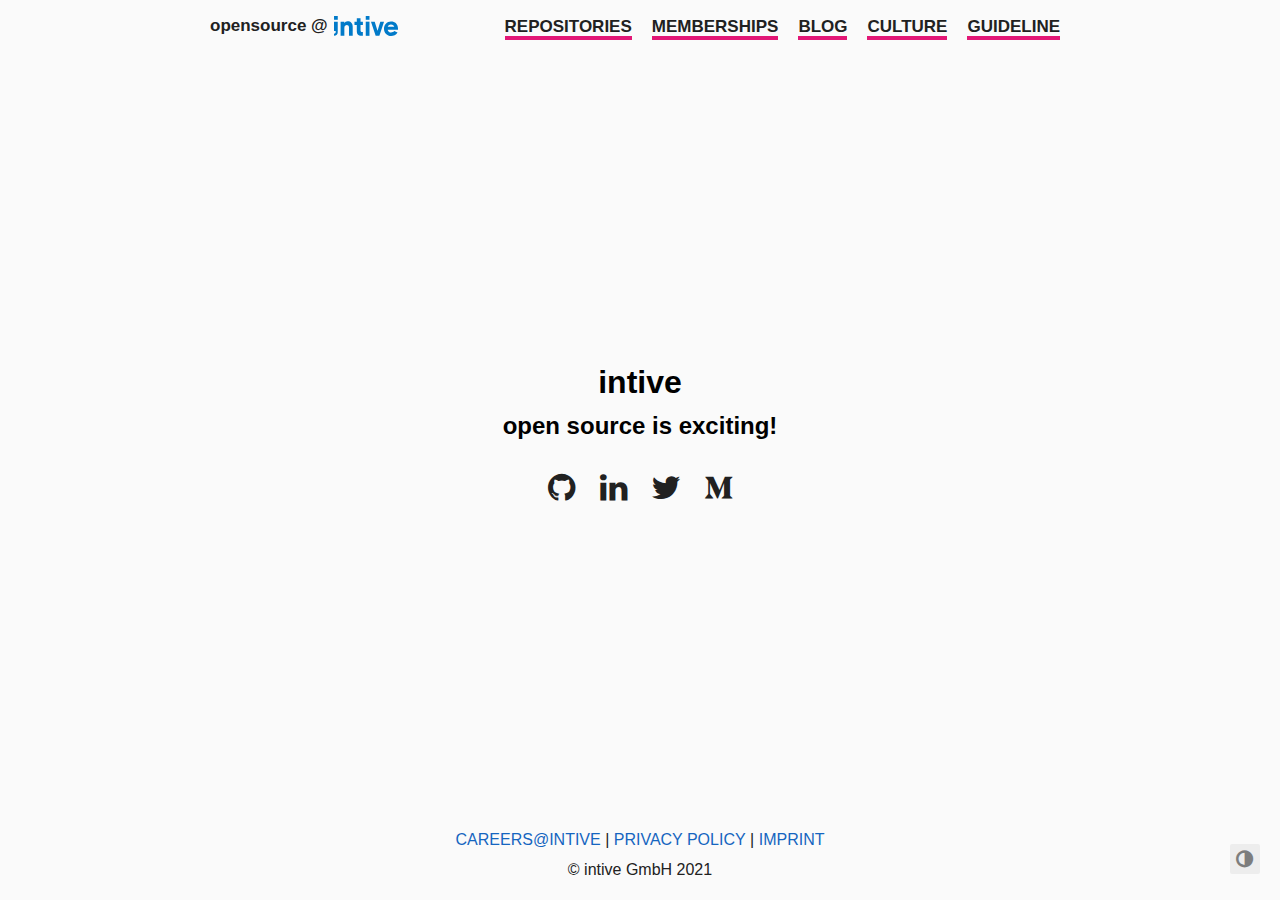
<file: index.html>
<!DOCTYPE html>
<html lang="en">

  <head>
    <meta charset="utf-8">
    <meta name="viewport" content="width=device-width, initial-scale=1.0">
    <meta http-equiv="Content-Language" content="en">
    <meta name="color-scheme" content="light dark">

    

    <meta name="author" content="intive">
    <meta name="description" content="">
    <meta name="keywords" content="">

    <meta name="twitter:card" content="summary"/>
<meta name="twitter:title" content="intive opensource"/>
<meta name="twitter:description" content=""/>

    <meta property="og:title" content="intive opensource" />
<meta property="og:description" content="" />
<meta property="og:type" content="website" />
<meta property="og:url" content="https://opensource.intive.com/" />



    <title>intive opensource</title>

    
      <link rel="canonical" href="https://opensource.intive.com/">
    

    <link rel="preload" href="/fonts/forkawesome-webfont.woff2?v=1.2.0" as="font" type="font/woff2" crossorigin>

    
      
      
      <link rel="stylesheet" href="/css/coder.min.287576dc7926cbf522dc999f98616d058665de7edcb1a9e9caa2b0550c433c03.css" integrity="sha256-KHV23Hkmy/Ui3JmfmGFtBYZl3n7csanpyqKwVQxDPAM=" crossorigin="anonymous" media="screen" />
    

    

    
      
        
        
        <link rel="stylesheet" href="/css/coder-dark.min.aa883b9ce35a8ff4a2a5008619005175e842bb18a8a9f9cc2bbcf44dab2d91fa.css" integrity="sha256-qog7nONaj/SipQCGGQBRdehCuxioqfnMK7z0Tastkfo=" crossorigin="anonymous" media="screen" />
      
    

    

    

    <link rel="icon" type="image/png" href="/images/favicon-32x32.png" sizes="32x32">
    <link rel="icon" type="image/png" href="/images/favicon-16x16.png" sizes="16x16">

    <link rel="apple-touch-icon" href="/images/apple-touch-icon.png">
    <link rel="apple-touch-icon" sizes="180x180" href="/images/apple-touch-icon.png">

    <link rel="alternate" type="application/rss+xml" href="/index.xml" title="intive opensource" />
    

    <meta name="generator" content="Hugo 0.89.0" />
  </head>

  
  
    
  
  <body class="preload-transitions colorscheme-auto"
        onload=""
  >
    
<div class="float-container">
    <a id="dark-mode-toggle" class="colorscheme-toggle">
        <i class="fa fa-adjust fa-fw" aria-hidden="true"></i>
    </a>
</div>


    <main class="wrapper">
      <nav class="navigation">
  <section class="container">
    <a style="display: flex; align-items:center; float: left" href="/">
      <span style="padding-right: 6px">opensource @</span>
      <img alt="intive logo" src="/images/intive_logo_blue.svg" height="20px">
    </a>




    
      <input type="checkbox" id="menu-toggle" />
      <label class="menu-button float-right" for="menu-toggle">
        <i class="fa fa-bars fa-fw" aria-hidden="true"></i>
      </label>
      <ul class="navigation-list">
        
          
            <li class="navigation-item">
              <a class="navigation-link" href="/repositories/">REPOSITORIES</a>
            </li>
          
            <li class="navigation-item">
              <a class="navigation-link" href="/memberships/">MEMBERSHIPS</a>
            </li>
          
            <li class="navigation-item">
              <a class="navigation-link" href="https://intive.com/insights/">BLOG</a>
            </li>
          
            <li class="navigation-item">
              <a class="navigation-link" href="https://intive.com/careers/cultureblog">CULTURE</a>
            </li>
          
            <li class="navigation-item">
              <a class="navigation-link" href="/guideline">GUIDELINE</a>
            </li>
          
        
        
      </ul>
    
  </section>
</nav>


      <div class="content">
        
  <section class="container centered">
  <div class="about">
    
    
    <h1>intive</h1>
    
    <h2>open source is exciting!</h2>
    
    
    <ul>
      
        
          <li>
            <a href="https://github.com/intive" aria-label="Github"   >
              <i class="fa fa-github" aria-hidden="true"></i>
            </a>
          </li>
        
      
        
          <li>
            <a href="https://www.linkedin.com/company/intive/" aria-label="LinkedIn"   >
              <i class="fa fa-linkedin" aria-hidden="true"></i>
            </a>
          </li>
        
      
        
          <li>
            <a href="https://twitter.com/intive" aria-label="Twitter"   >
              <i class="fa fa-twitter" aria-hidden="true"></i>
            </a>
          </li>
        
      
        
          <li>
            <a href="https://medium.com/intive-developers" aria-label="Medium"   >
              <i class="fa fa-medium" aria-hidden="true"></i>
            </a>
          </li>
        
      
    </ul>
    
  </div>
</section>


      </div>

      
  <footer class="footer">

    <section class="container">
      <a href="https://intive.com/careers">Careers@intive</a>

        |
      <a href="https://intive.com/privacy-policy">Privacy Policy</a>
        |
      <a href="https://intive.com/imprint">Imprint</a>
    </section>
    <section class="container">
      
      
        ©
        
         intive  GmbH
        2021
      
      
      
    </section>
  </footer>


    </main>

    
      
      <script src="/js/coder.min.03b17769f4f91ae35667e1f2a1ca8c16f50562576cf90ff32b3179926914daa5.js" integrity="sha256-A7F3afT5GuNWZ&#43;HyocqMFvUFYlds&#43;Q/zKzF5kmkU2qU="></script>
    

    

    

    

    

    

    

    

    
  </body>

</html>
</file>
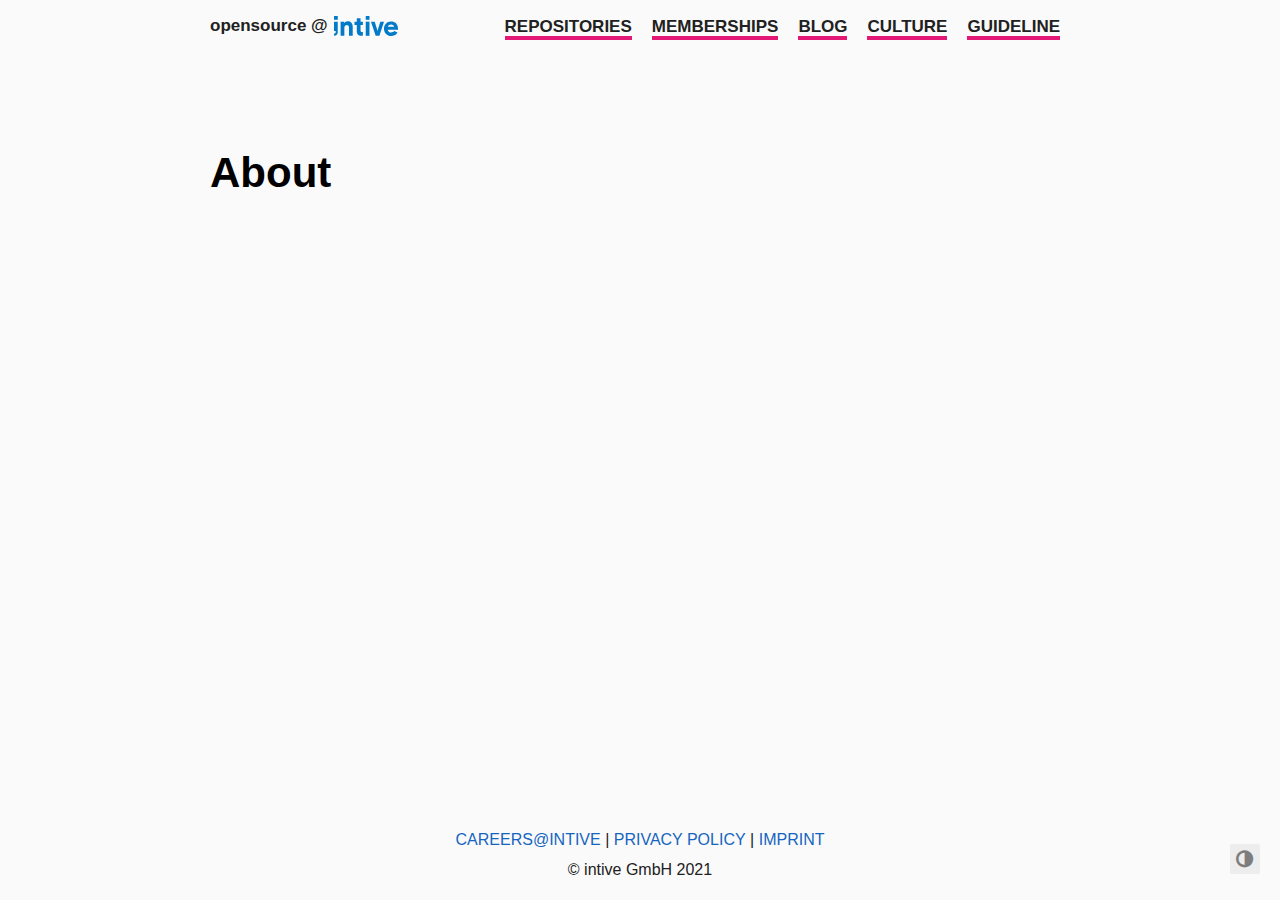
<file: about/index.html>
<!DOCTYPE html>
<html lang="en">

  <head>
    <meta charset="utf-8">
    <meta name="viewport" content="width=device-width, initial-scale=1.0">
    <meta http-equiv="Content-Language" content="en">
    <meta name="color-scheme" content="light dark">

    

    <meta name="author" content="intive">
    <meta name="description" content="">
    <meta name="keywords" content="">

    <meta name="twitter:card" content="summary"/>
<meta name="twitter:title" content="About"/>
<meta name="twitter:description" content=""/>

    <meta property="og:title" content="About" />
<meta property="og:description" content="" />
<meta property="og:type" content="article" />
<meta property="og:url" content="https://opensource.intive.com/about/" /><meta property="article:section" content="" />





    <title>
  About · intive opensource
</title>

    
      <link rel="canonical" href="https://opensource.intive.com/about/">
    

    <link rel="preload" href="/fonts/forkawesome-webfont.woff2?v=1.2.0" as="font" type="font/woff2" crossorigin>

    
      
      
      <link rel="stylesheet" href="/css/coder.min.287576dc7926cbf522dc999f98616d058665de7edcb1a9e9caa2b0550c433c03.css" integrity="sha256-KHV23Hkmy/Ui3JmfmGFtBYZl3n7csanpyqKwVQxDPAM=" crossorigin="anonymous" media="screen" />
    

    

    
      
        
        
        <link rel="stylesheet" href="/css/coder-dark.min.aa883b9ce35a8ff4a2a5008619005175e842bb18a8a9f9cc2bbcf44dab2d91fa.css" integrity="sha256-qog7nONaj/SipQCGGQBRdehCuxioqfnMK7z0Tastkfo=" crossorigin="anonymous" media="screen" />
      
    

    

    

    <link rel="icon" type="image/png" href="/images/favicon-32x32.png" sizes="32x32">
    <link rel="icon" type="image/png" href="/images/favicon-16x16.png" sizes="16x16">

    <link rel="apple-touch-icon" href="/images/apple-touch-icon.png">
    <link rel="apple-touch-icon" sizes="180x180" href="/images/apple-touch-icon.png">

    

    <meta name="generator" content="Hugo 0.89.0" />
  </head>

  
  
    
  
  <body class="preload-transitions colorscheme-auto"
        onload=""
  >
    
<div class="float-container">
    <a id="dark-mode-toggle" class="colorscheme-toggle">
        <i class="fa fa-adjust fa-fw" aria-hidden="true"></i>
    </a>
</div>


    <main class="wrapper">
      <nav class="navigation">
  <section class="container">
    <a style="display: flex; align-items:center; float: left" href="/">
      <span style="padding-right: 6px">opensource @</span>
      <img alt="intive logo" src="/images/intive_logo_blue.svg" height="20px">
    </a>




    
      <input type="checkbox" id="menu-toggle" />
      <label class="menu-button float-right" for="menu-toggle">
        <i class="fa fa-bars fa-fw" aria-hidden="true"></i>
      </label>
      <ul class="navigation-list">
        
          
            <li class="navigation-item">
              <a class="navigation-link" href="/repositories/">REPOSITORIES</a>
            </li>
          
            <li class="navigation-item">
              <a class="navigation-link" href="/memberships/">MEMBERSHIPS</a>
            </li>
          
            <li class="navigation-item">
              <a class="navigation-link" href="https://intive.com/insights/">BLOG</a>
            </li>
          
            <li class="navigation-item">
              <a class="navigation-link" href="https://intive.com/careers/cultureblog">CULTURE</a>
            </li>
          
            <li class="navigation-item">
              <a class="navigation-link" href="/guideline">GUIDELINE</a>
            </li>
          
        
        
      </ul>
    
  </section>
</nav>


      <div class="content">
        
  <section class="container page">
  <article>
    <header>
      <h1 class="title">
        <a class="title-link" href="https://opensource.intive.com/about/">
          About
        </a>
      </h1>
    </header>

    
  </article>
</section>

  

      </div>

      
  <footer class="footer">

    <section class="container">
      <a href="https://intive.com/careers">Careers@intive</a>

        |
      <a href="https://intive.com/privacy-policy">Privacy Policy</a>
        |
      <a href="https://intive.com/imprint">Imprint</a>
    </section>
    <section class="container">
      
      
        ©
        
         intive  GmbH
        2021
      
      
      
    </section>
  </footer>


    </main>

    
      
      <script src="/js/coder.min.03b17769f4f91ae35667e1f2a1ca8c16f50562576cf90ff32b3179926914daa5.js" integrity="sha256-A7F3afT5GuNWZ&#43;HyocqMFvUFYlds&#43;Q/zKzF5kmkU2qU="></script>
    

    

    

    

    

    

    

    

    
  </body>

</html>
</file>
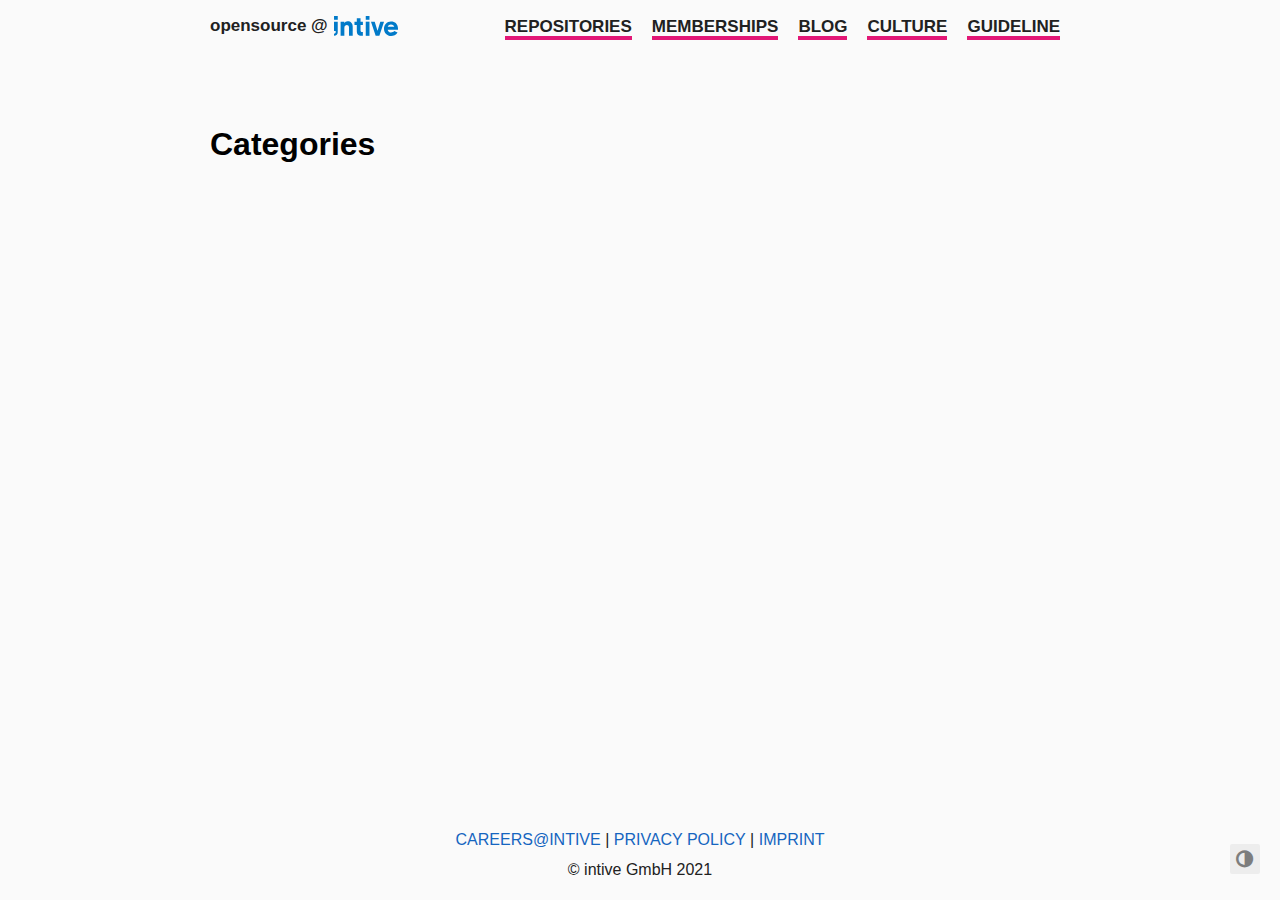
<file: categories/index.html>
<!DOCTYPE html>
<html lang="en">

  <head>
    <meta charset="utf-8">
    <meta name="viewport" content="width=device-width, initial-scale=1.0">
    <meta http-equiv="Content-Language" content="en">
    <meta name="color-scheme" content="light dark">

    

    <meta name="author" content="intive">
    <meta name="description" content="">
    <meta name="keywords" content="">

    <meta name="twitter:card" content="summary"/>
<meta name="twitter:title" content="Categories"/>
<meta name="twitter:description" content=""/>

    <meta property="og:title" content="Categories" />
<meta property="og:description" content="" />
<meta property="og:type" content="website" />
<meta property="og:url" content="https://opensource.intive.com/categories/" />



    <title>Categories · intive opensource</title>

    
      <link rel="canonical" href="https://opensource.intive.com/categories/">
    

    <link rel="preload" href="/fonts/forkawesome-webfont.woff2?v=1.2.0" as="font" type="font/woff2" crossorigin>

    
      
      
      <link rel="stylesheet" href="/css/coder.min.287576dc7926cbf522dc999f98616d058665de7edcb1a9e9caa2b0550c433c03.css" integrity="sha256-KHV23Hkmy/Ui3JmfmGFtBYZl3n7csanpyqKwVQxDPAM=" crossorigin="anonymous" media="screen" />
    

    

    
      
        
        
        <link rel="stylesheet" href="/css/coder-dark.min.aa883b9ce35a8ff4a2a5008619005175e842bb18a8a9f9cc2bbcf44dab2d91fa.css" integrity="sha256-qog7nONaj/SipQCGGQBRdehCuxioqfnMK7z0Tastkfo=" crossorigin="anonymous" media="screen" />
      
    

    

    

    <link rel="icon" type="image/png" href="/images/favicon-32x32.png" sizes="32x32">
    <link rel="icon" type="image/png" href="/images/favicon-16x16.png" sizes="16x16">

    <link rel="apple-touch-icon" href="/images/apple-touch-icon.png">
    <link rel="apple-touch-icon" sizes="180x180" href="/images/apple-touch-icon.png">

    <link rel="alternate" type="application/rss+xml" href="/categories/index.xml" title="intive opensource" />
    

    <meta name="generator" content="Hugo 0.89.0" />
  </head>

  
  
    
  
  <body class="preload-transitions colorscheme-auto"
        onload=""
  >
    
<div class="float-container">
    <a id="dark-mode-toggle" class="colorscheme-toggle">
        <i class="fa fa-adjust fa-fw" aria-hidden="true"></i>
    </a>
</div>


    <main class="wrapper">
      <nav class="navigation">
  <section class="container">
    <a style="display: flex; align-items:center; float: left" href="/">
      <span style="padding-right: 6px">opensource @</span>
      <img alt="intive logo" src="/images/intive_logo_blue.svg" height="20px">
    </a>




    
      <input type="checkbox" id="menu-toggle" />
      <label class="menu-button float-right" for="menu-toggle">
        <i class="fa fa-bars fa-fw" aria-hidden="true"></i>
      </label>
      <ul class="navigation-list">
        
          
            <li class="navigation-item">
              <a class="navigation-link" href="/repositories/">REPOSITORIES</a>
            </li>
          
            <li class="navigation-item">
              <a class="navigation-link" href="/memberships/">MEMBERSHIPS</a>
            </li>
          
            <li class="navigation-item">
              <a class="navigation-link" href="https://intive.com/insights/">BLOG</a>
            </li>
          
            <li class="navigation-item">
              <a class="navigation-link" href="https://intive.com/careers/cultureblog">CULTURE</a>
            </li>
          
            <li class="navigation-item">
              <a class="navigation-link" href="/guideline">GUIDELINE</a>
            </li>
          
        
        
      </ul>
    
  </section>
</nav>


      <div class="content">
        
  <section class="container taxonomy">
  <h1 class="title">
    <a class="title-link" href="https://opensource.intive.com/categories/">Categories</a>
  </h1>
  
  <ul>
    
    
  </ul>
</section>


      </div>

      
  <footer class="footer">

    <section class="container">
      <a href="https://intive.com/careers">Careers@intive</a>

        |
      <a href="https://intive.com/privacy-policy">Privacy Policy</a>
        |
      <a href="https://intive.com/imprint">Imprint</a>
    </section>
    <section class="container">
      
      
        ©
        
         intive  GmbH
        2021
      
      
      
    </section>
  </footer>


    </main>

    
      
      <script src="/js/coder.min.03b17769f4f91ae35667e1f2a1ca8c16f50562576cf90ff32b3179926914daa5.js" integrity="sha256-A7F3afT5GuNWZ&#43;HyocqMFvUFYlds&#43;Q/zKzF5kmkU2qU="></script>
    

    

    

    

    

    

    

    

    
  </body>

</html>
</file>
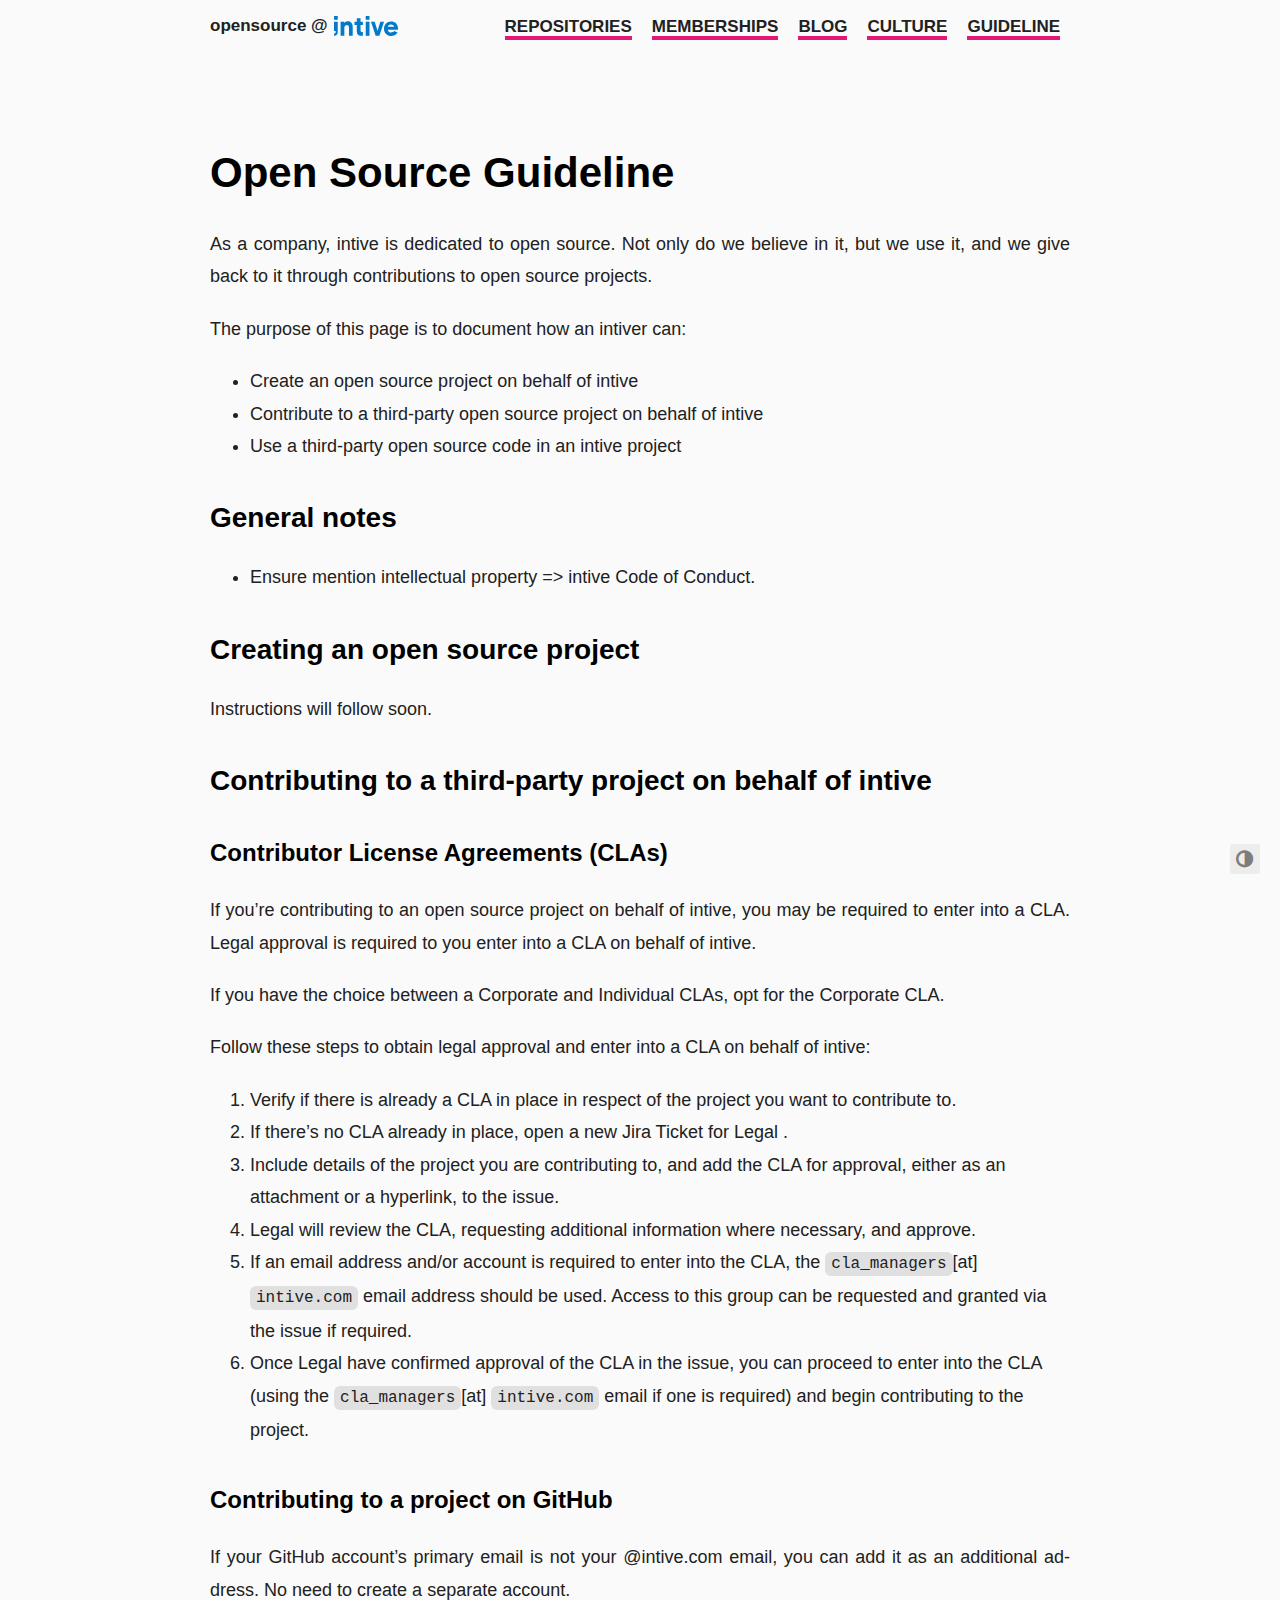
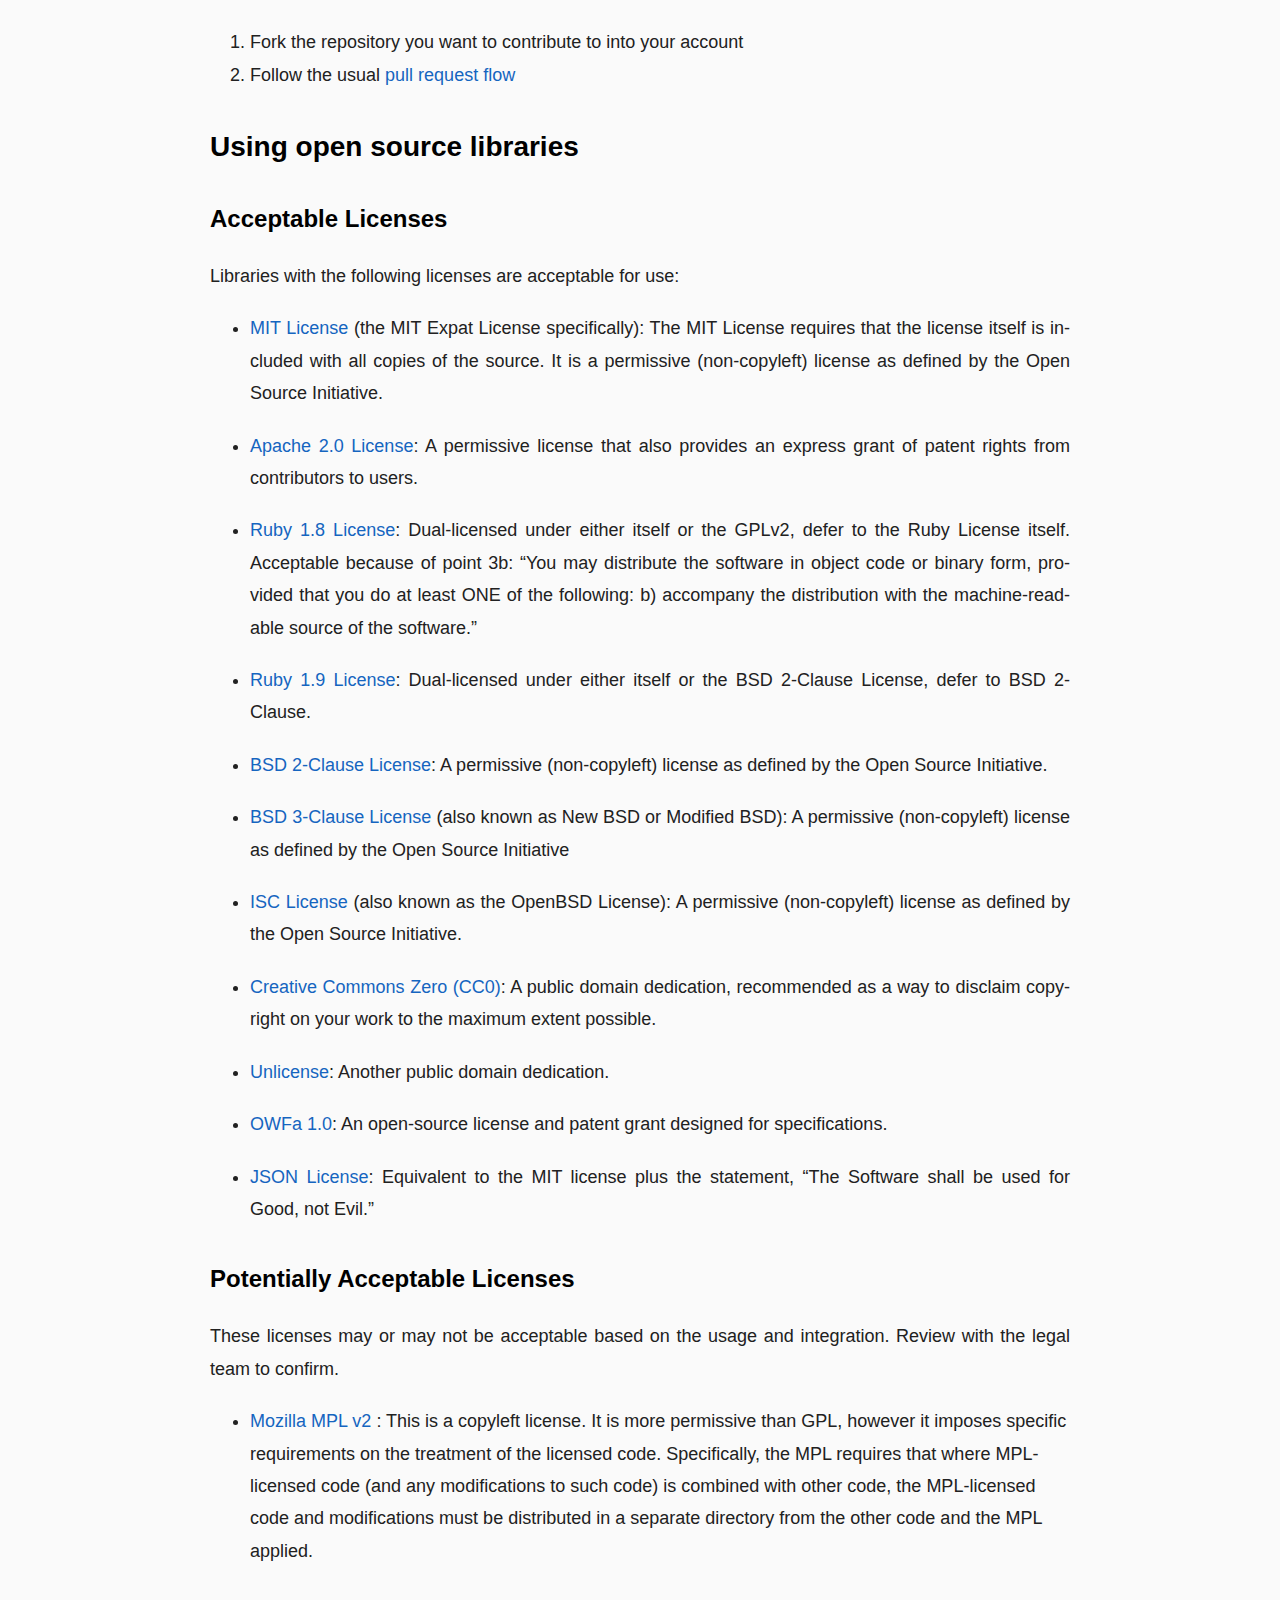
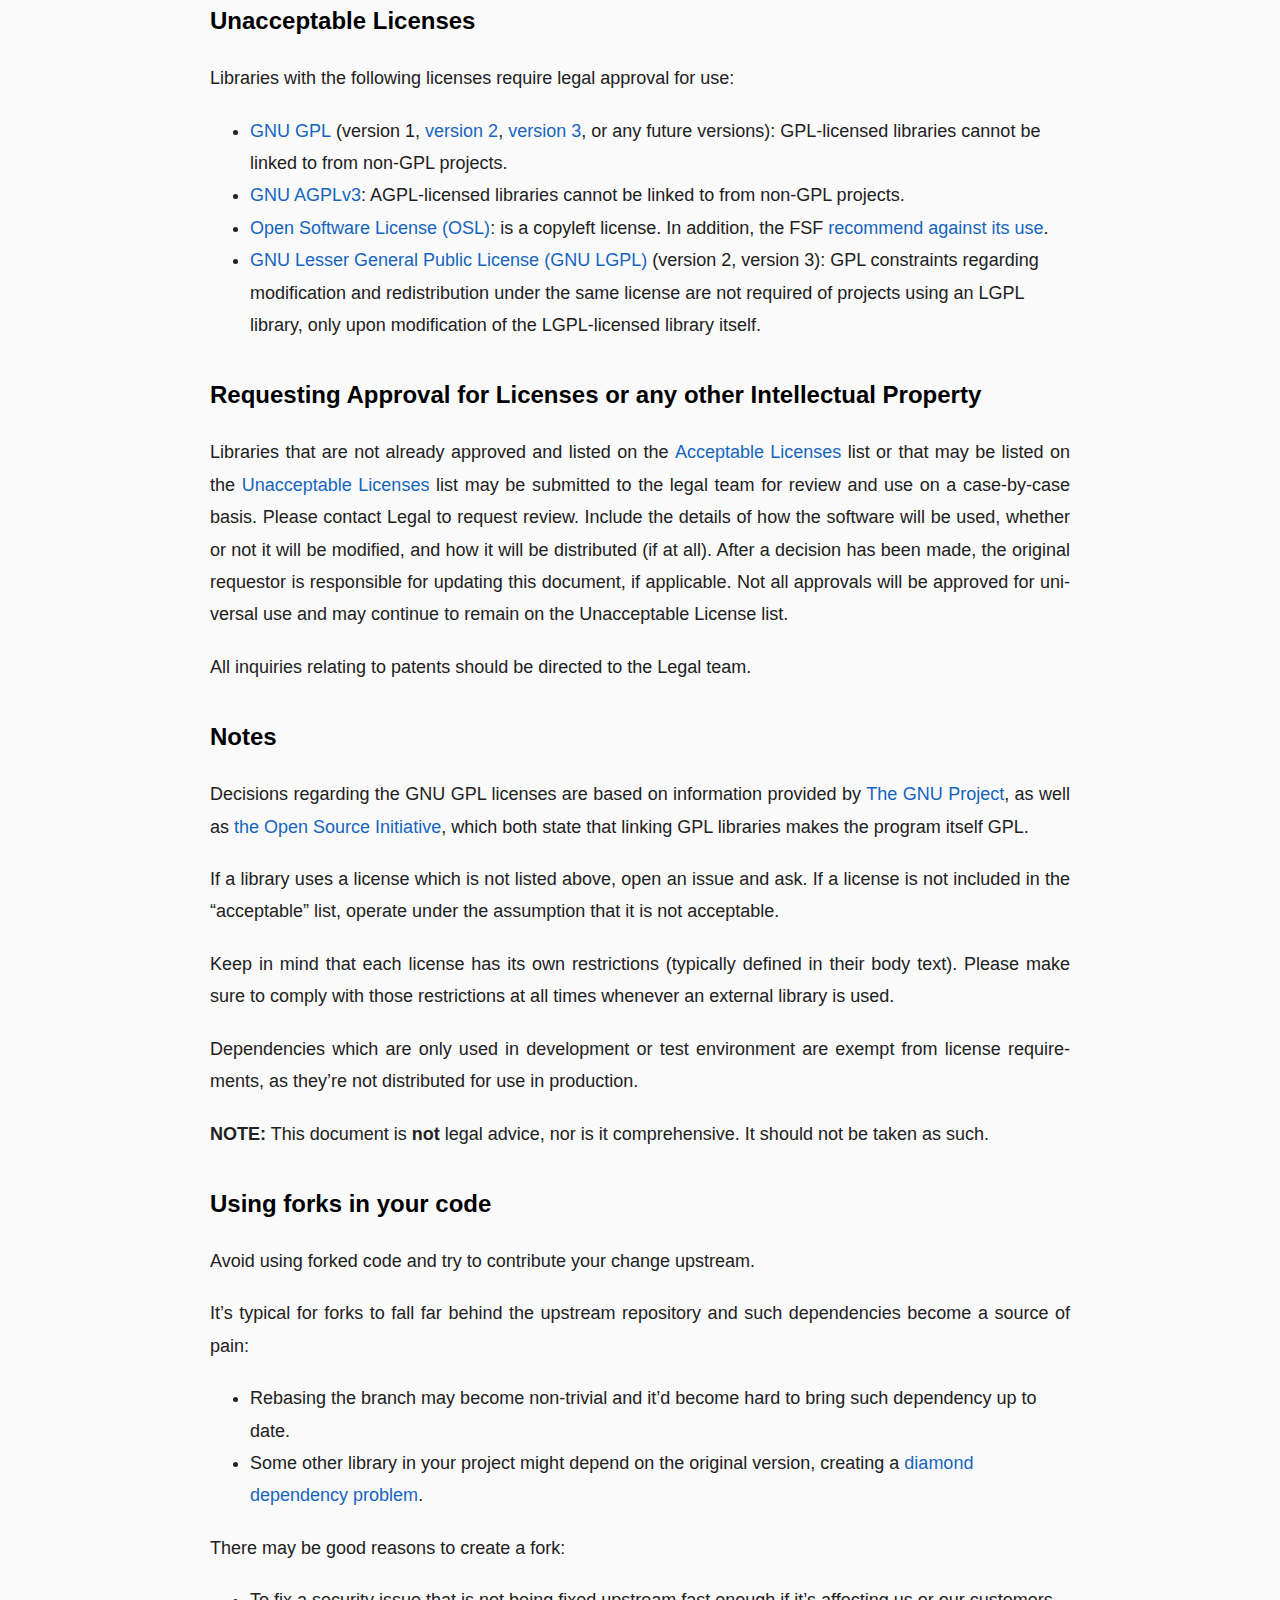
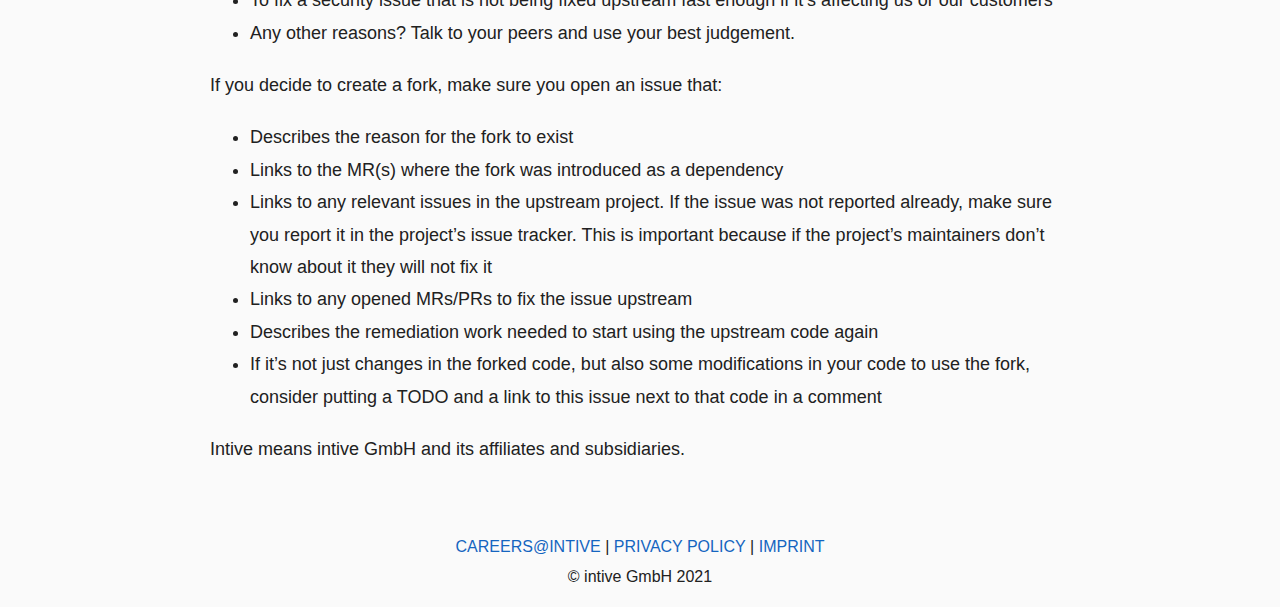
<file: guideline/index.html>
<!DOCTYPE html>
<html lang="en">

  <head>
    <meta charset="utf-8">
    <meta name="viewport" content="width=device-width, initial-scale=1.0">
    <meta http-equiv="Content-Language" content="en">
    <meta name="color-scheme" content="light dark">

    

    <meta name="author" content="intive">
    <meta name="description" content="Open Source is exciting!">
    <meta name="keywords" content="">

    <meta name="twitter:card" content="summary"/>
<meta name="twitter:title" content="Open Source Guideline"/>
<meta name="twitter:description" content="Open Source is exciting!"/>

    <meta property="og:title" content="Open Source Guideline" />
<meta property="og:description" content="Open Source is exciting!" />
<meta property="og:type" content="article" />
<meta property="og:url" content="https://opensource.intive.com/guideline/" /><meta property="article:section" content="" />





    <title>
  Open Source Guideline · intive opensource
</title>

    
      <link rel="canonical" href="https://opensource.intive.com/guideline/">
    

    <link rel="preload" href="/fonts/forkawesome-webfont.woff2?v=1.2.0" as="font" type="font/woff2" crossorigin>

    
      
      
      <link rel="stylesheet" href="/css/coder.min.287576dc7926cbf522dc999f98616d058665de7edcb1a9e9caa2b0550c433c03.css" integrity="sha256-KHV23Hkmy/Ui3JmfmGFtBYZl3n7csanpyqKwVQxDPAM=" crossorigin="anonymous" media="screen" />
    

    

    
      
        
        
        <link rel="stylesheet" href="/css/coder-dark.min.aa883b9ce35a8ff4a2a5008619005175e842bb18a8a9f9cc2bbcf44dab2d91fa.css" integrity="sha256-qog7nONaj/SipQCGGQBRdehCuxioqfnMK7z0Tastkfo=" crossorigin="anonymous" media="screen" />
      
    

    

    

    <link rel="icon" type="image/png" href="/images/favicon-32x32.png" sizes="32x32">
    <link rel="icon" type="image/png" href="/images/favicon-16x16.png" sizes="16x16">

    <link rel="apple-touch-icon" href="/images/apple-touch-icon.png">
    <link rel="apple-touch-icon" sizes="180x180" href="/images/apple-touch-icon.png">

    

    <meta name="generator" content="Hugo 0.89.0" />
  </head>

  
  
    
  
  <body class="preload-transitions colorscheme-auto"
        onload=""
  >
    
<div class="float-container">
    <a id="dark-mode-toggle" class="colorscheme-toggle">
        <i class="fa fa-adjust fa-fw" aria-hidden="true"></i>
    </a>
</div>


    <main class="wrapper">
      <nav class="navigation">
  <section class="container">
    <a style="display: flex; align-items:center; float: left" href="/">
      <span style="padding-right: 6px">opensource @</span>
      <img alt="intive logo" src="/images/intive_logo_blue.svg" height="20px">
    </a>




    
      <input type="checkbox" id="menu-toggle" />
      <label class="menu-button float-right" for="menu-toggle">
        <i class="fa fa-bars fa-fw" aria-hidden="true"></i>
      </label>
      <ul class="navigation-list">
        
          
            <li class="navigation-item">
              <a class="navigation-link" href="/repositories/">REPOSITORIES</a>
            </li>
          
            <li class="navigation-item">
              <a class="navigation-link" href="/memberships/">MEMBERSHIPS</a>
            </li>
          
            <li class="navigation-item">
              <a class="navigation-link" href="https://intive.com/insights/">BLOG</a>
            </li>
          
            <li class="navigation-item">
              <a class="navigation-link" href="https://intive.com/careers/cultureblog">CULTURE</a>
            </li>
          
            <li class="navigation-item">
              <a class="navigation-link" href="/guideline">GUIDELINE</a>
            </li>
          
        
        
      </ul>
    
  </section>
</nav>


      <div class="content">
        
  <section class="container page">
  <article>
    <header>
      <h1 class="title">
        <a class="title-link" href="https://opensource.intive.com/guideline/">
          Open Source Guideline
        </a>
      </h1>
    </header>

    <p>As a company, intive is dedicated to open source. Not only do we believe in it, but we use it, and we give back to it through contributions to open source projects.</p>
<p>The purpose of this page is to document how an intiver  can:</p>
<ul>
<li>Create an open source project on behalf of intive</li>
<li>Contribute to a third-party open source project on behalf of intive</li>
<li>Use a third-party open source code in an intive project</li>
</ul>
<h2 id="general-notes">
  General notes
  <a class="heading-link" href="#general-notes">
    <i class="fa fa-link" aria-hidden="true"></i>
  </a>
</h2>
<ul>
<li>Ensure mention intellectual property =&gt; intive Code of Conduct.</li>
</ul>
<h2 id="creating-an-open-source-project">
  Creating an open source project
  <a class="heading-link" href="#creating-an-open-source-project">
    <i class="fa fa-link" aria-hidden="true"></i>
  </a>
</h2>
<p>Instructions will follow soon.</p>
<h2 id="contributing-to-a-third-party-project-on-behalf-of-intive">
  Contributing to a third-party project on behalf of intive
  <a class="heading-link" href="#contributing-to-a-third-party-project-on-behalf-of-intive">
    <i class="fa fa-link" aria-hidden="true"></i>
  </a>
</h2>
<h3 id="contributor-license-agreements-clas">
  Contributor License Agreements (CLAs)
  <a class="heading-link" href="#contributor-license-agreements-clas">
    <i class="fa fa-link" aria-hidden="true"></i>
  </a>
</h3>
<p>If you’re contributing to an open source project on behalf of intive, you may be required to enter into a CLA. Legal approval is required to you enter into a CLA on behalf of intive.</p>
<p>If you have the choice between a Corporate and Individual CLAs, opt for the Corporate CLA.</p>
<p>Follow these steps to obtain legal approval and enter into a CLA on behalf of intive:</p>
<ol>
<li>Verify if there is already a CLA in place in respect of the project you want to contribute to.</li>
<li>If there’s no CLA already in place,  open a new Jira Ticket for Legal .</li>
<li>Include details of the project you are contributing to, and add the CLA for approval, either as an attachment or a hyperlink, to the issue.</li>
<li>Legal will review the CLA, requesting additional information where necessary, and approve.</li>
<li>If an email address and/or account is required to enter into the CLA, the <code>cla_managers</code>[at] <code>intive.com</code> email address should be used. Access to this group can be requested and granted via the issue if required.</li>
<li>Once Legal have confirmed approval of the CLA in the issue, you can proceed to enter into the CLA (using the <code>cla_managers</code>[at] <code>intive.com</code> email if one is required) and begin contributing to the project.</li>
</ol>
<h3 id="contributing-to-a-project-on-github">
  Contributing to a project on GitHub
  <a class="heading-link" href="#contributing-to-a-project-on-github">
    <i class="fa fa-link" aria-hidden="true"></i>
  </a>
</h3>
<p>If your GitHub account’s primary email is not your @intive.com email, you can add it as an additional address. No need to create a separate account.</p>
<ol>
<li>Fork the repository you want to contribute to into your account</li>
<li>Follow the usual <a href="https://help.github.com/en/github/collaborating-with-issues-and-pull-requests/creating-a-pull-request-from-a-fork">pull request flow</a></li>
</ol>
<h2 id="using-open-source-libraries">
  Using open source libraries
  <a class="heading-link" href="#using-open-source-libraries">
    <i class="fa fa-link" aria-hidden="true"></i>
  </a>
</h2>
<h3 id="acceptable-licenses">
  Acceptable Licenses
  <a class="heading-link" href="#acceptable-licenses">
    <i class="fa fa-link" aria-hidden="true"></i>
  </a>
</h3>
<p>Libraries with the following licenses are acceptable for use:</p>
<ul>
<li>
<p><a href="https://choosealicense.com/licenses/mit/">MIT License</a> (the MIT Expat License specifically): The MIT License requires that the license itself is included with all copies of the source. It is a permissive (non-copyleft) license as defined by the Open Source Initiative.</p>
</li>
<li>
<p><a href="https://choosealicense.com/licenses/apache-2.0/">Apache 2.0 License</a>: A permissive license that also provides an express grant of patent rights from contributors to users.</p>
</li>
<li>
<p><a href="https://github.com/ruby/ruby/blob/ruby_1_8_6/COPYING">Ruby 1.8 License</a>: Dual-licensed under either itself or the GPLv2, defer to the Ruby License itself. Acceptable because of point 3b: “You may distribute the software in object code or binary form, provided that you do at least ONE of the following: b) accompany the distribution with the machine-readable source of the software.”</p>
</li>
<li>
<p><a href="https://www.ruby-lang.org/en/about/license.txt">Ruby 1.9 License</a>: Dual-licensed under either itself or the BSD 2-Clause License, defer to BSD 2-Clause.</p>
</li>
<li>
<p><a href="https://opensource.org/licenses/BSD-2-Clause">BSD 2-Clause License</a>: A permissive (non-copyleft) license as defined by the Open Source Initiative.</p>
</li>
<li>
<p><a href="https://opensource.org/licenses/BSD-3-Clause">BSD 3-Clause License</a> (also known as New BSD or Modified BSD): A permissive (non-copyleft) license as defined by the Open Source Initiative</p>
</li>
<li>
<p><a href="https://opensource.org/licenses/ISC">ISC License</a> (also known as the OpenBSD License): A permissive (non-copyleft) license as defined by the Open Source Initiative.</p>
</li>
<li>
<p><a href="https://creativecommons.org/publicdomain/zero/1.0/">Creative Commons Zero (CC0)</a>: A public domain dedication, recommended as a way to disclaim copyright on your work to the maximum extent possible.</p>
</li>
<li>
<p><a href="https://unlicense.org">Unlicense</a>: Another public domain dedication.</p>
</li>
<li>
<p><a href="http://www.openwebfoundation.org/legal/the-owf-1-0-agreements/owfa-1-0">OWFa 1.0</a>: An open-source license and patent grant designed for specifications.</p>
</li>
<li>
<p><a href="https://www.json.org/license.html">JSON License</a>: Equivalent to the MIT license plus the statement, “The Software shall be used for Good, not Evil.”</p>
</li>
</ul>
<h3 id="potentially-acceptable-licenses">
  Potentially Acceptable Licenses
  <a class="heading-link" href="#potentially-acceptable-licenses">
    <i class="fa fa-link" aria-hidden="true"></i>
  </a>
</h3>
<p>These licenses may or may not be acceptable based on the usage and integration.  Review with the legal team to confirm.</p>
<ul>
<li><a href="https://www.mozilla.org/en-US/MPL/2.0/">Mozilla MPL v2</a> : This is a copyleft license.  It is more permissive than GPL, however it imposes specific requirements on the treatment of the licensed code. Specifically, the MPL requires that where MPL-licensed code (and any modifications to such code) is combined with other code, the MPL-licensed code and modifications must be distributed in a separate directory from the other code and the MPL applied.</li>
</ul>
<h3 id="unacceptable-licenses">
  Unacceptable Licenses
  <a class="heading-link" href="#unacceptable-licenses">
    <i class="fa fa-link" aria-hidden="true"></i>
  </a>
</h3>
<p>Libraries with the following licenses require legal approval for use:</p>
<ul>
<li><a href="https://choosealicense.com/licenses/gpl-3.0/">GNU GPL</a> (version 1, <a href="http://www.gnu.org/licenses/gpl-2.0.txt">version 2</a>, <a href="http://www.gnu.org/licenses/gpl-3.0.txt">version 3</a>, or any future versions): GPL-licensed libraries cannot be linked to from non-GPL projects.</li>
<li><a href="https://choosealicense.com/licenses/agpl-3.0/">GNU AGPLv3</a>: AGPL-licensed libraries cannot be linked to from non-GPL projects.</li>
<li><a href="https://opensource.org/licenses/OSL-3.0">Open Software License (OSL)</a>: is a copyleft license. In addition, the FSF <a href="https://www.gnu.org/licenses/license-list.en.html#OSL">recommend against its use</a>.</li>
<li><a href="https://choosealicense.com/licenses/lgpl-3.0/">GNU Lesser General Public License (GNU LGPL)</a> (version 2, version 3): GPL constraints regarding modification and redistribution under the same license are not required of projects using an LGPL library, only upon modification of the LGPL-licensed library itself.</li>
</ul>
<h3 id="requesting-approval-for-licenses-or-any-other-intellectual-property">
  Requesting Approval for Licenses or any other Intellectual Property
  <a class="heading-link" href="#requesting-approval-for-licenses-or-any-other-intellectual-property">
    <i class="fa fa-link" aria-hidden="true"></i>
  </a>
</h3>
<p>Libraries that are not already approved and listed on the <a href="#acceptable-licenses">Acceptable Licenses</a> list or that may be listed on the <a href="#unacceptable-licenses">Unacceptable Licenses</a> list may be submitted to the legal team for review and use on a case-by-case basis. Please contact Legal to request review. Include the details of how the software will be used, whether or not it will be modified, and how it will be distributed (if at all). After a decision has been made, the original requestor is responsible for updating this document, if applicable. Not all approvals will be approved for universal use and may continue to remain on the Unacceptable License list.</p>
<p>All inquiries relating to patents should be directed to the Legal team.</p>
<h3 id="notes">
  Notes
  <a class="heading-link" href="#notes">
    <i class="fa fa-link" aria-hidden="true"></i>
  </a>
</h3>
<p>Decisions regarding the GNU GPL licenses are based on information provided by <a href="http://www.gnu.org/licenses/gpl-faq.html#IfLibraryIsGPL">The GNU Project</a>, as well as <a href="https://opensource.org/faq#linking-proprietary-code">the Open Source Initiative</a>, which both state that linking GPL libraries makes the program itself GPL.</p>
<p>If a library uses a license which is not listed above, open an issue and ask. If a license is not included in the “acceptable” list, operate under the assumption that it is not acceptable.</p>
<p>Keep in mind that each license has its own restrictions (typically defined in their body text). Please make sure to comply with those restrictions at all times whenever an external library is used.</p>
<p>Dependencies which are only used in development or test environment are exempt from license requirements, as they’re not distributed for use in production.</p>
<p><strong>NOTE:</strong> This document is <strong>not</strong> legal advice, nor is it comprehensive. It should not be taken as such.</p>
<h3 id="using-forks-in-your-code">
  Using forks in your code
  <a class="heading-link" href="#using-forks-in-your-code">
    <i class="fa fa-link" aria-hidden="true"></i>
  </a>
</h3>
<p>Avoid using forked code and try to contribute your change upstream.</p>
<p>It’s typical for forks to fall far behind the upstream repository and such dependencies become a source of pain:</p>
<ul>
<li>Rebasing the branch may become non-trivial and it’d become hard to bring such dependency up to date.</li>
<li>Some other library in your project might depend on the original version, creating a <a href="https://en.wikipedia.org/wiki/Dependency_hell">diamond dependency problem</a>.</li>
</ul>
<p>There may be good reasons to create a fork:</p>
<ul>
<li>To fix a security issue that is not being fixed upstream fast enough if it’s affecting us or our customers</li>
<li>Any other reasons? Talk to your peers and use your best judgement.</li>
</ul>
<p>If you decide to create a fork, make sure you open an issue that:</p>
<ul>
<li>Describes the reason for the fork to exist</li>
<li>Links to the MR(s) where the fork was introduced as a dependency</li>
<li>Links to any relevant issues in the upstream project. If the issue was not reported already, make sure you report it in the project’s issue tracker. This is important because if the project’s maintainers don’t know about it they will not fix it</li>
<li>Links to any opened MRs/PRs to fix the issue upstream</li>
<li>Describes the remediation work needed to start using the upstream code again</li>
<li>If it’s not just changes in the forked code, but also some modifications in your code to use the fork, consider putting a TODO and a link to this issue next to that code in a comment</li>
</ul>
<p>Intive means intive GmbH and its affiliates and subsidiaries.</p>

  </article>
</section>

  

      </div>

      
  <footer class="footer">

    <section class="container">
      <a href="https://intive.com/careers">Careers@intive</a>

        |
      <a href="https://intive.com/privacy-policy">Privacy Policy</a>
        |
      <a href="https://intive.com/imprint">Imprint</a>
    </section>
    <section class="container">
      
      
        ©
        
         intive  GmbH
        2021
      
      
      
    </section>
  </footer>


    </main>

    
      
      <script src="/js/coder.min.03b17769f4f91ae35667e1f2a1ca8c16f50562576cf90ff32b3179926914daa5.js" integrity="sha256-A7F3afT5GuNWZ&#43;HyocqMFvUFYlds&#43;Q/zKzF5kmkU2qU="></script>
    

    

    

    

    

    

    

    

    
  </body>

</html>
</file>
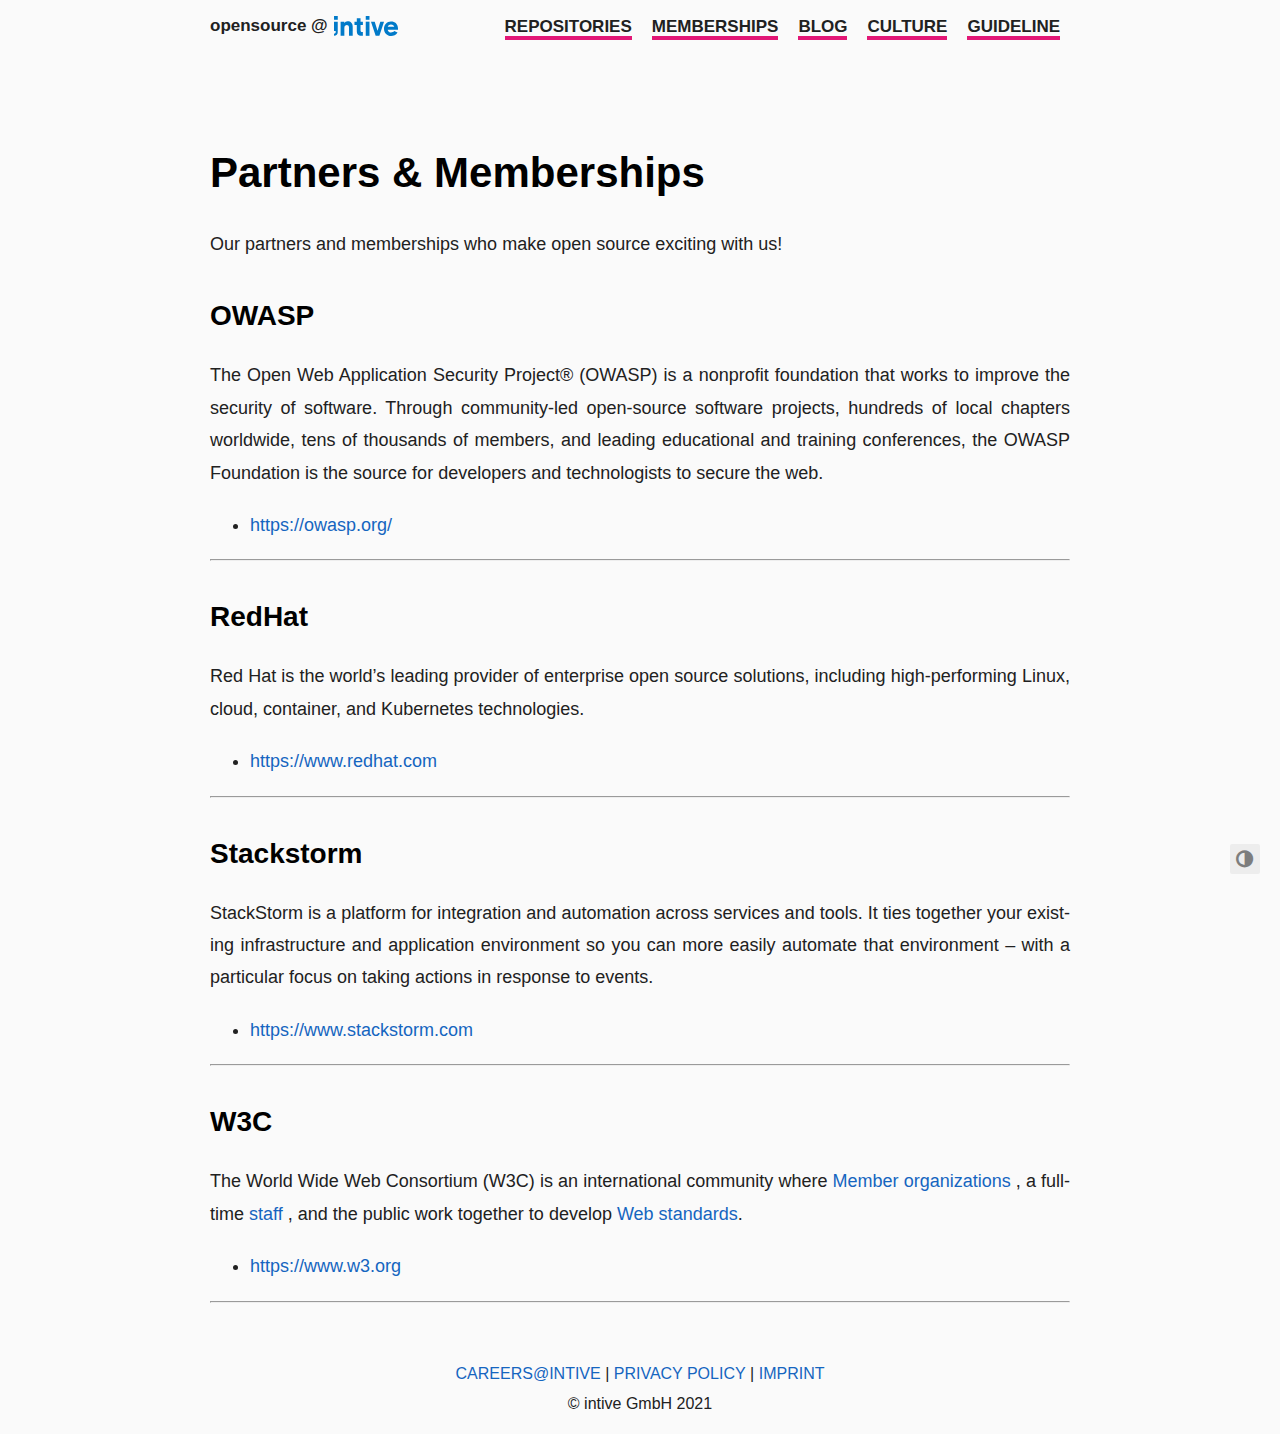
<file: memberships/index.html>
<!DOCTYPE html>
<html lang="en">

  <head>
    <meta charset="utf-8">
    <meta name="viewport" content="width=device-width, initial-scale=1.0">
    <meta http-equiv="Content-Language" content="en">
    <meta name="color-scheme" content="light dark">

    

    <meta name="author" content="intive">
    <meta name="description" content="Our partners and memberships who make open source exciting with us!">
    <meta name="keywords" content="">

    <meta name="twitter:card" content="summary"/>
<meta name="twitter:title" content="Partners &amp; Memberships"/>
<meta name="twitter:description" content="Our partners and memberships who make open source exciting with us!"/>

    <meta property="og:title" content="Partners &amp; Memberships" />
<meta property="og:description" content="Our partners and memberships who make open source exciting with us!" />
<meta property="og:type" content="article" />
<meta property="og:url" content="https://opensource.intive.com/memberships/" /><meta property="article:section" content="" />





    <title>
  Partners &amp; Memberships · intive opensource
</title>

    
      <link rel="canonical" href="https://opensource.intive.com/memberships/">
    

    <link rel="preload" href="/fonts/forkawesome-webfont.woff2?v=1.2.0" as="font" type="font/woff2" crossorigin>

    
      
      
      <link rel="stylesheet" href="/css/coder.min.287576dc7926cbf522dc999f98616d058665de7edcb1a9e9caa2b0550c433c03.css" integrity="sha256-KHV23Hkmy/Ui3JmfmGFtBYZl3n7csanpyqKwVQxDPAM=" crossorigin="anonymous" media="screen" />
    

    

    
      
        
        
        <link rel="stylesheet" href="/css/coder-dark.min.aa883b9ce35a8ff4a2a5008619005175e842bb18a8a9f9cc2bbcf44dab2d91fa.css" integrity="sha256-qog7nONaj/SipQCGGQBRdehCuxioqfnMK7z0Tastkfo=" crossorigin="anonymous" media="screen" />
      
    

    

    

    <link rel="icon" type="image/png" href="/images/favicon-32x32.png" sizes="32x32">
    <link rel="icon" type="image/png" href="/images/favicon-16x16.png" sizes="16x16">

    <link rel="apple-touch-icon" href="/images/apple-touch-icon.png">
    <link rel="apple-touch-icon" sizes="180x180" href="/images/apple-touch-icon.png">

    

    <meta name="generator" content="Hugo 0.89.0" />
  </head>

  
  
    
  
  <body class="preload-transitions colorscheme-auto"
        onload=""
  >
    
<div class="float-container">
    <a id="dark-mode-toggle" class="colorscheme-toggle">
        <i class="fa fa-adjust fa-fw" aria-hidden="true"></i>
    </a>
</div>


    <main class="wrapper">
      <nav class="navigation">
  <section class="container">
    <a style="display: flex; align-items:center; float: left" href="/">
      <span style="padding-right: 6px">opensource @</span>
      <img alt="intive logo" src="/images/intive_logo_blue.svg" height="20px">
    </a>




    
      <input type="checkbox" id="menu-toggle" />
      <label class="menu-button float-right" for="menu-toggle">
        <i class="fa fa-bars fa-fw" aria-hidden="true"></i>
      </label>
      <ul class="navigation-list">
        
          
            <li class="navigation-item">
              <a class="navigation-link" href="/repositories/">REPOSITORIES</a>
            </li>
          
            <li class="navigation-item">
              <a class="navigation-link" href="/memberships/">MEMBERSHIPS</a>
            </li>
          
            <li class="navigation-item">
              <a class="navigation-link" href="https://intive.com/insights/">BLOG</a>
            </li>
          
            <li class="navigation-item">
              <a class="navigation-link" href="https://intive.com/careers/cultureblog">CULTURE</a>
            </li>
          
            <li class="navigation-item">
              <a class="navigation-link" href="/guideline">GUIDELINE</a>
            </li>
          
        
        
      </ul>
    
  </section>
</nav>


      <div class="content">
        
  <section class="container page">
  <article>
    <header>
      <h1 class="title">
        <a class="title-link" href="https://opensource.intive.com/memberships/">
          Partners &amp; Memberships
        </a>
      </h1>
    </header>

    <p>Our partners and memberships who make open source exciting with us!</p>
<h2 id="owasp">
  OWASP
  <a class="heading-link" href="#owasp">
    <i class="fa fa-link" aria-hidden="true"></i>
  </a>
</h2>
<p>The Open Web Application Security Project® (OWASP) is a nonprofit foundation that works to improve the security of software. Through community-led open-source software projects, hundreds of local chapters worldwide, tens of thousands of members, and leading educational and training conferences, the OWASP Foundation is the source for developers and technologists to secure the web.</p>
<ul>
<li><a href="https://owasp.org/">https://owasp.org/</a></li>
</ul>
<hr>
<h2 id="redhat">
  RedHat
  <a class="heading-link" href="#redhat">
    <i class="fa fa-link" aria-hidden="true"></i>
  </a>
</h2>
<p>Red Hat is the world’s leading provider of enterprise open source solutions, including high-performing Linux, cloud, container, and Kubernetes technologies.</p>
<ul>
<li><a href="https://www.redhat.com">https://www.redhat.com</a></li>
</ul>
<hr>
<h2 id="stackstorm">
  Stackstorm
  <a class="heading-link" href="#stackstorm">
    <i class="fa fa-link" aria-hidden="true"></i>
  </a>
</h2>
<p>StackStorm is a platform for integration and automation across services and tools. It ties together your existing infrastructure and application environment so you can more easily automate that environment &ndash; with a particular focus on taking actions in response to events.</p>
<ul>
<li><a href="https://www.stackstorm.com">https://www.stackstorm.com</a></li>
</ul>
<hr>
<h2 id="w3c">
  W3C
  <a class="heading-link" href="#w3c">
    <i class="fa fa-link" aria-hidden="true"></i>
  </a>
</h2>
<p>The World Wide Web Consortium (W3C) is an international community where  <a href="https://www.w3.org/Consortium/Member/List">Member organizations</a> , a full-time  <a href="https://www.w3.org/People/">staff</a> , and the public work together to develop  <a href="https://www.w3.org/standards/">Web standards</a>.</p>
<ul>
<li><a href="https://www.w3.org">https://www.w3.org</a></li>
</ul>
<hr>

  </article>
</section>

  

      </div>

      
  <footer class="footer">

    <section class="container">
      <a href="https://intive.com/careers">Careers@intive</a>

        |
      <a href="https://intive.com/privacy-policy">Privacy Policy</a>
        |
      <a href="https://intive.com/imprint">Imprint</a>
    </section>
    <section class="container">
      
      
        ©
        
         intive  GmbH
        2021
      
      
      
    </section>
  </footer>


    </main>

    
      
      <script src="/js/coder.min.03b17769f4f91ae35667e1f2a1ca8c16f50562576cf90ff32b3179926914daa5.js" integrity="sha256-A7F3afT5GuNWZ&#43;HyocqMFvUFYlds&#43;Q/zKzF5kmkU2qU="></script>
    

    

    

    

    

    

    

    

    
  </body>

</html>
</file>
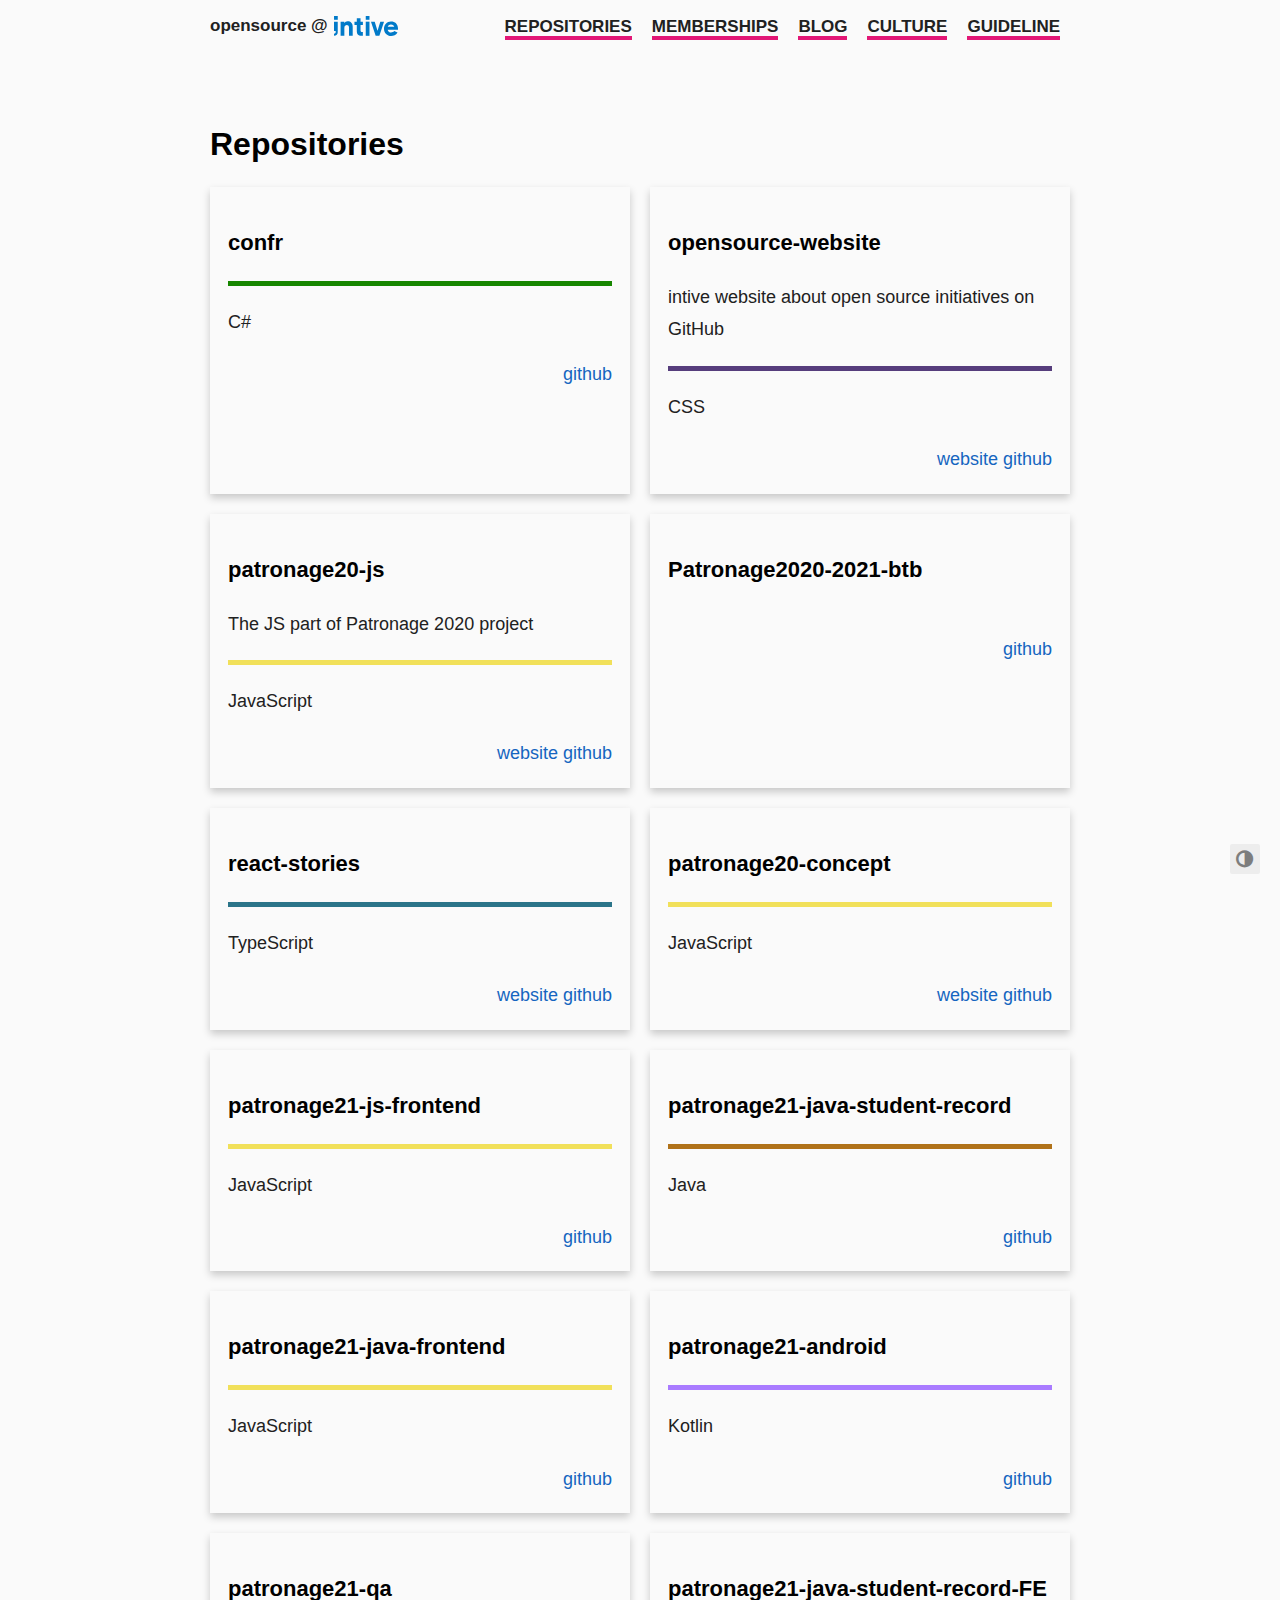
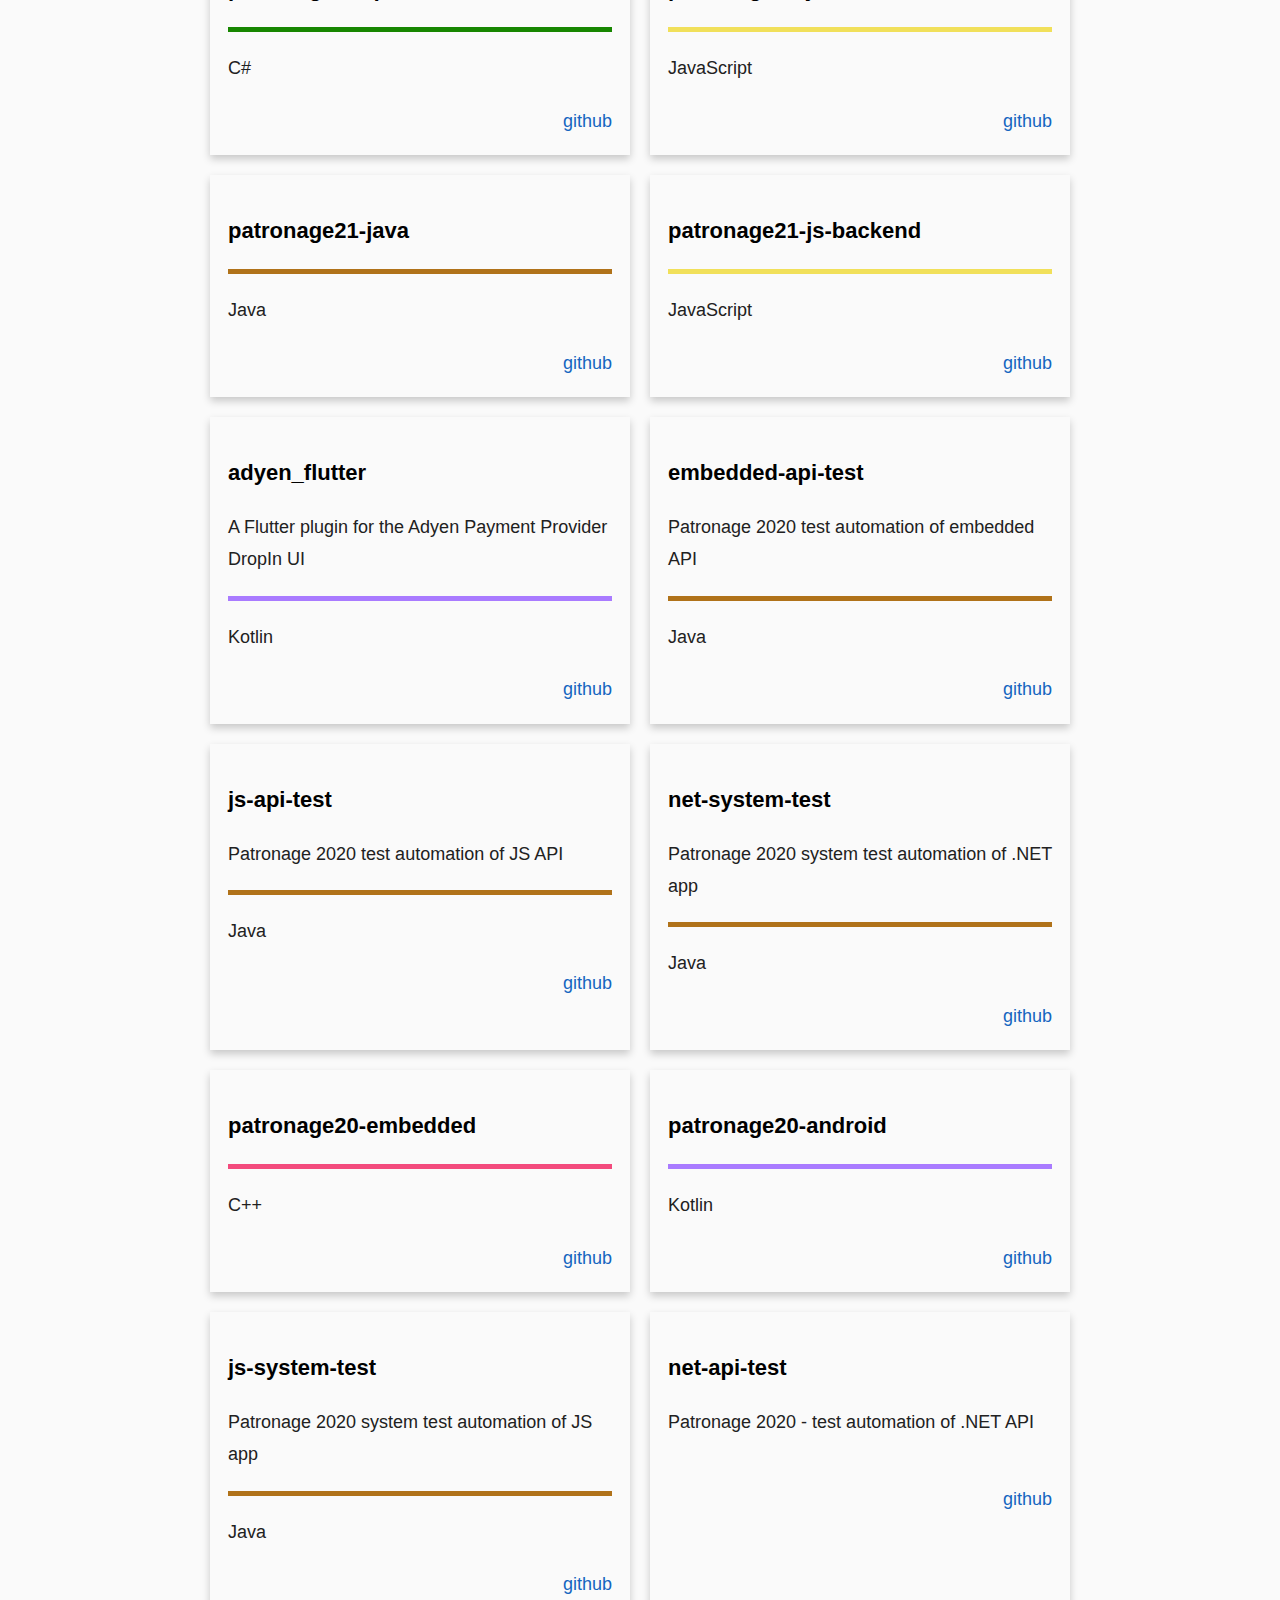
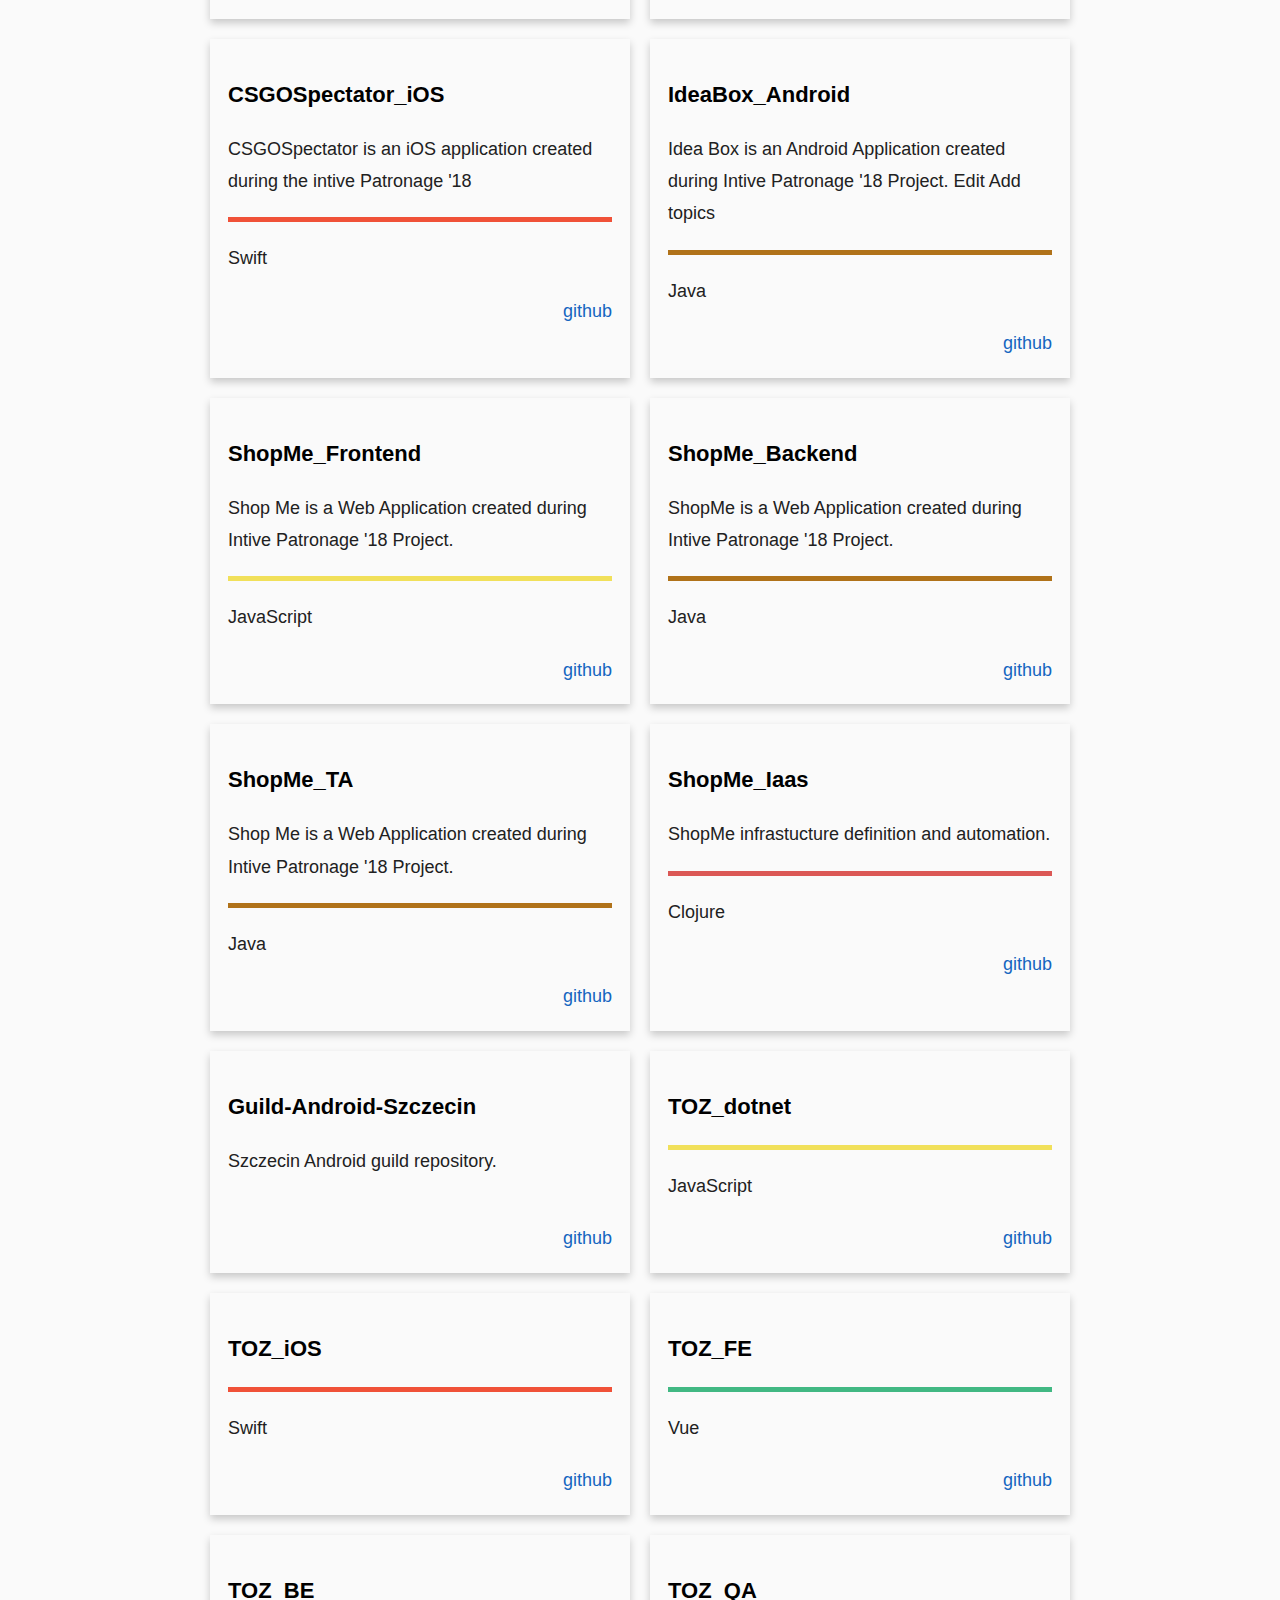
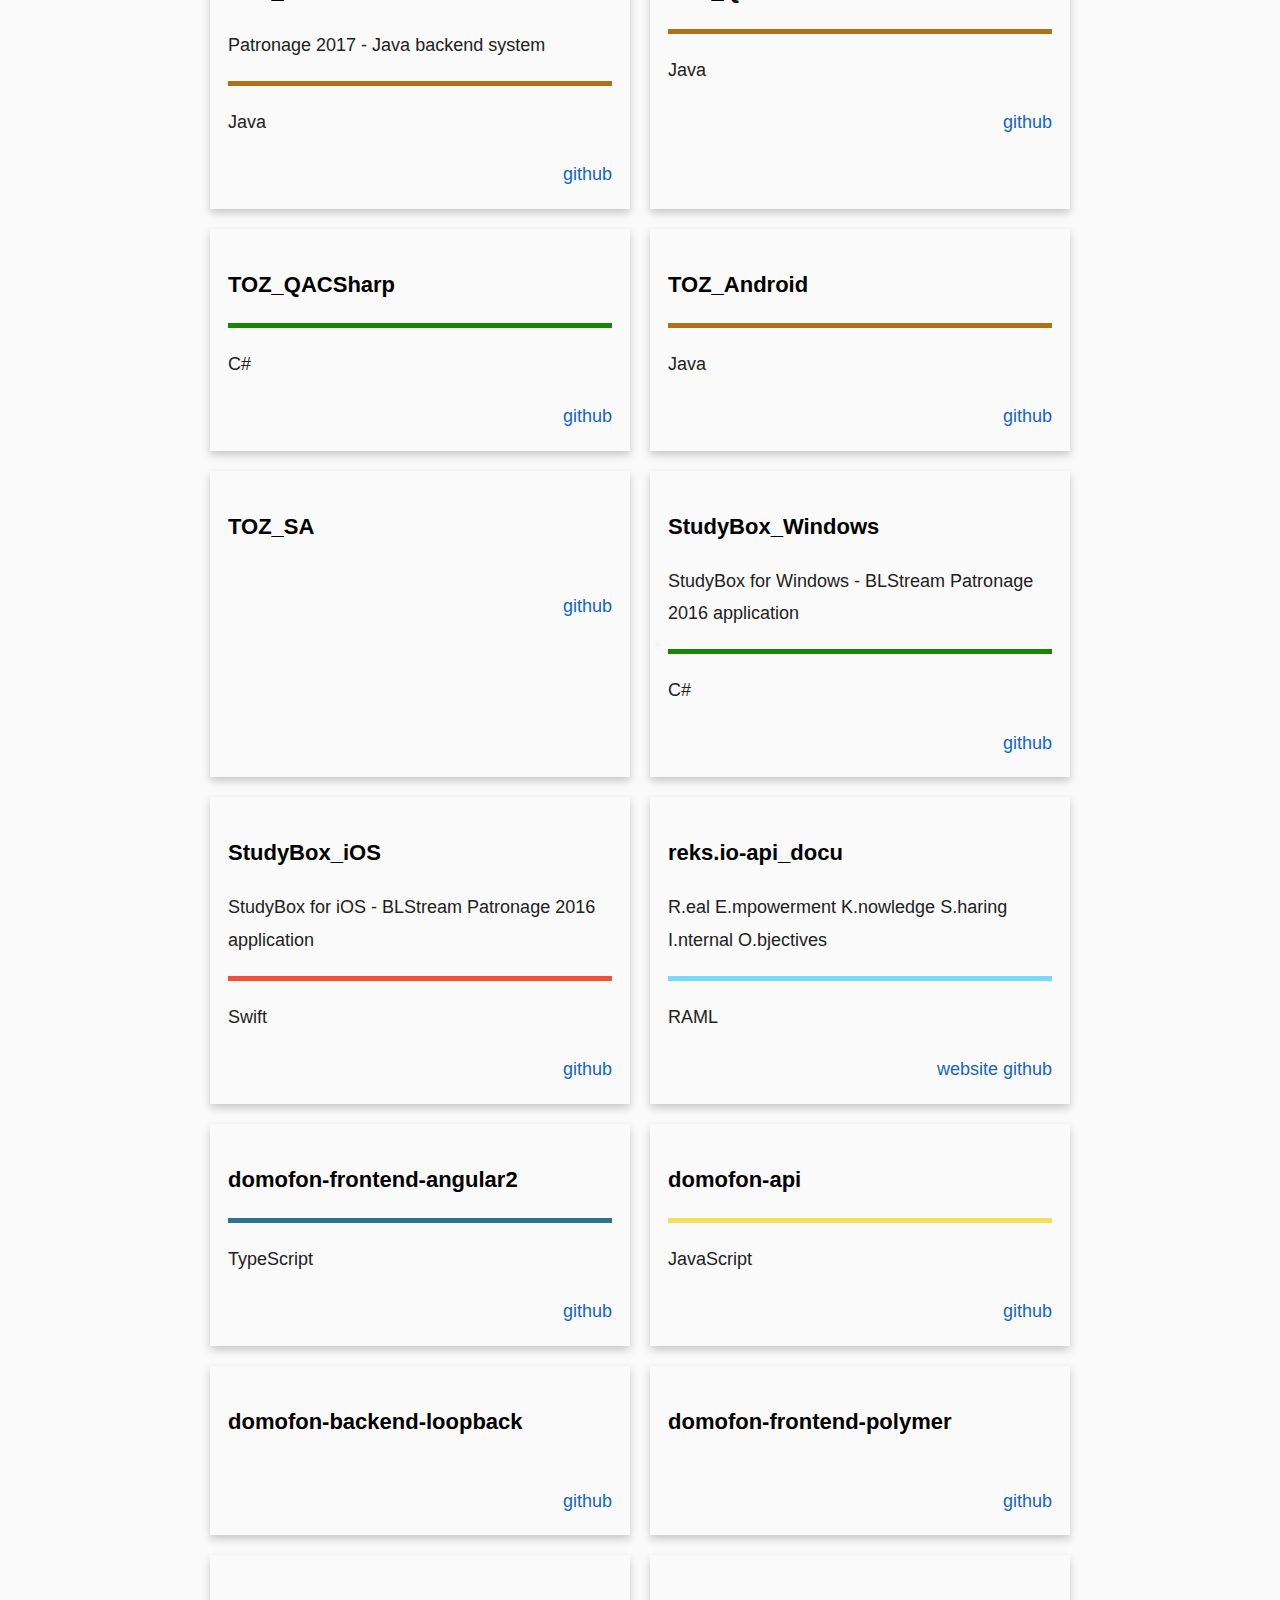
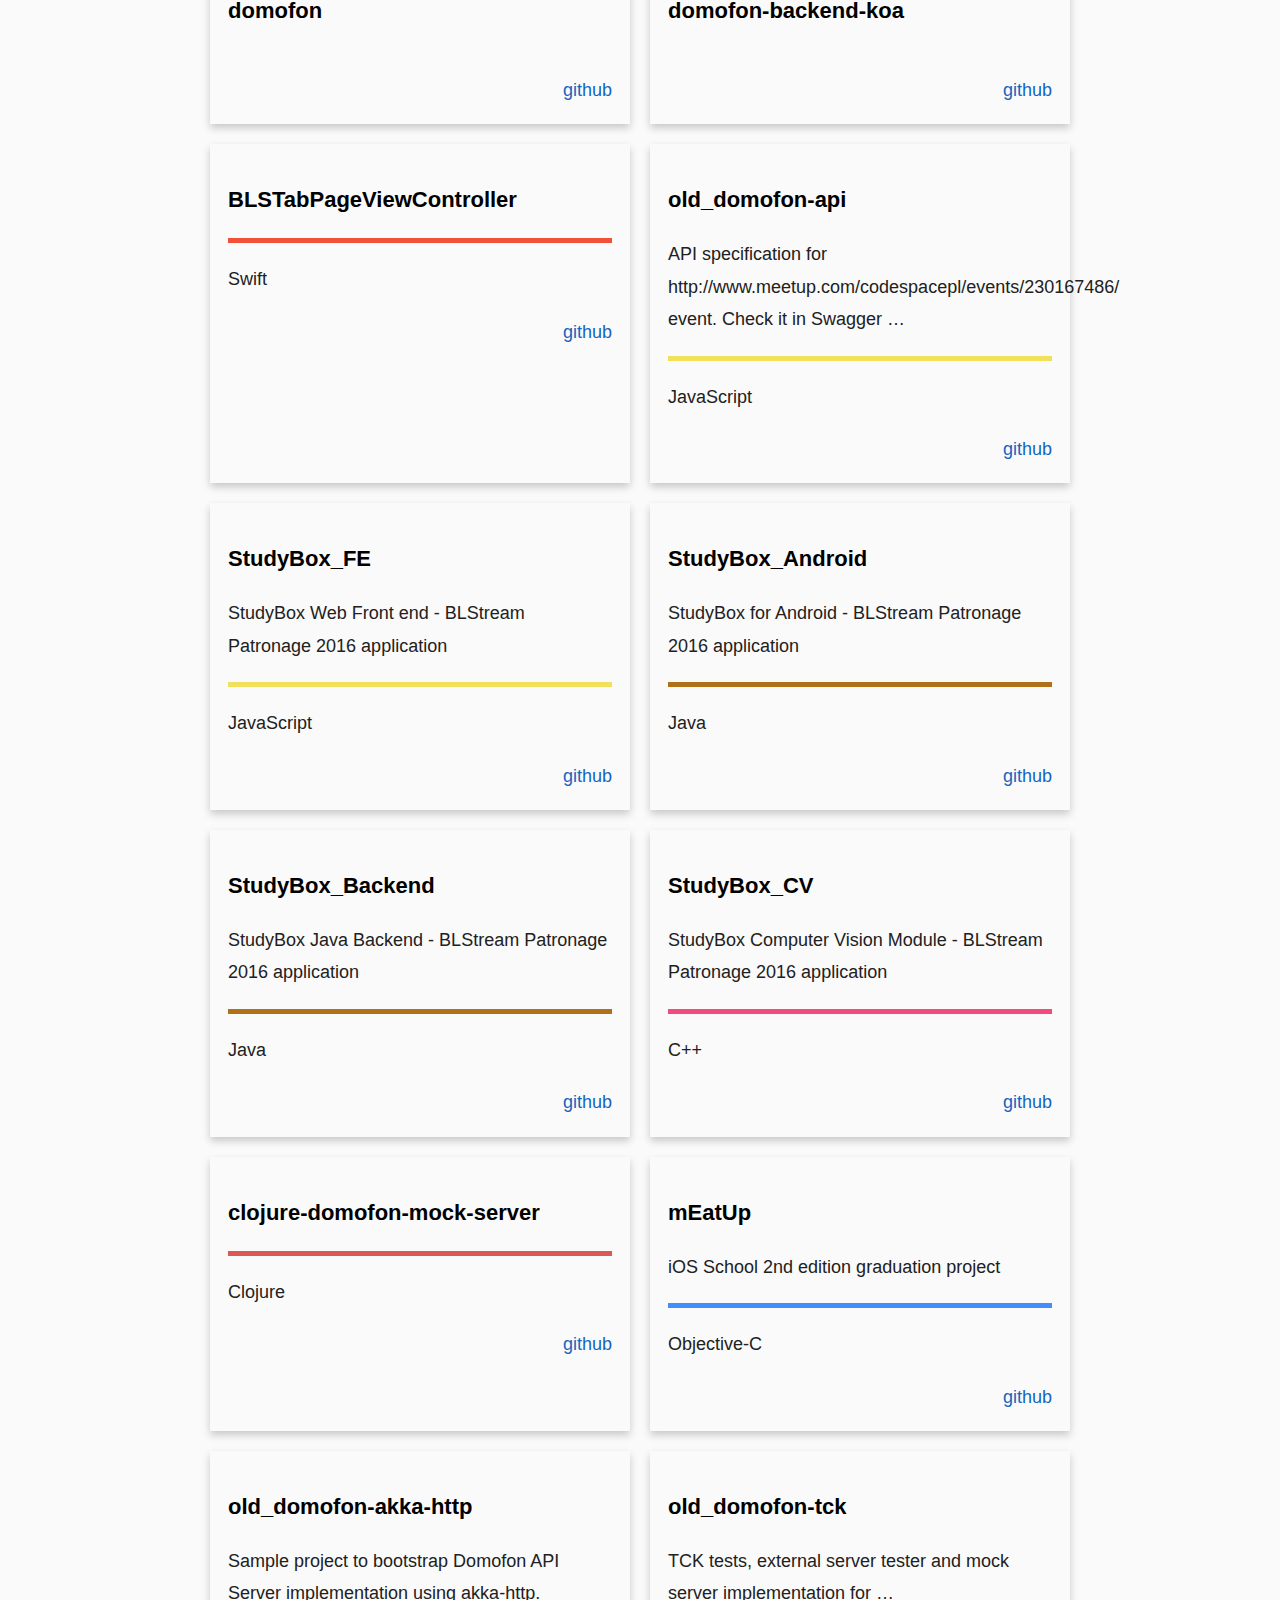
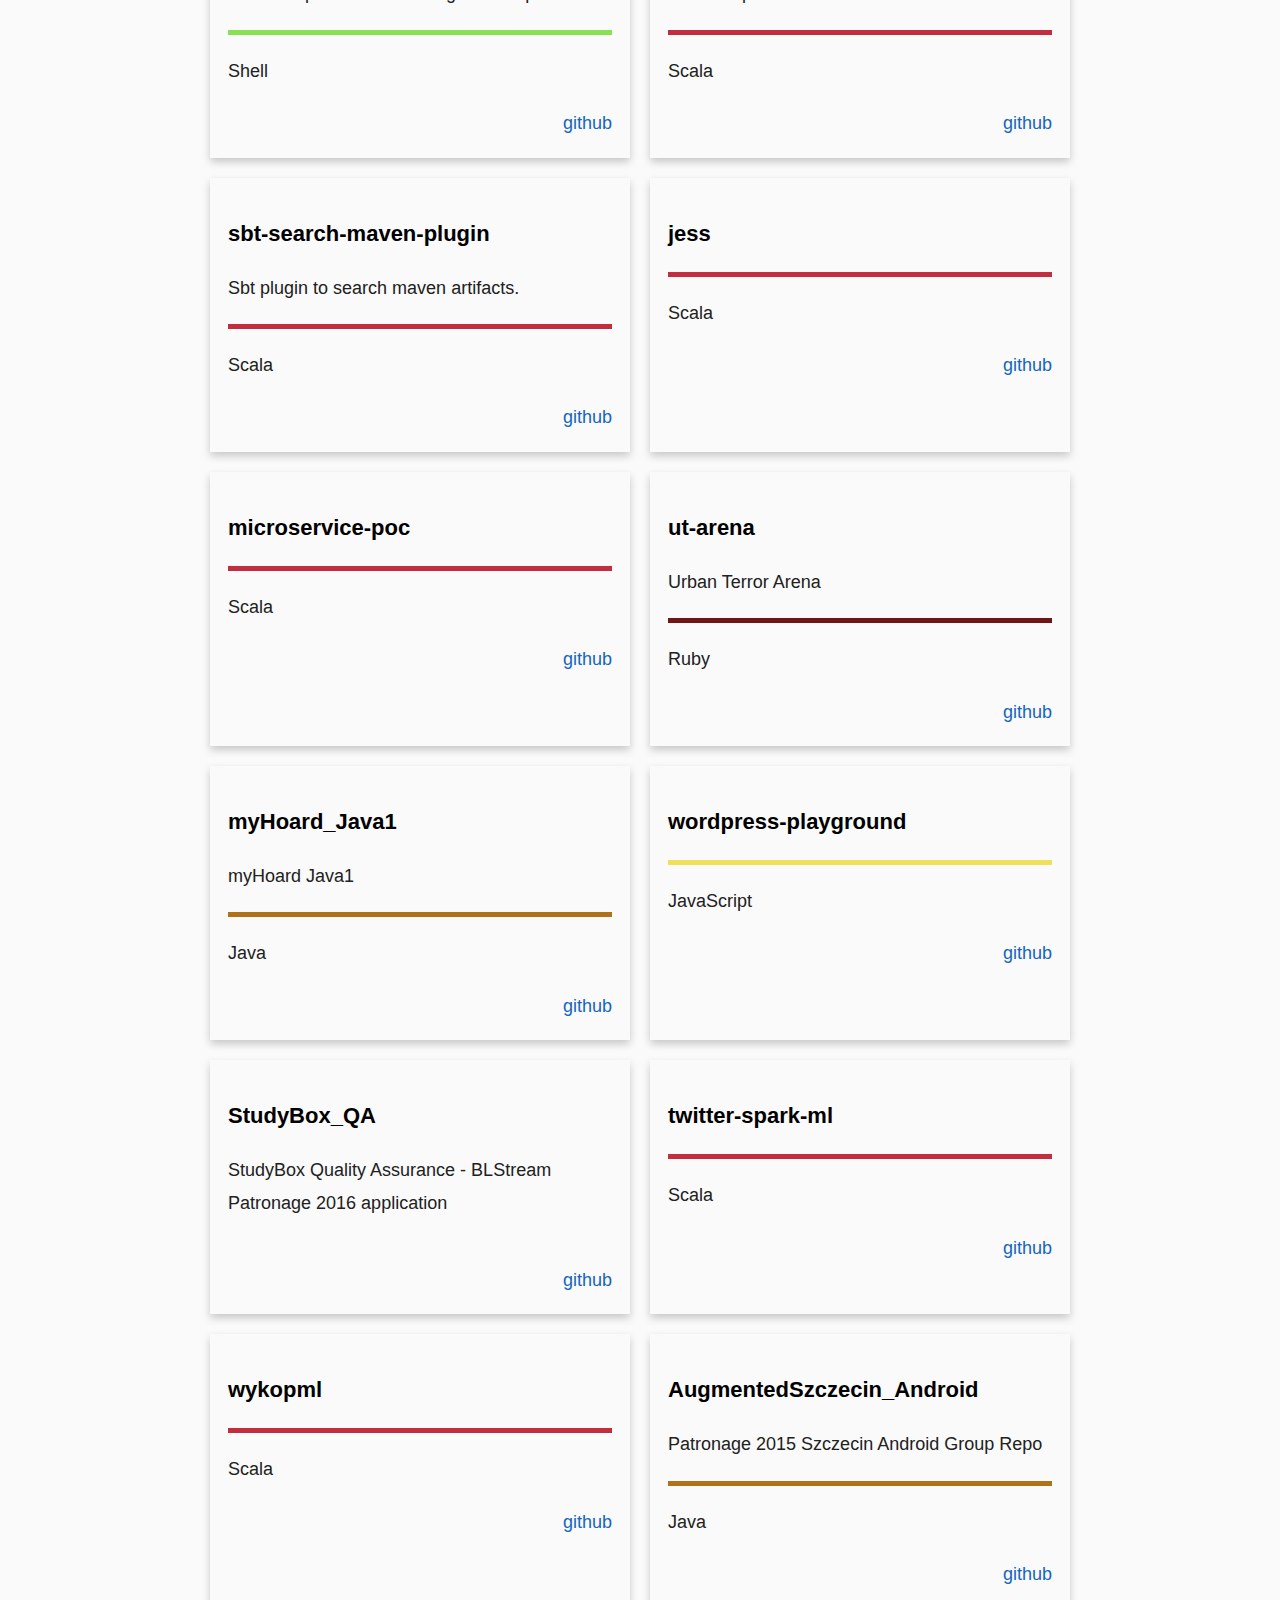
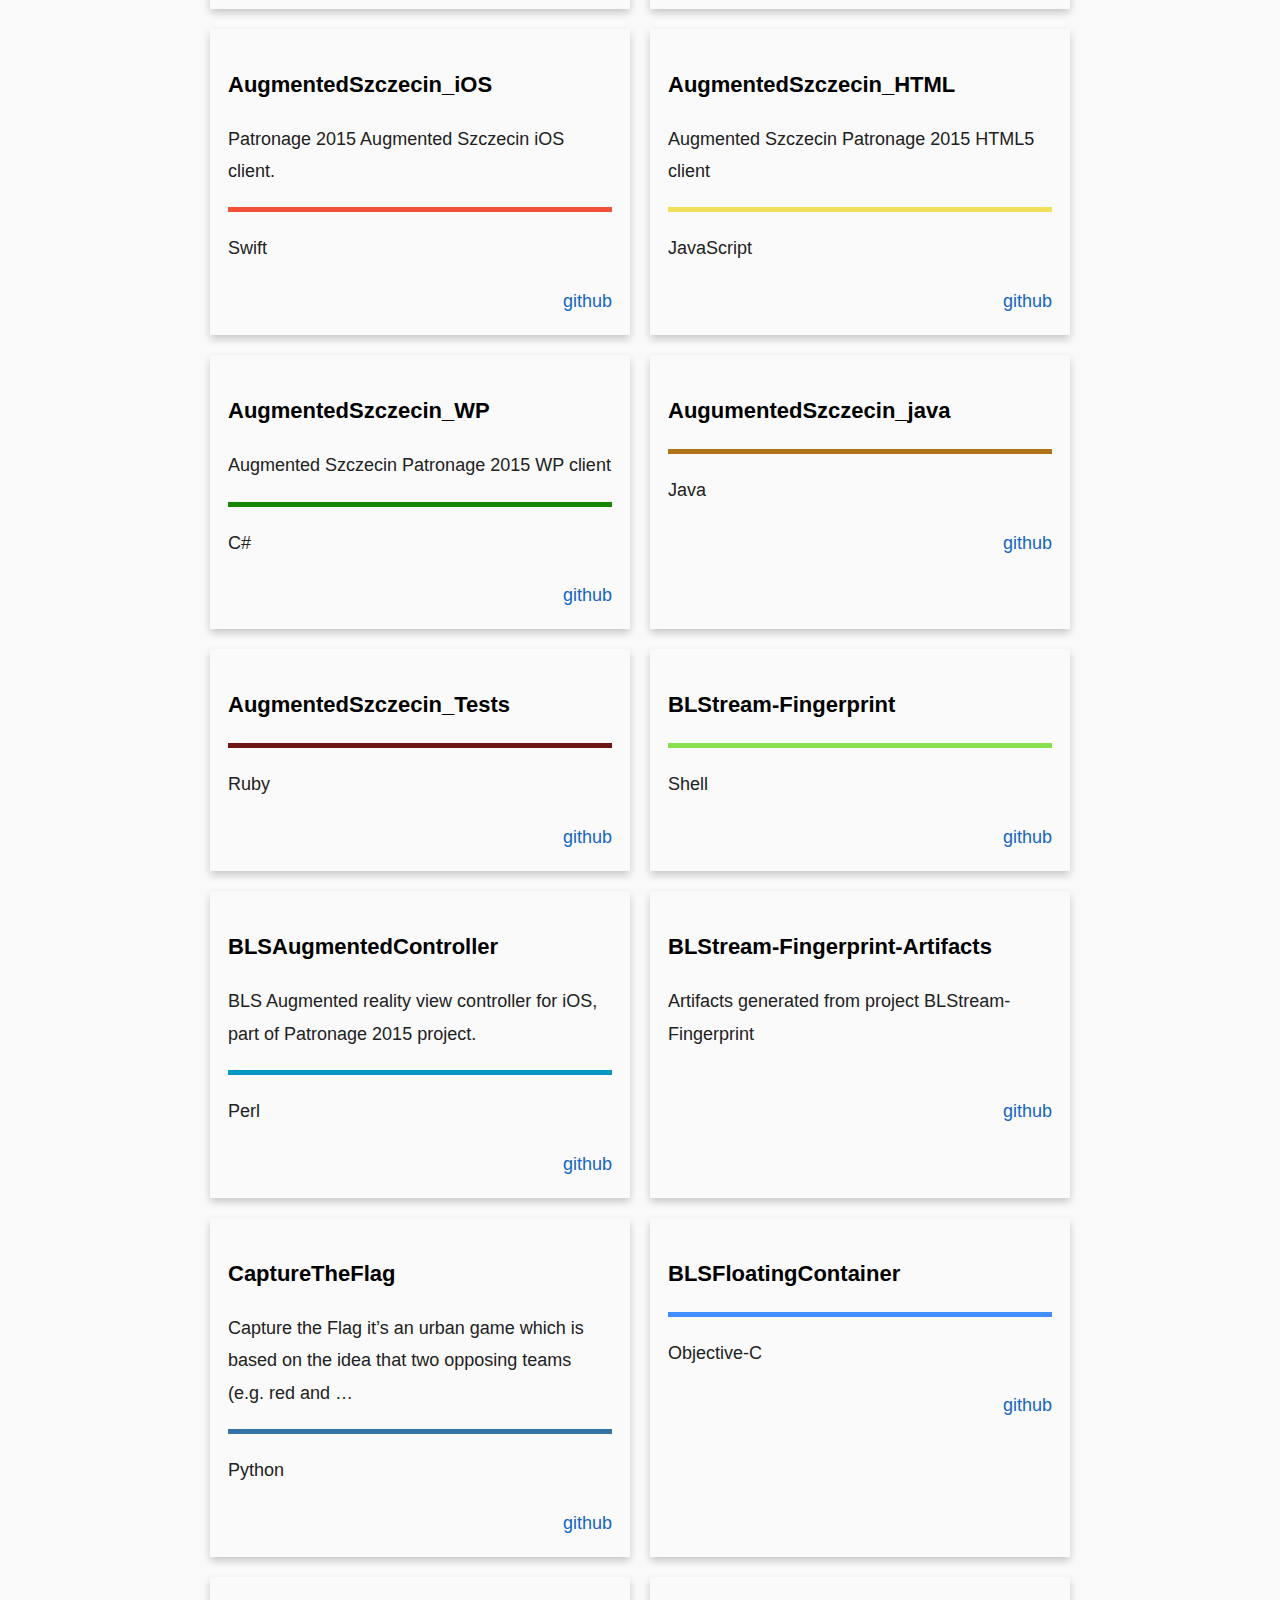
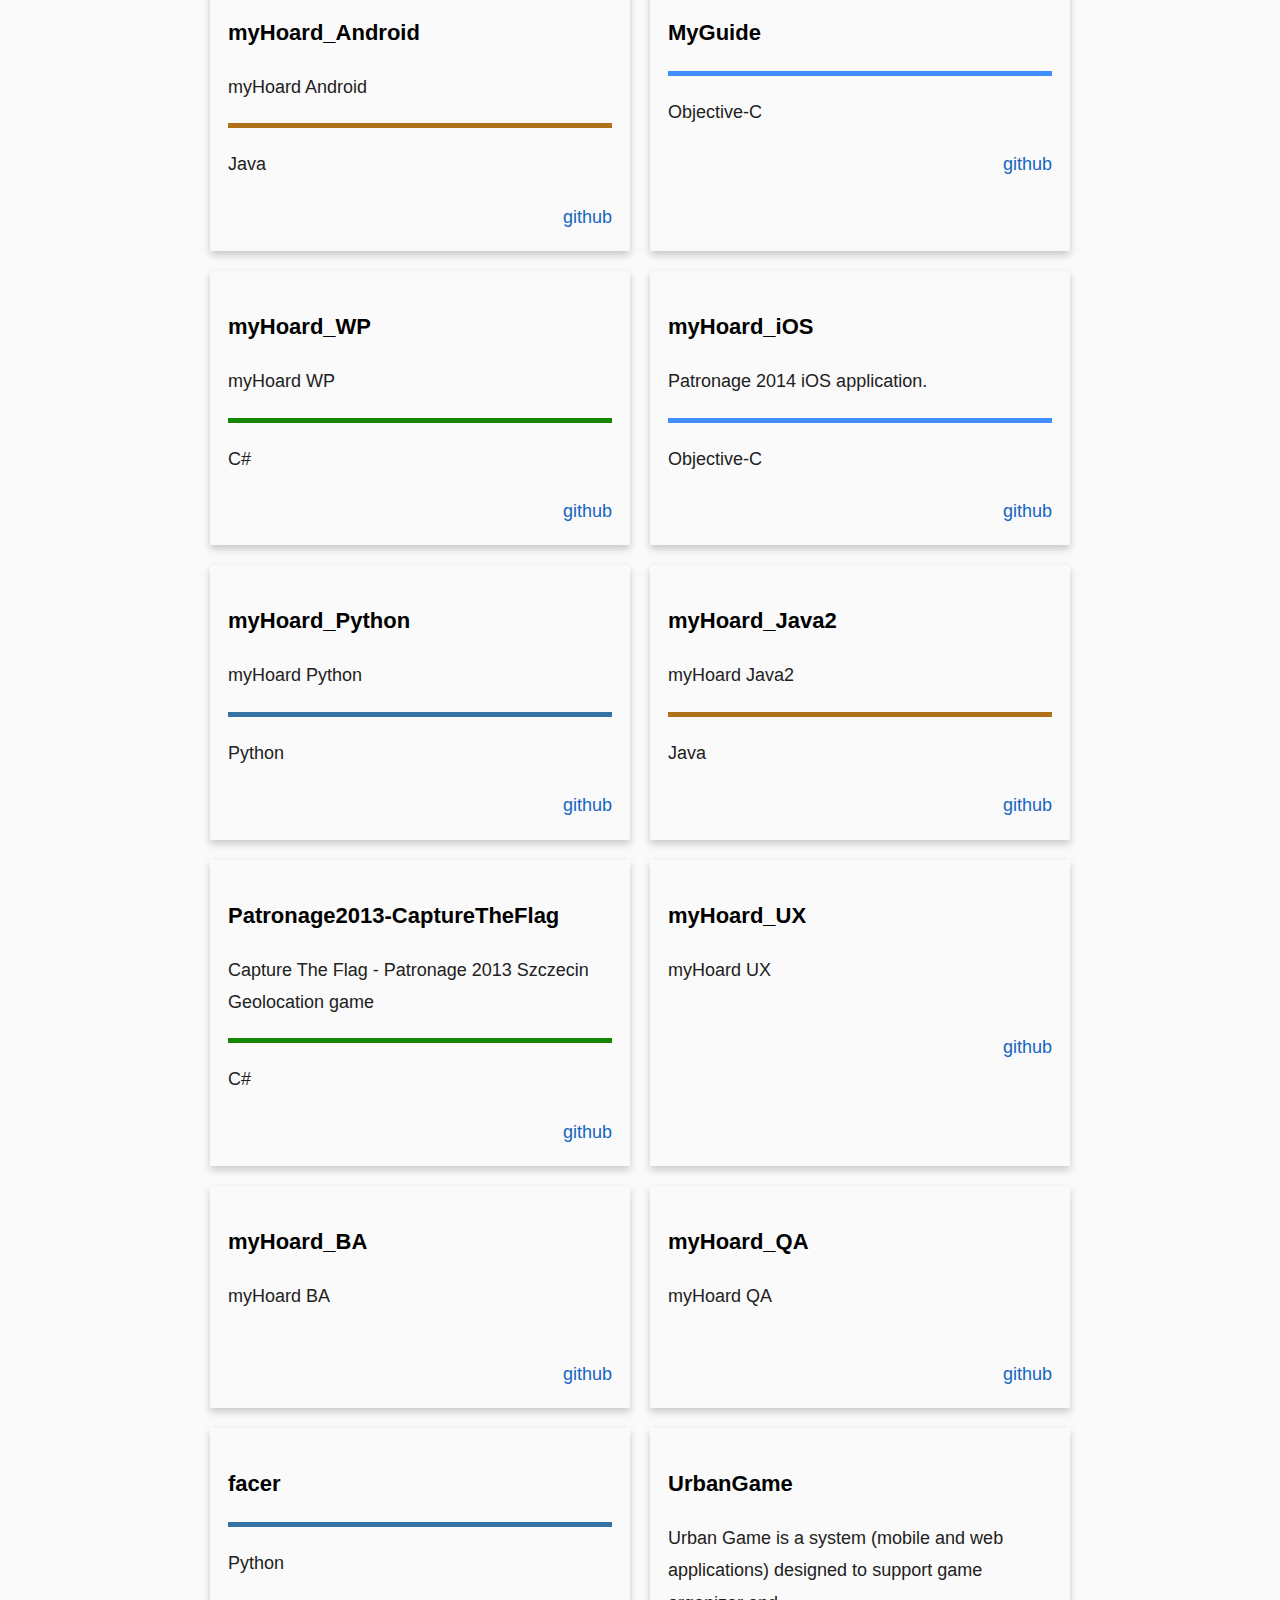
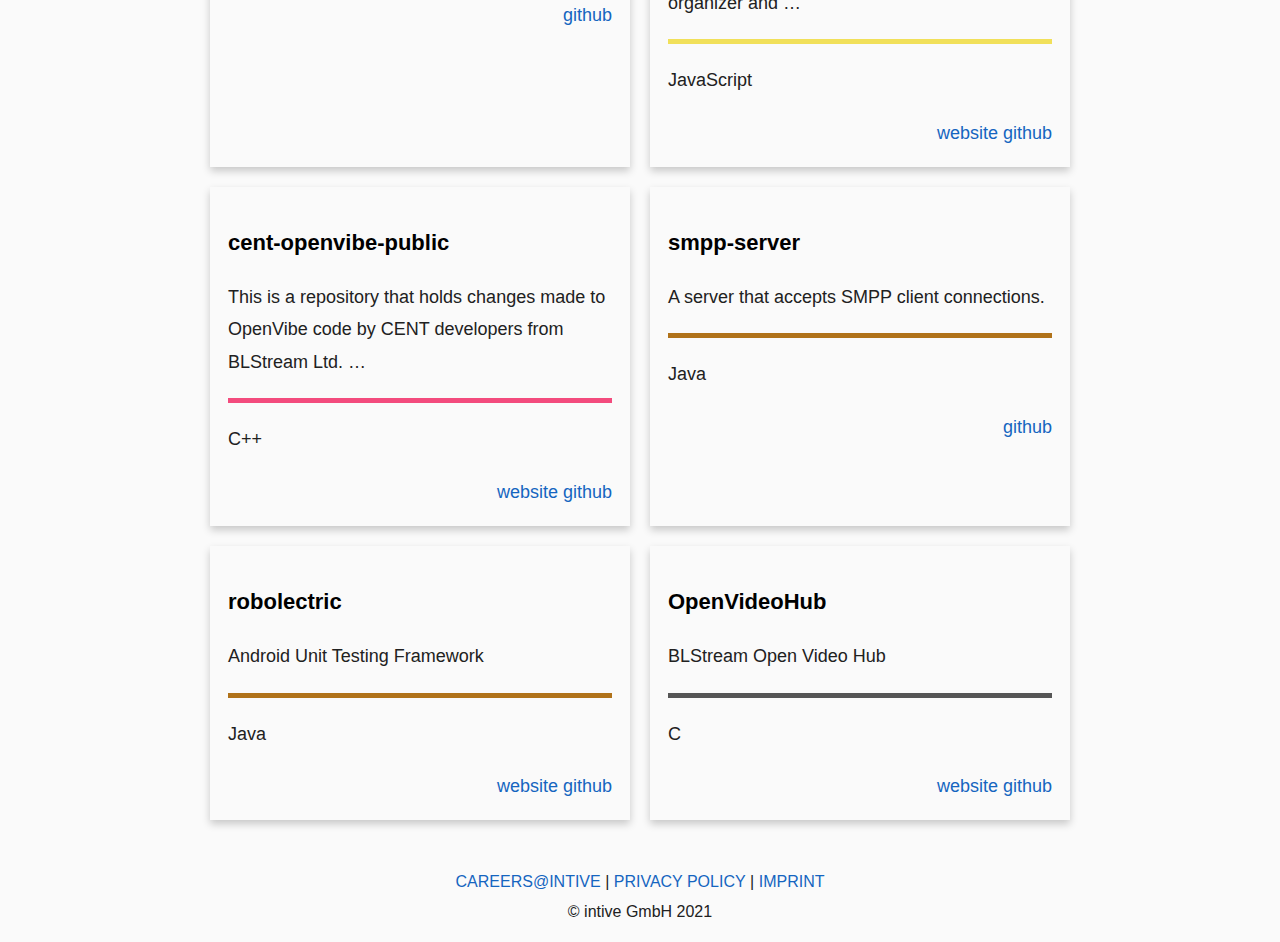
<file: repositories/index.html>
<!DOCTYPE html>
<html lang="en">

  <head>
    <meta charset="utf-8">
    <meta name="viewport" content="width=device-width, initial-scale=1.0">
    <meta http-equiv="Content-Language" content="en">
    <meta name="color-scheme" content="light dark">

    

    <meta name="author" content="intive">
    <meta name="description" content="">
    <meta name="keywords" content="">

    <meta name="twitter:card" content="summary"/>
<meta name="twitter:title" content="Repositories"/>
<meta name="twitter:description" content=""/>

    <meta property="og:title" content="Repositories" />
<meta property="og:description" content="" />
<meta property="og:type" content="website" />
<meta property="og:url" content="https://opensource.intive.com/repositories/" />



    <title>
Repositories · intive opensource
</title>

    
      <link rel="canonical" href="https://opensource.intive.com/repositories/">
    

    <link rel="preload" href="/fonts/forkawesome-webfont.woff2?v=1.2.0" as="font" type="font/woff2" crossorigin>

    
      
      
      <link rel="stylesheet" href="/css/coder.min.287576dc7926cbf522dc999f98616d058665de7edcb1a9e9caa2b0550c433c03.css" integrity="sha256-KHV23Hkmy/Ui3JmfmGFtBYZl3n7csanpyqKwVQxDPAM=" crossorigin="anonymous" media="screen" />
    

    

    
      
        
        
        <link rel="stylesheet" href="/css/coder-dark.min.aa883b9ce35a8ff4a2a5008619005175e842bb18a8a9f9cc2bbcf44dab2d91fa.css" integrity="sha256-qog7nONaj/SipQCGGQBRdehCuxioqfnMK7z0Tastkfo=" crossorigin="anonymous" media="screen" />
      
    

    

    

    <link rel="icon" type="image/png" href="/images/favicon-32x32.png" sizes="32x32">
    <link rel="icon" type="image/png" href="/images/favicon-16x16.png" sizes="16x16">

    <link rel="apple-touch-icon" href="/images/apple-touch-icon.png">
    <link rel="apple-touch-icon" sizes="180x180" href="/images/apple-touch-icon.png">

    <link rel="alternate" type="application/rss+xml" href="/repositories/index.xml" title="intive opensource" />
    

    <meta name="generator" content="Hugo 0.89.0" />
  </head>

  
  
    
  
  <body class="preload-transitions colorscheme-auto"
        onload=""
  >
    
<div class="float-container">
    <a id="dark-mode-toggle" class="colorscheme-toggle">
        <i class="fa fa-adjust fa-fw" aria-hidden="true"></i>
    </a>
</div>


    <main class="wrapper">
      <nav class="navigation">
  <section class="container">
    <a style="display: flex; align-items:center; float: left" href="/">
      <span style="padding-right: 6px">opensource @</span>
      <img alt="intive logo" src="/images/intive_logo_blue.svg" height="20px">
    </a>




    
      <input type="checkbox" id="menu-toggle" />
      <label class="menu-button float-right" for="menu-toggle">
        <i class="fa fa-bars fa-fw" aria-hidden="true"></i>
      </label>
      <ul class="navigation-list">
        
          
            <li class="navigation-item">
              <a class="navigation-link" href="/repositories/">REPOSITORIES</a>
            </li>
          
            <li class="navigation-item">
              <a class="navigation-link" href="/memberships/">MEMBERSHIPS</a>
            </li>
          
            <li class="navigation-item">
              <a class="navigation-link" href="https://intive.com/insights/">BLOG</a>
            </li>
          
            <li class="navigation-item">
              <a class="navigation-link" href="https://intive.com/careers/cultureblog">CULTURE</a>
            </li>
          
            <li class="navigation-item">
              <a class="navigation-link" href="/guideline">GUIDELINE</a>
            </li>
          
        
        
      </ul>
    
  </section>
</nav>


      <div class="content">
        
<section class="container list">
    <h1 class="title">
        <a class="title-link" href="https://opensource.intive.com/repositories/">
            Repositories
        </a>
    </h1>
    
    <div class="repo-gird"><div class="repo-card">
            <h4>confr</h4>
            
            <p class="description"></p>
            <div class="language-indicator" style="background-color:#178600"></div>
            <p class="language">C#</p>
            <div class="links">
                
                <a class="github-link" href="https://github.com/intive/confr">github</a>
            </div>
        </div><div class="repo-card">
            <h4>opensource-website</h4>
            
            <p class="description">intive website about open source initiatives on GitHub</p>
            <div class="language-indicator" style="background-color:#563d7c"></div>
            <p class="language">CSS</p>
            <div class="links">
                
                <a class="github-link" href="https://opensource.intive.com">website</a>
                
                <a class="github-link" href="https://github.com/intive/opensource-website">github</a>
            </div>
        </div><div class="repo-card">
            <h4>patronage20-js</h4>
            
            <p class="description">The JS part of Patronage 2020 project</p>
            <div class="language-indicator" style="background-color:#f1e05a"></div>
            <p class="language">JavaScript</p>
            <div class="links">
                
                <a class="github-link" href="https://patronage20-js-master.herokuapp.com/">website</a>
                
                <a class="github-link" href="https://github.com/intive/patronage20-js">github</a>
            </div>
        </div><div class="repo-card">
            <h4>Patronage2020-2021-btb</h4>
            
            <p class="description"></p>
            <div class="language-indicator" style="background-color:"></div>
            <p class="language"></p>
            <div class="links">
                
                <a class="github-link" href="https://github.com/intive/Patronage2020-2021-btb">github</a>
            </div>
        </div><div class="repo-card">
            <h4>react-stories</h4>
            
            <p class="description"></p>
            <div class="language-indicator" style="background-color:#2b7489"></div>
            <p class="language">TypeScript</p>
            <div class="links">
                
                <a class="github-link" href="https://intive.github.io/react-stories/">website</a>
                
                <a class="github-link" href="https://github.com/intive/react-stories">github</a>
            </div>
        </div><div class="repo-card">
            <h4>patronage20-concept</h4>
            
            <p class="description"></p>
            <div class="language-indicator" style="background-color:#f1e05a"></div>
            <p class="language">JavaScript</p>
            <div class="links">
                
                <a class="github-link" href="https://intive.github.io/patronage20-concept/">website</a>
                
                <a class="github-link" href="https://github.com/intive/patronage20-concept">github</a>
            </div>
        </div><div class="repo-card">
            <h4>patronage21-js-frontend</h4>
            
            <p class="description"></p>
            <div class="language-indicator" style="background-color:#f1e05a"></div>
            <p class="language">JavaScript</p>
            <div class="links">
                
                <a class="github-link" href="https://github.com/intive/patronage21-js-frontend">github</a>
            </div>
        </div><div class="repo-card">
            <h4>patronage21-java-student-record</h4>
            
            <p class="description"></p>
            <div class="language-indicator" style="background-color:#b07219"></div>
            <p class="language">Java</p>
            <div class="links">
                
                <a class="github-link" href="https://github.com/intive/patronage21-java-student-record">github</a>
            </div>
        </div><div class="repo-card">
            <h4>patronage21-java-frontend</h4>
            
            <p class="description"></p>
            <div class="language-indicator" style="background-color:#f1e05a"></div>
            <p class="language">JavaScript</p>
            <div class="links">
                
                <a class="github-link" href="https://github.com/intive/patronage21-java-frontend">github</a>
            </div>
        </div><div class="repo-card">
            <h4>patronage21-android</h4>
            
            <p class="description"></p>
            <div class="language-indicator" style="background-color:#A97BFF"></div>
            <p class="language">Kotlin</p>
            <div class="links">
                
                <a class="github-link" href="https://github.com/intive/patronage21-android">github</a>
            </div>
        </div><div class="repo-card">
            <h4>patronage21-qa</h4>
            
            <p class="description"></p>
            <div class="language-indicator" style="background-color:#178600"></div>
            <p class="language">C#</p>
            <div class="links">
                
                <a class="github-link" href="https://github.com/intive/patronage21-qa">github</a>
            </div>
        </div><div class="repo-card">
            <h4>patronage21-java-student-record-FE</h4>
            
            <p class="description"></p>
            <div class="language-indicator" style="background-color:#f1e05a"></div>
            <p class="language">JavaScript</p>
            <div class="links">
                
                <a class="github-link" href="https://github.com/intive/patronage21-java-student-record-FE">github</a>
            </div>
        </div><div class="repo-card">
            <h4>patronage21-java</h4>
            
            <p class="description"></p>
            <div class="language-indicator" style="background-color:#b07219"></div>
            <p class="language">Java</p>
            <div class="links">
                
                <a class="github-link" href="https://github.com/intive/patronage21-java">github</a>
            </div>
        </div><div class="repo-card">
            <h4>patronage21-js-backend</h4>
            
            <p class="description"></p>
            <div class="language-indicator" style="background-color:#f1e05a"></div>
            <p class="language">JavaScript</p>
            <div class="links">
                
                <a class="github-link" href="https://github.com/intive/patronage21-js-backend">github</a>
            </div>
        </div><div class="repo-card">
            <h4>adyen_flutter</h4>
            
            <p class="description">A Flutter plugin for the Adyen Payment Provider DropIn UI</p>
            <div class="language-indicator" style="background-color:#A97BFF"></div>
            <p class="language">Kotlin</p>
            <div class="links">
                
                <a class="github-link" href="https://github.com/intive/adyen_flutter">github</a>
            </div>
        </div><div class="repo-card">
            <h4>embedded-api-test</h4>
            
            <p class="description">Patronage 2020 test automation of embedded API</p>
            <div class="language-indicator" style="background-color:#b07219"></div>
            <p class="language">Java</p>
            <div class="links">
                
                <a class="github-link" href="https://github.com/intive/embedded-api-test">github</a>
            </div>
        </div><div class="repo-card">
            <h4>js-api-test</h4>
            
            <p class="description">Patronage 2020 test automation of JS API</p>
            <div class="language-indicator" style="background-color:#b07219"></div>
            <p class="language">Java</p>
            <div class="links">
                
                <a class="github-link" href="https://github.com/intive/js-api-test">github</a>
            </div>
        </div><div class="repo-card">
            <h4>net-system-test</h4>
            
            <p class="description">Patronage 2020 system test automation of .NET app</p>
            <div class="language-indicator" style="background-color:#b07219"></div>
            <p class="language">Java</p>
            <div class="links">
                
                <a class="github-link" href="https://github.com/intive/net-system-test">github</a>
            </div>
        </div><div class="repo-card">
            <h4>patronage20-embedded</h4>
            
            <p class="description"></p>
            <div class="language-indicator" style="background-color:#f34b7d"></div>
            <p class="language">C&#43;&#43;</p>
            <div class="links">
                
                <a class="github-link" href="https://github.com/intive/patronage20-embedded">github</a>
            </div>
        </div><div class="repo-card">
            <h4>patronage20-android</h4>
            
            <p class="description"></p>
            <div class="language-indicator" style="background-color:#A97BFF"></div>
            <p class="language">Kotlin</p>
            <div class="links">
                
                <a class="github-link" href="https://github.com/intive/patronage20-android">github</a>
            </div>
        </div><div class="repo-card">
            <h4>js-system-test</h4>
            
            <p class="description">Patronage 2020 system test automation of JS app</p>
            <div class="language-indicator" style="background-color:#b07219"></div>
            <p class="language">Java</p>
            <div class="links">
                
                <a class="github-link" href="https://github.com/intive/js-system-test">github</a>
            </div>
        </div><div class="repo-card">
            <h4>net-api-test</h4>
            
            <p class="description">Patronage 2020 - test automation of .NET API</p>
            <div class="language-indicator" style="background-color:"></div>
            <p class="language"></p>
            <div class="links">
                
                <a class="github-link" href="https://github.com/intive/net-api-test">github</a>
            </div>
        </div><div class="repo-card">
            <h4>CSGOSpectator_iOS</h4>
            
            <p class="description">CSGOSpectator is an iOS application created during the intive Patronage &#39;18</p>
            <div class="language-indicator" style="background-color:#F05138"></div>
            <p class="language">Swift</p>
            <div class="links">
                
                <a class="github-link" href="https://github.com/intive/CSGOSpectator_iOS">github</a>
            </div>
        </div><div class="repo-card">
            <h4>IdeaBox_Android</h4>
            
            <p class="description">Idea Box is an Android Application created during Intive Patronage &#39;18 Project. Edit Add topics</p>
            <div class="language-indicator" style="background-color:#b07219"></div>
            <p class="language">Java</p>
            <div class="links">
                
                <a class="github-link" href="https://github.com/intive/IdeaBox_Android">github</a>
            </div>
        </div><div class="repo-card">
            <h4>ShopMe_Frontend</h4>
            
            <p class="description">Shop Me is a Web Application created during Intive Patronage &#39;18 Project. </p>
            <div class="language-indicator" style="background-color:#f1e05a"></div>
            <p class="language">JavaScript</p>
            <div class="links">
                
                <a class="github-link" href="https://github.com/intive/ShopMe_Frontend">github</a>
            </div>
        </div><div class="repo-card">
            <h4>ShopMe_Backend</h4>
            
            <p class="description">ShopMe is a Web Application created during Intive Patronage &#39;18 Project.</p>
            <div class="language-indicator" style="background-color:#b07219"></div>
            <p class="language">Java</p>
            <div class="links">
                
                <a class="github-link" href="https://github.com/intive/ShopMe_Backend">github</a>
            </div>
        </div><div class="repo-card">
            <h4>ShopMe_TA</h4>
            
            <p class="description">Shop Me is a Web Application created during Intive Patronage &#39;18 Project.</p>
            <div class="language-indicator" style="background-color:#b07219"></div>
            <p class="language">Java</p>
            <div class="links">
                
                <a class="github-link" href="https://github.com/intive/ShopMe_TA">github</a>
            </div>
        </div><div class="repo-card">
            <h4>ShopMe_Iaas</h4>
            
            <p class="description">ShopMe infrastucture definition and automation.</p>
            <div class="language-indicator" style="background-color:#db5855"></div>
            <p class="language">Clojure</p>
            <div class="links">
                
                <a class="github-link" href="https://github.com/intive/ShopMe_Iaas">github</a>
            </div>
        </div><div class="repo-card">
            <h4>Guild-Android-Szczecin</h4>
            
            <p class="description">Szczecin Android guild repository.</p>
            <div class="language-indicator" style="background-color:"></div>
            <p class="language"></p>
            <div class="links">
                
                <a class="github-link" href="https://github.com/intive/Guild-Android-Szczecin">github</a>
            </div>
        </div><div class="repo-card">
            <h4>TOZ_dotnet</h4>
            
            <p class="description"></p>
            <div class="language-indicator" style="background-color:#f1e05a"></div>
            <p class="language">JavaScript</p>
            <div class="links">
                
                <a class="github-link" href="https://github.com/intive/TOZ_dotnet">github</a>
            </div>
        </div><div class="repo-card">
            <h4>TOZ_iOS</h4>
            
            <p class="description"></p>
            <div class="language-indicator" style="background-color:#F05138"></div>
            <p class="language">Swift</p>
            <div class="links">
                
                <a class="github-link" href="https://github.com/intive/TOZ_iOS">github</a>
            </div>
        </div><div class="repo-card">
            <h4>TOZ_FE</h4>
            
            <p class="description"></p>
            <div class="language-indicator" style="background-color:#41b883"></div>
            <p class="language">Vue</p>
            <div class="links">
                
                <a class="github-link" href="https://github.com/intive/TOZ_FE">github</a>
            </div>
        </div><div class="repo-card">
            <h4>TOZ_BE</h4>
            
            <p class="description">Patronage 2017 - Java backend system</p>
            <div class="language-indicator" style="background-color:#b07219"></div>
            <p class="language">Java</p>
            <div class="links">
                
                <a class="github-link" href="https://github.com/intive/TOZ_BE">github</a>
            </div>
        </div><div class="repo-card">
            <h4>TOZ_QA</h4>
            
            <p class="description"></p>
            <div class="language-indicator" style="background-color:#b07219"></div>
            <p class="language">Java</p>
            <div class="links">
                
                <a class="github-link" href="https://github.com/intive/TOZ_QA">github</a>
            </div>
        </div><div class="repo-card">
            <h4>TOZ_QACSharp</h4>
            
            <p class="description"></p>
            <div class="language-indicator" style="background-color:#178600"></div>
            <p class="language">C#</p>
            <div class="links">
                
                <a class="github-link" href="https://github.com/intive/TOZ_QACSharp">github</a>
            </div>
        </div><div class="repo-card">
            <h4>TOZ_Android</h4>
            
            <p class="description"></p>
            <div class="language-indicator" style="background-color:#b07219"></div>
            <p class="language">Java</p>
            <div class="links">
                
                <a class="github-link" href="https://github.com/intive/TOZ_Android">github</a>
            </div>
        </div><div class="repo-card">
            <h4>TOZ_SA</h4>
            
            <p class="description"></p>
            <div class="language-indicator" style="background-color:"></div>
            <p class="language"></p>
            <div class="links">
                
                <a class="github-link" href="https://github.com/intive/TOZ_SA">github</a>
            </div>
        </div><div class="repo-card">
            <h4>StudyBox_Windows</h4>
            
            <p class="description">StudyBox for Windows - BLStream Patronage 2016 application</p>
            <div class="language-indicator" style="background-color:#178600"></div>
            <p class="language">C#</p>
            <div class="links">
                
                <a class="github-link" href="https://github.com/intive/StudyBox_Windows">github</a>
            </div>
        </div><div class="repo-card">
            <h4>StudyBox_iOS</h4>
            
            <p class="description">StudyBox for iOS - BLStream Patronage 2016 application</p>
            <div class="language-indicator" style="background-color:#F05138"></div>
            <p class="language">Swift</p>
            <div class="links">
                
                <a class="github-link" href="https://github.com/intive/StudyBox_iOS">github</a>
            </div>
        </div><div class="repo-card">
            <h4>reks.io-api_docu</h4>
            
            <p class="description">R.eal E.mpowerment  K.nowledge S.haring  I.nternal O.bjectives</p>
            <div class="language-indicator" style="background-color:#77d9fb"></div>
            <p class="language">RAML</p>
            <div class="links">
                
                <a class="github-link" href="http://blstream.github.io/reks.io-api_docu/">website</a>
                
                <a class="github-link" href="https://github.com/intive/reks.io-api_docu">github</a>
            </div>
        </div><div class="repo-card">
            <h4>domofon-frontend-angular2</h4>
            
            <p class="description"></p>
            <div class="language-indicator" style="background-color:#2b7489"></div>
            <p class="language">TypeScript</p>
            <div class="links">
                
                <a class="github-link" href="https://github.com/intive/domofon-frontend-angular2">github</a>
            </div>
        </div><div class="repo-card">
            <h4>domofon-api</h4>
            
            <p class="description"></p>
            <div class="language-indicator" style="background-color:#f1e05a"></div>
            <p class="language">JavaScript</p>
            <div class="links">
                
                <a class="github-link" href="https://github.com/intive/domofon-api">github</a>
            </div>
        </div><div class="repo-card">
            <h4>domofon-backend-loopback</h4>
            
            <p class="description"></p>
            <div class="language-indicator" style="background-color:"></div>
            <p class="language"></p>
            <div class="links">
                
                <a class="github-link" href="https://github.com/intive/domofon-backend-loopback">github</a>
            </div>
        </div><div class="repo-card">
            <h4>domofon-frontend-polymer</h4>
            
            <p class="description"></p>
            <div class="language-indicator" style="background-color:"></div>
            <p class="language"></p>
            <div class="links">
                
                <a class="github-link" href="https://github.com/intive/domofon-frontend-polymer">github</a>
            </div>
        </div><div class="repo-card">
            <h4>domofon</h4>
            
            <p class="description"></p>
            <div class="language-indicator" style="background-color:"></div>
            <p class="language"></p>
            <div class="links">
                
                <a class="github-link" href="https://github.com/intive/domofon">github</a>
            </div>
        </div><div class="repo-card">
            <h4>domofon-backend-koa</h4>
            
            <p class="description"></p>
            <div class="language-indicator" style="background-color:"></div>
            <p class="language"></p>
            <div class="links">
                
                <a class="github-link" href="https://github.com/intive/domofon-backend-koa">github</a>
            </div>
        </div><div class="repo-card">
            <h4>BLSTabPageViewController</h4>
            
            <p class="description"></p>
            <div class="language-indicator" style="background-color:#F05138"></div>
            <p class="language">Swift</p>
            <div class="links">
                
                <a class="github-link" href="https://github.com/intive/BLSTabPageViewController">github</a>
            </div>
        </div><div class="repo-card">
            <h4>old_domofon-api</h4>
            
            <p class="description">API specification for http://www.meetup.com/codespacepl/events/230167486/ event. Check it in Swagger …</p>
            <div class="language-indicator" style="background-color:#f1e05a"></div>
            <p class="language">JavaScript</p>
            <div class="links">
                
                <a class="github-link" href="https://github.com/intive/old_domofon-api">github</a>
            </div>
        </div><div class="repo-card">
            <h4>StudyBox_FE</h4>
            
            <p class="description">StudyBox Web Front end - BLStream Patronage 2016 application</p>
            <div class="language-indicator" style="background-color:#f1e05a"></div>
            <p class="language">JavaScript</p>
            <div class="links">
                
                <a class="github-link" href="https://github.com/intive/StudyBox_FE">github</a>
            </div>
        </div><div class="repo-card">
            <h4>StudyBox_Android</h4>
            
            <p class="description">StudyBox for Android - BLStream Patronage 2016 application</p>
            <div class="language-indicator" style="background-color:#b07219"></div>
            <p class="language">Java</p>
            <div class="links">
                
                <a class="github-link" href="https://github.com/intive/StudyBox_Android">github</a>
            </div>
        </div><div class="repo-card">
            <h4>StudyBox_Backend</h4>
            
            <p class="description">StudyBox Java Backend - BLStream Patronage 2016 application</p>
            <div class="language-indicator" style="background-color:#b07219"></div>
            <p class="language">Java</p>
            <div class="links">
                
                <a class="github-link" href="https://github.com/intive/StudyBox_Backend">github</a>
            </div>
        </div><div class="repo-card">
            <h4>StudyBox_CV</h4>
            
            <p class="description">StudyBox Computer Vision Module - BLStream Patronage 2016 application</p>
            <div class="language-indicator" style="background-color:#f34b7d"></div>
            <p class="language">C&#43;&#43;</p>
            <div class="links">
                
                <a class="github-link" href="https://github.com/intive/StudyBox_CV">github</a>
            </div>
        </div><div class="repo-card">
            <h4>clojure-domofon-mock-server</h4>
            
            <p class="description"></p>
            <div class="language-indicator" style="background-color:#db5855"></div>
            <p class="language">Clojure</p>
            <div class="links">
                
                <a class="github-link" href="https://github.com/intive/clojure-domofon-mock-server">github</a>
            </div>
        </div><div class="repo-card">
            <h4>mEatUp</h4>
            
            <p class="description">iOS School 2nd edition graduation project</p>
            <div class="language-indicator" style="background-color:#438eff"></div>
            <p class="language">Objective-C</p>
            <div class="links">
                
                <a class="github-link" href="https://github.com/intive/mEatUp">github</a>
            </div>
        </div><div class="repo-card">
            <h4>old_domofon-akka-http</h4>
            
            <p class="description">Sample project to bootstrap Domofon API Server implementation using akka-http.</p>
            <div class="language-indicator" style="background-color:#89e051"></div>
            <p class="language">Shell</p>
            <div class="links">
                
                <a class="github-link" href="https://github.com/intive/old_domofon-akka-http">github</a>
            </div>
        </div><div class="repo-card">
            <h4>old_domofon-tck</h4>
            
            <p class="description">TCK tests, external server tester and mock server implementation for …</p>
            <div class="language-indicator" style="background-color:#c22d40"></div>
            <p class="language">Scala</p>
            <div class="links">
                
                <a class="github-link" href="https://github.com/intive/old_domofon-tck">github</a>
            </div>
        </div><div class="repo-card">
            <h4>sbt-search-maven-plugin</h4>
            
            <p class="description">Sbt plugin to search maven artifacts.</p>
            <div class="language-indicator" style="background-color:#c22d40"></div>
            <p class="language">Scala</p>
            <div class="links">
                
                <a class="github-link" href="https://github.com/intive/sbt-search-maven-plugin">github</a>
            </div>
        </div><div class="repo-card">
            <h4>jess</h4>
            
            <p class="description"></p>
            <div class="language-indicator" style="background-color:#c22d40"></div>
            <p class="language">Scala</p>
            <div class="links">
                
                <a class="github-link" href="https://github.com/intive/jess">github</a>
            </div>
        </div><div class="repo-card">
            <h4>microservice-poc</h4>
            
            <p class="description"></p>
            <div class="language-indicator" style="background-color:#c22d40"></div>
            <p class="language">Scala</p>
            <div class="links">
                
                <a class="github-link" href="https://github.com/intive/microservice-poc">github</a>
            </div>
        </div><div class="repo-card">
            <h4>ut-arena</h4>
            
            <p class="description">Urban Terror Arena</p>
            <div class="language-indicator" style="background-color:#701516"></div>
            <p class="language">Ruby</p>
            <div class="links">
                
                <a class="github-link" href="https://github.com/intive/ut-arena">github</a>
            </div>
        </div><div class="repo-card">
            <h4>myHoard_Java1</h4>
            
            <p class="description">myHoard Java1</p>
            <div class="language-indicator" style="background-color:#b07219"></div>
            <p class="language">Java</p>
            <div class="links">
                
                <a class="github-link" href="https://github.com/intive/myHoard_Java1">github</a>
            </div>
        </div><div class="repo-card">
            <h4>wordpress-playground</h4>
            
            <p class="description"></p>
            <div class="language-indicator" style="background-color:#f1e05a"></div>
            <p class="language">JavaScript</p>
            <div class="links">
                
                <a class="github-link" href="https://github.com/intive/wordpress-playground">github</a>
            </div>
        </div><div class="repo-card">
            <h4>StudyBox_QA</h4>
            
            <p class="description">StudyBox Quality Assurance - BLStream Patronage 2016 application</p>
            <div class="language-indicator" style="background-color:"></div>
            <p class="language"></p>
            <div class="links">
                
                <a class="github-link" href="https://github.com/intive/StudyBox_QA">github</a>
            </div>
        </div><div class="repo-card">
            <h4>twitter-spark-ml</h4>
            
            <p class="description"></p>
            <div class="language-indicator" style="background-color:#c22d40"></div>
            <p class="language">Scala</p>
            <div class="links">
                
                <a class="github-link" href="https://github.com/intive/twitter-spark-ml">github</a>
            </div>
        </div><div class="repo-card">
            <h4>wykopml</h4>
            
            <p class="description"></p>
            <div class="language-indicator" style="background-color:#c22d40"></div>
            <p class="language">Scala</p>
            <div class="links">
                
                <a class="github-link" href="https://github.com/intive/wykopml">github</a>
            </div>
        </div><div class="repo-card">
            <h4>AugmentedSzczecin_Android</h4>
            
            <p class="description">Patronage 2015 Szczecin Android Group Repo</p>
            <div class="language-indicator" style="background-color:#b07219"></div>
            <p class="language">Java</p>
            <div class="links">
                
                <a class="github-link" href="https://github.com/intive/AugmentedSzczecin_Android">github</a>
            </div>
        </div><div class="repo-card">
            <h4>AugmentedSzczecin_iOS</h4>
            
            <p class="description">Patronage 2015 Augmented Szczecin iOS client.</p>
            <div class="language-indicator" style="background-color:#F05138"></div>
            <p class="language">Swift</p>
            <div class="links">
                
                <a class="github-link" href="https://github.com/intive/AugmentedSzczecin_iOS">github</a>
            </div>
        </div><div class="repo-card">
            <h4>AugmentedSzczecin_HTML</h4>
            
            <p class="description">Augmented Szczecin Patronage 2015 HTML5 client</p>
            <div class="language-indicator" style="background-color:#f1e05a"></div>
            <p class="language">JavaScript</p>
            <div class="links">
                
                <a class="github-link" href="https://github.com/intive/AugmentedSzczecin_HTML">github</a>
            </div>
        </div><div class="repo-card">
            <h4>AugmentedSzczecin_WP</h4>
            
            <p class="description">Augmented Szczecin Patronage 2015 WP client</p>
            <div class="language-indicator" style="background-color:#178600"></div>
            <p class="language">C#</p>
            <div class="links">
                
                <a class="github-link" href="https://github.com/intive/AugmentedSzczecin_WP">github</a>
            </div>
        </div><div class="repo-card">
            <h4>AugumentedSzczecin_java</h4>
            
            <p class="description"></p>
            <div class="language-indicator" style="background-color:#b07219"></div>
            <p class="language">Java</p>
            <div class="links">
                
                <a class="github-link" href="https://github.com/intive/AugumentedSzczecin_java">github</a>
            </div>
        </div><div class="repo-card">
            <h4>AugmentedSzczecin_Tests</h4>
            
            <p class="description"></p>
            <div class="language-indicator" style="background-color:#701516"></div>
            <p class="language">Ruby</p>
            <div class="links">
                
                <a class="github-link" href="https://github.com/intive/AugmentedSzczecin_Tests">github</a>
            </div>
        </div><div class="repo-card">
            <h4>BLStream-Fingerprint</h4>
            
            <p class="description"></p>
            <div class="language-indicator" style="background-color:#89e051"></div>
            <p class="language">Shell</p>
            <div class="links">
                
                <a class="github-link" href="https://github.com/intive/BLStream-Fingerprint">github</a>
            </div>
        </div><div class="repo-card">
            <h4>BLSAugmentedController</h4>
            
            <p class="description">BLS Augmented reality view controller for iOS, part of Patronage 2015 project.</p>
            <div class="language-indicator" style="background-color:#0298c3"></div>
            <p class="language">Perl</p>
            <div class="links">
                
                <a class="github-link" href="https://github.com/intive/BLSAugmentedController">github</a>
            </div>
        </div><div class="repo-card">
            <h4>BLStream-Fingerprint-Artifacts</h4>
            
            <p class="description">Artifacts generated from project BLStream-Fingerprint</p>
            <div class="language-indicator" style="background-color:"></div>
            <p class="language"></p>
            <div class="links">
                
                <a class="github-link" href="https://github.com/intive/BLStream-Fingerprint-Artifacts">github</a>
            </div>
        </div><div class="repo-card">
            <h4>CaptureTheFlag</h4>
            
            <p class="description">Capture the Flag it’s an urban game which is based on the idea that two opposing teams (e.g. red and …</p>
            <div class="language-indicator" style="background-color:#3572A5"></div>
            <p class="language">Python</p>
            <div class="links">
                
                <a class="github-link" href="https://github.com/intive/CaptureTheFlag">github</a>
            </div>
        </div><div class="repo-card">
            <h4>BLSFloatingContainer</h4>
            
            <p class="description"></p>
            <div class="language-indicator" style="background-color:#438eff"></div>
            <p class="language">Objective-C</p>
            <div class="links">
                
                <a class="github-link" href="https://github.com/intive/BLSFloatingContainer">github</a>
            </div>
        </div><div class="repo-card">
            <h4>myHoard_Android</h4>
            
            <p class="description">myHoard Android</p>
            <div class="language-indicator" style="background-color:#b07219"></div>
            <p class="language">Java</p>
            <div class="links">
                
                <a class="github-link" href="https://github.com/intive/myHoard_Android">github</a>
            </div>
        </div><div class="repo-card">
            <h4>MyGuide</h4>
            
            <p class="description"></p>
            <div class="language-indicator" style="background-color:#438eff"></div>
            <p class="language">Objective-C</p>
            <div class="links">
                
                <a class="github-link" href="https://github.com/intive/MyGuide">github</a>
            </div>
        </div><div class="repo-card">
            <h4>myHoard_WP</h4>
            
            <p class="description">myHoard WP</p>
            <div class="language-indicator" style="background-color:#178600"></div>
            <p class="language">C#</p>
            <div class="links">
                
                <a class="github-link" href="https://github.com/intive/myHoard_WP">github</a>
            </div>
        </div><div class="repo-card">
            <h4>myHoard_iOS</h4>
            
            <p class="description">Patronage 2014 iOS application.</p>
            <div class="language-indicator" style="background-color:#438eff"></div>
            <p class="language">Objective-C</p>
            <div class="links">
                
                <a class="github-link" href="https://github.com/intive/myHoard_iOS">github</a>
            </div>
        </div><div class="repo-card">
            <h4>myHoard_Python</h4>
            
            <p class="description">myHoard Python</p>
            <div class="language-indicator" style="background-color:#3572A5"></div>
            <p class="language">Python</p>
            <div class="links">
                
                <a class="github-link" href="https://github.com/intive/myHoard_Python">github</a>
            </div>
        </div><div class="repo-card">
            <h4>myHoard_Java2</h4>
            
            <p class="description">myHoard Java2</p>
            <div class="language-indicator" style="background-color:#b07219"></div>
            <p class="language">Java</p>
            <div class="links">
                
                <a class="github-link" href="https://github.com/intive/myHoard_Java2">github</a>
            </div>
        </div><div class="repo-card">
            <h4>Patronage2013-CaptureTheFlag</h4>
            
            <p class="description">Capture The Flag - Patronage 2013 Szczecin Geolocation game</p>
            <div class="language-indicator" style="background-color:#178600"></div>
            <p class="language">C#</p>
            <div class="links">
                
                <a class="github-link" href="https://github.com/intive/Patronage2013-CaptureTheFlag">github</a>
            </div>
        </div><div class="repo-card">
            <h4>myHoard_UX</h4>
            
            <p class="description">myHoard UX</p>
            <div class="language-indicator" style="background-color:"></div>
            <p class="language"></p>
            <div class="links">
                
                <a class="github-link" href="https://github.com/intive/myHoard_UX">github</a>
            </div>
        </div><div class="repo-card">
            <h4>myHoard_BA</h4>
            
            <p class="description">myHoard BA</p>
            <div class="language-indicator" style="background-color:"></div>
            <p class="language"></p>
            <div class="links">
                
                <a class="github-link" href="https://github.com/intive/myHoard_BA">github</a>
            </div>
        </div><div class="repo-card">
            <h4>myHoard_QA</h4>
            
            <p class="description">myHoard QA</p>
            <div class="language-indicator" style="background-color:"></div>
            <p class="language"></p>
            <div class="links">
                
                <a class="github-link" href="https://github.com/intive/myHoard_QA">github</a>
            </div>
        </div><div class="repo-card">
            <h4>facer</h4>
            
            <p class="description"></p>
            <div class="language-indicator" style="background-color:#3572A5"></div>
            <p class="language">Python</p>
            <div class="links">
                
                <a class="github-link" href="https://github.com/intive/facer">github</a>
            </div>
        </div><div class="repo-card">
            <h4>UrbanGame</h4>
            
            <p class="description">Urban Game is a system (mobile and web applications) designed to support game organizer and …</p>
            <div class="language-indicator" style="background-color:#f1e05a"></div>
            <p class="language">JavaScript</p>
            <div class="links">
                
                <a class="github-link" href="http://blstream.github.com/UrbanGame/">website</a>
                
                <a class="github-link" href="https://github.com/intive/UrbanGame">github</a>
            </div>
        </div><div class="repo-card">
            <h4>cent-openvibe-public</h4>
            
            <p class="description">This is a repository that holds changes made to OpenVibe code by CENT developers from BLStream Ltd. …</p>
            <div class="language-indicator" style="background-color:#f34b7d"></div>
            <p class="language">C&#43;&#43;</p>
            <div class="links">
                
                <a class="github-link" href="http://www.blstream.com/">website</a>
                
                <a class="github-link" href="https://github.com/intive/cent-openvibe-public">github</a>
            </div>
        </div><div class="repo-card">
            <h4>smpp-server</h4>
            
            <p class="description">A server that accepts SMPP client connections.</p>
            <div class="language-indicator" style="background-color:#b07219"></div>
            <p class="language">Java</p>
            <div class="links">
                
                <a class="github-link" href="https://github.com/intive/smpp-server">github</a>
            </div>
        </div><div class="repo-card">
            <h4>robolectric</h4>
            
            <p class="description">Android Unit Testing Framework</p>
            <div class="language-indicator" style="background-color:#b07219"></div>
            <p class="language">Java</p>
            <div class="links">
                
                <a class="github-link" href="http://pivotal.github.com/robolectric">website</a>
                
                <a class="github-link" href="https://github.com/intive/robolectric">github</a>
            </div>
        </div><div class="repo-card">
            <h4>OpenVideoHub</h4>
            
            <p class="description">BLStream Open Video Hub</p>
            <div class="language-indicator" style="background-color:#555555"></div>
            <p class="language">C</p>
            <div class="links">
                
                <a class="github-link" href="blstream.com">website</a>
                
                <a class="github-link" href="https://github.com/intive/OpenVideoHub">github</a>
            </div>
        </div></div>
</section>

      </div>

      
  <footer class="footer">

    <section class="container">
      <a href="https://intive.com/careers">Careers@intive</a>

        |
      <a href="https://intive.com/privacy-policy">Privacy Policy</a>
        |
      <a href="https://intive.com/imprint">Imprint</a>
    </section>
    <section class="container">
      
      
        ©
        
         intive  GmbH
        2021
      
      
      
    </section>
  </footer>


    </main>

    
      
      <script src="/js/coder.min.03b17769f4f91ae35667e1f2a1ca8c16f50562576cf90ff32b3179926914daa5.js" integrity="sha256-A7F3afT5GuNWZ&#43;HyocqMFvUFYlds&#43;Q/zKzF5kmkU2qU="></script>
    

    

    

    

    

    

    

    

    
  </body>

</html>
</file>
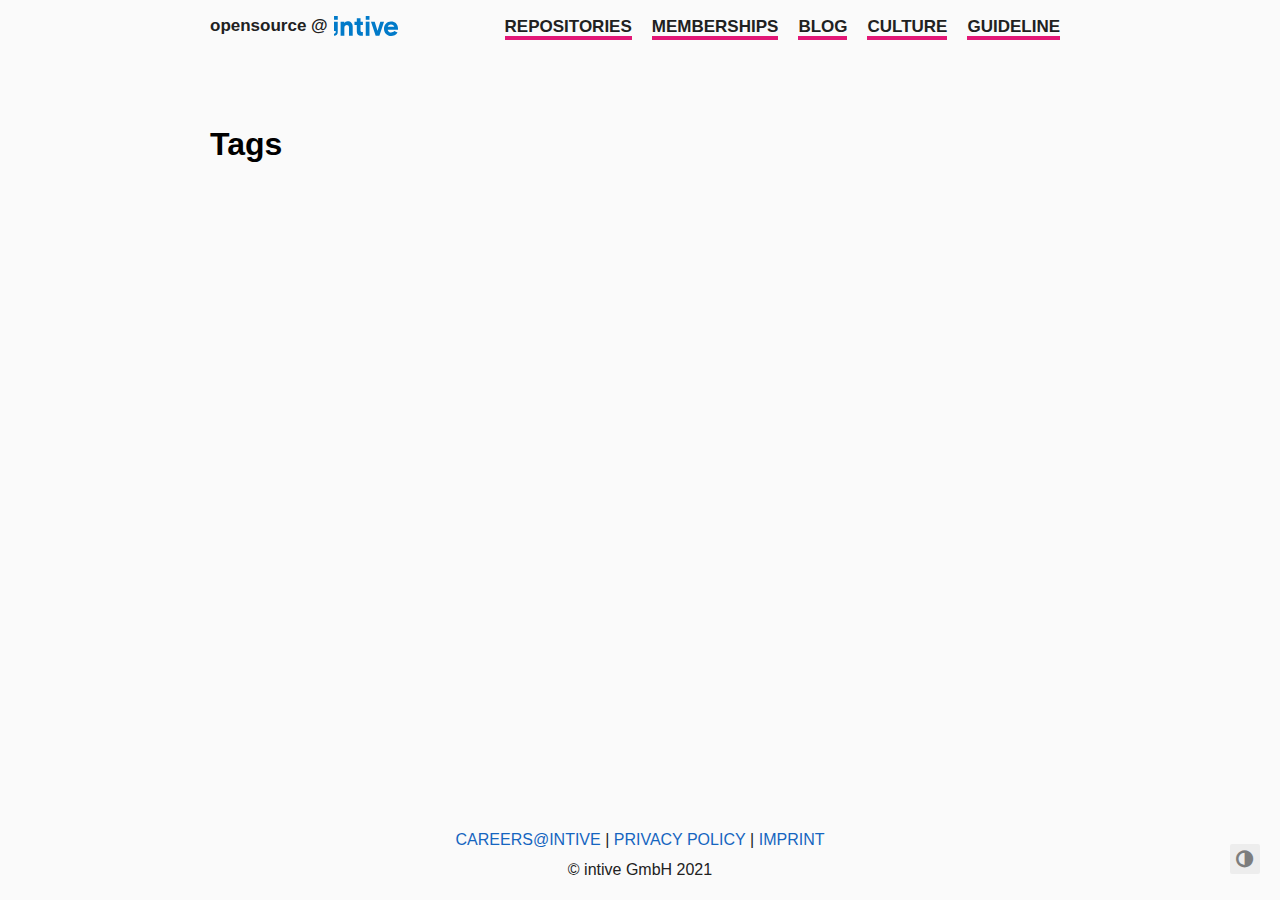
<file: tags/index.html>
<!DOCTYPE html>
<html lang="en">

  <head>
    <meta charset="utf-8">
    <meta name="viewport" content="width=device-width, initial-scale=1.0">
    <meta http-equiv="Content-Language" content="en">
    <meta name="color-scheme" content="light dark">

    

    <meta name="author" content="intive">
    <meta name="description" content="">
    <meta name="keywords" content="">

    <meta name="twitter:card" content="summary"/>
<meta name="twitter:title" content="Tags"/>
<meta name="twitter:description" content=""/>

    <meta property="og:title" content="Tags" />
<meta property="og:description" content="" />
<meta property="og:type" content="website" />
<meta property="og:url" content="https://opensource.intive.com/tags/" />



    <title>Tags · intive opensource</title>

    
      <link rel="canonical" href="https://opensource.intive.com/tags/">
    

    <link rel="preload" href="/fonts/forkawesome-webfont.woff2?v=1.2.0" as="font" type="font/woff2" crossorigin>

    
      
      
      <link rel="stylesheet" href="/css/coder.min.287576dc7926cbf522dc999f98616d058665de7edcb1a9e9caa2b0550c433c03.css" integrity="sha256-KHV23Hkmy/Ui3JmfmGFtBYZl3n7csanpyqKwVQxDPAM=" crossorigin="anonymous" media="screen" />
    

    

    
      
        
        
        <link rel="stylesheet" href="/css/coder-dark.min.aa883b9ce35a8ff4a2a5008619005175e842bb18a8a9f9cc2bbcf44dab2d91fa.css" integrity="sha256-qog7nONaj/SipQCGGQBRdehCuxioqfnMK7z0Tastkfo=" crossorigin="anonymous" media="screen" />
      
    

    

    

    <link rel="icon" type="image/png" href="/images/favicon-32x32.png" sizes="32x32">
    <link rel="icon" type="image/png" href="/images/favicon-16x16.png" sizes="16x16">

    <link rel="apple-touch-icon" href="/images/apple-touch-icon.png">
    <link rel="apple-touch-icon" sizes="180x180" href="/images/apple-touch-icon.png">

    <link rel="alternate" type="application/rss+xml" href="/tags/index.xml" title="intive opensource" />
    

    <meta name="generator" content="Hugo 0.89.0" />
  </head>

  
  
    
  
  <body class="preload-transitions colorscheme-auto"
        onload=""
  >
    
<div class="float-container">
    <a id="dark-mode-toggle" class="colorscheme-toggle">
        <i class="fa fa-adjust fa-fw" aria-hidden="true"></i>
    </a>
</div>


    <main class="wrapper">
      <nav class="navigation">
  <section class="container">
    <a style="display: flex; align-items:center; float: left" href="/">
      <span style="padding-right: 6px">opensource @</span>
      <img alt="intive logo" src="/images/intive_logo_blue.svg" height="20px">
    </a>




    
      <input type="checkbox" id="menu-toggle" />
      <label class="menu-button float-right" for="menu-toggle">
        <i class="fa fa-bars fa-fw" aria-hidden="true"></i>
      </label>
      <ul class="navigation-list">
        
          
            <li class="navigation-item">
              <a class="navigation-link" href="/repositories/">REPOSITORIES</a>
            </li>
          
            <li class="navigation-item">
              <a class="navigation-link" href="/memberships/">MEMBERSHIPS</a>
            </li>
          
            <li class="navigation-item">
              <a class="navigation-link" href="https://intive.com/insights/">BLOG</a>
            </li>
          
            <li class="navigation-item">
              <a class="navigation-link" href="https://intive.com/careers/cultureblog">CULTURE</a>
            </li>
          
            <li class="navigation-item">
              <a class="navigation-link" href="/guideline">GUIDELINE</a>
            </li>
          
        
        
      </ul>
    
  </section>
</nav>


      <div class="content">
        
  <section class="container taxonomy">
  <h1 class="title">
    <a class="title-link" href="https://opensource.intive.com/tags/">Tags</a>
  </h1>
  
  <ul>
    
    
  </ul>
</section>


      </div>

      
  <footer class="footer">

    <section class="container">
      <a href="https://intive.com/careers">Careers@intive</a>

        |
      <a href="https://intive.com/privacy-policy">Privacy Policy</a>
        |
      <a href="https://intive.com/imprint">Imprint</a>
    </section>
    <section class="container">
      
      
        ©
        
         intive  GmbH
        2021
      
      
      
    </section>
  </footer>


    </main>

    
      
      <script src="/js/coder.min.03b17769f4f91ae35667e1f2a1ca8c16f50562576cf90ff32b3179926914daa5.js" integrity="sha256-A7F3afT5GuNWZ&#43;HyocqMFvUFYlds&#43;Q/zKzF5kmkU2qU="></script>
    

    

    

    

    

    

    

    

    
  </body>

</html>
</file>
<file: css/coder-dark.min.aa883b9ce35a8ff4a2a5008619005175e842bb18a8a9f9cc2bbcf44dab2d91fa.css>
body.colorscheme-dark{color:#dadada;background-color:#212121}body.colorscheme-dark a{color:#42a5f5}body.colorscheme-dark h1,body.colorscheme-dark h2,body.colorscheme-dark h3,body.colorscheme-dark h4,body.colorscheme-dark h5,body.colorscheme-dark h6{color:#dadada}body.colorscheme-dark h1:hover .heading-link,body.colorscheme-dark h2:hover .heading-link,body.colorscheme-dark h3:hover .heading-link,body.colorscheme-dark h4:hover .heading-link,body.colorscheme-dark h5:hover .heading-link,body.colorscheme-dark h6:hover .heading-link{visibility:visible}body.colorscheme-dark h1 .heading-link,body.colorscheme-dark h2 .heading-link,body.colorscheme-dark h3 .heading-link,body.colorscheme-dark h4 .heading-link,body.colorscheme-dark h5 .heading-link,body.colorscheme-dark h6 .heading-link{color:#42a5f5;font-weight:inherit;text-decoration:none;font-size:80%;visibility:hidden}body.colorscheme-dark h1 .title-link,body.colorscheme-dark h2 .title-link,body.colorscheme-dark h3 .title-link,body.colorscheme-dark h4 .title-link,body.colorscheme-dark h5 .title-link,body.colorscheme-dark h6 .title-link{color:inherit;font-weight:inherit;text-decoration:none}body.colorscheme-dark code{background-color:#424242;color:#dadada}body.colorscheme-dark pre code{background-color:inherit;color:inherit}body.colorscheme-dark blockquote{border-left:2px solid #424242}body.colorscheme-dark table td,body.colorscheme-dark table th{border:2px solid #dadada}@media(prefers-color-scheme:dark){body.colorscheme-auto{color:#dadada;background-color:#212121}body.colorscheme-auto a{color:#42a5f5}body.colorscheme-auto h1,body.colorscheme-auto h2,body.colorscheme-auto h3,body.colorscheme-auto h4,body.colorscheme-auto h5,body.colorscheme-auto h6{color:#dadada}body.colorscheme-auto h1:hover .heading-link,body.colorscheme-auto h2:hover .heading-link,body.colorscheme-auto h3:hover .heading-link,body.colorscheme-auto h4:hover .heading-link,body.colorscheme-auto h5:hover .heading-link,body.colorscheme-auto h6:hover .heading-link{visibility:visible}body.colorscheme-auto h1 .heading-link,body.colorscheme-auto h2 .heading-link,body.colorscheme-auto h3 .heading-link,body.colorscheme-auto h4 .heading-link,body.colorscheme-auto h5 .heading-link,body.colorscheme-auto h6 .heading-link{color:#42a5f5;font-weight:inherit;text-decoration:none;font-size:80%;visibility:hidden}body.colorscheme-auto h1 .title-link,body.colorscheme-auto h2 .title-link,body.colorscheme-auto h3 .title-link,body.colorscheme-auto h4 .title-link,body.colorscheme-auto h5 .title-link,body.colorscheme-auto h6 .title-link{color:inherit;font-weight:inherit;text-decoration:none}body.colorscheme-auto code{background-color:#424242;color:#dadada}body.colorscheme-auto pre code{background-color:inherit;color:inherit}body.colorscheme-auto blockquote{border-left:2px solid #424242}body.colorscheme-auto table td,body.colorscheme-auto table th{border:2px solid #dadada}}body.colorscheme-dark .content .post .tags .tag{background-color:#424242}body.colorscheme-dark .content .post .tags .tag a{color:#dadada}body.colorscheme-dark .content .post .tags .tag a:active{color:#dadada}body.colorscheme-dark .content .list ul li .title{color:#dadada}body.colorscheme-dark .content .list ul li .title:hover,body.colorscheme-dark .content .list ul li .title:focus{color:#42a5f5}body.colorscheme-dark .content .centered .about ul li a{color:#dadada}body.colorscheme-dark .content .centered .about ul li a:hover,body.colorscheme-dark .content .centered .about ul li a:focus{color:#42a5f5}@media(prefers-color-scheme:dark){body.colorscheme-auto .content .post .tags .tag{background-color:#424242}body.colorscheme-auto .content .post .tags .tag a{color:#dadada}body.colorscheme-auto .content .post .tags .tag a:active{color:#dadada}body.colorscheme-auto .content .list ul li .title{color:#dadada}body.colorscheme-auto .content .list ul li .title:hover,body.colorscheme-auto .content .list ul li .title:focus{color:#42a5f5}body.colorscheme-auto .content .centered .about ul li a{color:#dadada}body.colorscheme-auto .content .centered .about ul li a:hover,body.colorscheme-auto .content .centered .about ul li a:focus{color:#42a5f5}}body.colorscheme-dark .notice .notice-title{border-bottom:1px solid #212121}@media(prefers-color-scheme:dark){body.colorscheme-auto .notice .notice-title{border-bottom:1px solid #212121}}body.colorscheme-dark .navigation a,body.colorscheme-dark .navigation span{color:#dadada}body.colorscheme-dark .navigation a:hover,body.colorscheme-dark .navigation a:focus{color:#42a5f5}@media only screen and (max-width:768px){body.colorscheme-dark .navigation .navigation-list{background-color:#212121;border-top:solid 2px #424242;border-bottom:solid 2px #424242}}@media only screen and (max-width:768px){body.colorscheme-dark .navigation .navigation-list .menu-separator{border-top:2px solid #dadada}}@media only screen and (max-width:768px){body.colorscheme-dark .navigation #menu-toggle:checked+label>i{color:#424242}}body.colorscheme-dark .navigation i{color:#dadada}body.colorscheme-dark .navigation i:hover,body.colorscheme-dark .navigation i:focus{color:#42a5f5}body.colorscheme-dark .navigation .menu-button i:hover,body.colorscheme-dark .navigation .menu-button i:focus{color:#dadada}@media(prefers-color-scheme:dark){body.colorscheme-auto .navigation a,body.colorscheme-auto .navigation span{color:#dadada}body.colorscheme-auto .navigation a:hover,body.colorscheme-auto .navigation a:focus{color:#42a5f5}}@media only screen and (prefers-color-scheme:dark) and (max-width:768px){body.colorscheme-auto .navigation .navigation-list{background-color:#212121;border-top:solid 2px #424242;border-bottom:solid 2px #424242}}@media only screen and (prefers-color-scheme:dark) and (max-width:768px){body.colorscheme-auto .navigation .navigation-list .menu-separator{border-top:2px solid #dadada}}@media only screen and (prefers-color-scheme:dark) and (max-width:768px){body.colorscheme-auto .navigation #menu-toggle:checked+label>i{color:#424242}}@media(prefers-color-scheme:dark){body.colorscheme-auto .navigation i{color:#dadada}body.colorscheme-auto .navigation i:hover,body.colorscheme-auto .navigation i:focus{color:#42a5f5}body.colorscheme-auto .navigation .menu-button i:hover,body.colorscheme-auto .navigation .menu-button i:focus{color:#dadada}}body.colorscheme-dark .taxonomy-element{background-color:#424242}body.colorscheme-dark .taxonomy-element a{color:#dadada}body.colorscheme-dark .taxonomy-element a:active{color:#dadada}@media(prefers-color-scheme:dark){body.colorscheme-auto .taxonomy-element{background-color:#424242}body.colorscheme-auto .taxonomy-element a{color:#dadada}body.colorscheme-auto .taxonomy-element a:active{color:#dadada}}body.colorscheme-dark .footer a{color:#42a5f5}@media(prefers-color-scheme:dark){body.colorscheme-auto .footer a{color:#42a5f5}}body.colorscheme-dark .float-container a{color:#dadada;background-color:#424242}body.colorscheme-dark .float-container a:hover,body.colorscheme-dark .float-container a:focus{color:#42a5f5}@media only screen and (max-width:768px){body.colorscheme-dark .float-container a:hover,body.colorscheme-dark .float-container a:focus{color:#dadada}}@media(prefers-color-scheme:dark){body.colorscheme-auto .float-container a{color:#dadada;background-color:#424242}body.colorscheme-auto .float-container a:hover,body.colorscheme-auto .float-container a:focus{color:#42a5f5}}@media only screen and (prefers-color-scheme:dark) and (max-width:768px){body.colorscheme-auto .float-container a:hover,body.colorscheme-auto .float-container a:focus{color:#dadada}}
</file>
<file: css/coder.min.287576dc7926cbf522dc999f98616d058665de7edcb1a9e9caa2b0550c433c03.css>
@charset "UTF-8";/*!normalize.css v8.0.1 | MIT License | github.com/necolas/normalize.css*/html{line-height:1.15;-webkit-text-size-adjust:100%}body{margin:0}main{display:block}h1{font-size:2em;margin:.67em 0}hr{box-sizing:content-box;height:0;overflow:visible}pre{font-family:monospace,monospace;font-size:1em}a{background-color:transparent;word-wrap:break-word}abbr[title]{border-bottom:none;text-decoration:underline;text-decoration:underline dotted}b,strong{font-weight:bolder}code,kbd,samp{font-family:monospace,monospace;font-size:1em}small{font-size:80%}sub,sup{font-size:75%;line-height:0;position:relative;vertical-align:baseline}sub{bottom:-.25em}sup{top:-.5em}img{border-style:none}button,input,optgroup,select,textarea{font-family:inherit;font-size:100%;line-height:1.15;margin:0}button,input{overflow:visible}button,select{text-transform:none}button,[type=button],[type=reset],[type=submit]{-webkit-appearance:button}button::-moz-focus-inner,[type=button]::-moz-focus-inner,[type=reset]::-moz-focus-inner,[type=submit]::-moz-focus-inner{border-style:none;padding:0}button:-moz-focusring,[type=button]:-moz-focusring,[type=reset]:-moz-focusring,[type=submit]:-moz-focusring{outline:1px dotted ButtonText}fieldset{padding:.35em .75em .625em}legend{box-sizing:border-box;color:inherit;display:table;max-width:100%;padding:0;white-space:normal}progress{vertical-align:baseline}textarea{overflow:auto}[type=checkbox],[type=radio]{box-sizing:border-box;padding:0}[type=number]::-webkit-inner-spin-button,[type=number]::-webkit-outer-spin-button{height:auto}[type=search]{-webkit-appearance:textfield;outline-offset:-2px}[type=search]::-webkit-search-decoration{-webkit-appearance:none}::-webkit-file-upload-button{-webkit-appearance:button;font:inherit}details{display:block}summary{display:list-item}template{display:none}[hidden]{display:none}/*!Fork Awesome 1.2.0
License - https://forkaweso.me/Fork-Awesome/license
Copyright 2018 Dave Gandy & Fork Awesome
Permission is hereby granted, free of charge, to any person obtaining a copy of this software and associated documentation files (the "Software"), to deal in the Software without restriction, including without limitation the rights to use, copy, modify, merge, publish, distribute, sublicense, and/or sell copies of the Software, and to permit persons to whom the Software is furnished to do so, subject to the following conditions:
The above copyright notice and this permission notice shall be included in all copies or substantial portions of the Software.
THE SOFTWARE IS PROVIDED "AS IS", WITHOUT WARRANTY OF ANY KIND, EXPRESS OR IMPLIED, INCLUDING BUT NOT LIMITED TO THE WARRANTIES OF MERCHANTABILITY, FITNESS FOR A PARTICULAR PURPOSE AND NONINFRINGEMENT. IN NO EVENT SHALL THE AUTHORS OR COPYRIGHT HOLDERS BE LIABLE FOR ANY CLAIM, DAMAGES OR OTHER LIABILITY, WHETHER IN AN ACTION OF CONTRACT, TORT OR OTHERWISE, ARISING FROM, OUT OF OR IN CONNECTION WITH THE SOFTWARE OR THE USE OR OTHER DEALINGS IN THE SOFTWARE.*/@font-face{font-family:forkawesome;src:url(../fonts/forkawesome-webfont.eot?v=1.2.0);src:url(../fonts/forkawesome-webfont.eot?#iefix&v=1.2.0)format("embedded-opentype"),url(../fonts/forkawesome-webfont.woff2?v=1.2.0)format("woff2"),url(../fonts/forkawesome-webfont.woff?v=1.2.0)format("woff"),url(../fonts/forkawesome-webfont.ttf?v=1.2.0)format("truetype"),url(../fonts/forkawesome-webfont.svg?v=1.2.0#forkawesomeregular)format("svg");font-weight:400;font-style:normal;font-display:block}.fa{display:inline-block;font:14px/1 ForkAwesome;font-size:inherit;text-rendering:auto;-webkit-font-smoothing:antialiased;-moz-osx-font-smoothing:grayscale}.fa-lg{font-size:1.33333333em;line-height:.75em;vertical-align:-15%}.fa-2x{font-size:2em}.fa-3x{font-size:3em}.fa-4x{font-size:4em}.fa-5x{font-size:5em}.fa-fw{width:1.28571429em;text-align:center}.fa-ul{padding-left:0;margin-left:2.14285714em;list-style-type:none}.fa-ul>li{position:relative}.fa-li{position:absolute;left:-2.14285714em;width:2.14285714em;top:.14285714em;text-align:center}.fa-li.fa-lg{left:-1.85714286em}.fa-border{padding:.2em .25em .15em;border:solid .08em #eee;border-radius:.1em}.fa-pull-left{float:left}.fa-pull-right{float:right}.fa.fa-pull-left{margin-right:.3em}.fa.fa-pull-right{margin-left:.3em}.pull-right{float:right}.pull-left{float:left}.fa.pull-left{margin-right:.3em}.fa.pull-right{margin-left:.3em}.fa-spin{-webkit-animation:fa-spin 2s infinite linear;animation:fa-spin 2s infinite linear}.fa-pulse{-webkit-animation:fa-spin 1s infinite steps(8);animation:fa-spin 1s infinite steps(8)}@-webkit-keyframes fa-spin{0%{-webkit-transform:rotate(0);transform:rotate(0)}100%{-webkit-transform:rotate(359deg);transform:rotate(359deg)}}@keyframes fa-spin{0%{-webkit-transform:rotate(0);transform:rotate(0)}100%{-webkit-transform:rotate(359deg);transform:rotate(359deg)}}.fa-rotate-90{-ms-filter:"progid:DXImageTransform.Microsoft.BasicImage(rotation=1)";-webkit-transform:rotate(90deg);-ms-transform:rotate(90deg);transform:rotate(90deg)}.fa-rotate-180{-ms-filter:"progid:DXImageTransform.Microsoft.BasicImage(rotation=2)";-webkit-transform:rotate(180deg);-ms-transform:rotate(180deg);transform:rotate(180deg)}.fa-rotate-270{-ms-filter:"progid:DXImageTransform.Microsoft.BasicImage(rotation=3)";-webkit-transform:rotate(270deg);-ms-transform:rotate(270deg);transform:rotate(270deg)}.fa-flip-horizontal{-ms-filter:"progid:DXImageTransform.Microsoft.BasicImage(rotation=0, mirror=1)";-webkit-transform:scale(-1,1);-ms-transform:scale(-1,1);transform:scale(-1,1)}.fa-flip-vertical{-ms-filter:"progid:DXImageTransform.Microsoft.BasicImage(rotation=2, mirror=1)";-webkit-transform:scale(1,-1);-ms-transform:scale(1,-1);transform:scale(1,-1)}:root .fa-rotate-90,:root .fa-rotate-180,:root .fa-rotate-270,:root .fa-flip-horizontal,:root .fa-flip-vertical{filter:none}.fa-stack{position:relative;display:inline-block;width:2em;height:2em;line-height:2em;vertical-align:middle}.fa-stack-1x,.fa-stack-2x{position:absolute;left:0;width:100%;text-align:center}.fa-stack-1x{line-height:inherit}.fa-stack-2x{font-size:2em}.fa-inverse{color:#fff}.fa-glass:before{content:"\f000"}.fa-music:before{content:"\f001"}.fa-search:before{content:"\f002"}.fa-envelope-o:before{content:"\f003"}.fa-heart:before{content:"\f004"}.fa-star:before{content:"\f005"}.fa-star-o:before{content:"\f006"}.fa-user:before{content:"\f007"}.fa-film:before{content:"\f008"}.fa-th-large:before{content:"\f009"}.fa-th:before{content:"\f00a"}.fa-th-list:before{content:"\f00b"}.fa-check:before{content:"\f00c"}.fa-remove:before,.fa-close:before,.fa-times:before{content:"\f00d"}.fa-search-plus:before{content:"\f00e"}.fa-search-minus:before{content:"\f010"}.fa-power-off:before{content:"\f011"}.fa-signal:before{content:"\f012"}.fa-gear:before,.fa-cog:before{content:"\f013"}.fa-trash-o:before{content:"\f014"}.fa-home:before{content:"\f015"}.fa-file-o:before{content:"\f016"}.fa-clock-o:before{content:"\f017"}.fa-road:before{content:"\f018"}.fa-download:before{content:"\f019"}.fa-arrow-circle-o-down:before{content:"\f01a"}.fa-arrow-circle-o-up:before{content:"\f01b"}.fa-inbox:before{content:"\f01c"}.fa-play-circle-o:before{content:"\f01d"}.fa-rotate-right:before,.fa-repeat:before{content:"\f01e"}.fa-sync:before,.fa-refresh:before{content:"\f021"}.fa-list-alt:before{content:"\f022"}.fa-lock:before{content:"\f023"}.fa-flag:before{content:"\f024"}.fa-headphones:before{content:"\f025"}.fa-volume-off:before{content:"\f026"}.fa-volume-down:before{content:"\f027"}.fa-volume-up:before{content:"\f028"}.fa-qrcode:before{content:"\f029"}.fa-barcode:before{content:"\f02a"}.fa-tag:before{content:"\f02b"}.fa-tags:before{content:"\f02c"}.fa-book:before{content:"\f02d"}.fa-bookmark:before{content:"\f02e"}.fa-print:before{content:"\f02f"}.fa-camera:before{content:"\f030"}.fa-font:before{content:"\f031"}.fa-bold:before{content:"\f032"}.fa-italic:before{content:"\f033"}.fa-text-height:before{content:"\f034"}.fa-text-width:before{content:"\f035"}.fa-align-left:before{content:"\f036"}.fa-align-center:before{content:"\f037"}.fa-align-right:before{content:"\f038"}.fa-align-justify:before{content:"\f039"}.fa-list:before{content:"\f03a"}.fa-dedent:before,.fa-outdent:before{content:"\f03b"}.fa-indent:before{content:"\f03c"}.fa-video:before,.fa-video-camera:before{content:"\f03d"}.fa-photo:before,.fa-image:before,.fa-picture-o:before{content:"\f03e"}.fa-pencil:before{content:"\f040"}.fa-map-marker:before{content:"\f041"}.fa-adjust:before{content:"\f042"}.fa-tint:before{content:"\f043"}.fa-edit:before,.fa-pencil-square-o:before{content:"\f044"}.fa-share-square-o:before{content:"\f045"}.fa-check-square-o:before{content:"\f046"}.fa-arrows:before{content:"\f047"}.fa-step-backward:before{content:"\f048"}.fa-fast-backward:before{content:"\f049"}.fa-backward:before{content:"\f04a"}.fa-play:before{content:"\f04b"}.fa-pause:before{content:"\f04c"}.fa-stop:before{content:"\f04d"}.fa-forward:before{content:"\f04e"}.fa-fast-forward:before{content:"\f050"}.fa-step-forward:before{content:"\f051"}.fa-eject:before{content:"\f052"}.fa-chevron-left:before{content:"\f053"}.fa-chevron-right:before{content:"\f054"}.fa-plus-circle:before{content:"\f055"}.fa-minus-circle:before{content:"\f056"}.fa-times-circle:before{content:"\f057"}.fa-check-circle:before{content:"\f058"}.fa-question-circle:before{content:"\f059"}.fa-info-circle:before{content:"\f05a"}.fa-crosshairs:before{content:"\f05b"}.fa-times-circle-o:before{content:"\f05c"}.fa-check-circle-o:before{content:"\f05d"}.fa-ban:before{content:"\f05e"}.fa-arrow-left:before{content:"\f060"}.fa-arrow-right:before{content:"\f061"}.fa-arrow-up:before{content:"\f062"}.fa-arrow-down:before{content:"\f063"}.fa-mail-forward:before,.fa-share:before{content:"\f064"}.fa-expand:before{content:"\f065"}.fa-compress:before{content:"\f066"}.fa-plus:before{content:"\f067"}.fa-minus:before{content:"\f068"}.fa-asterisk:before{content:"\f069"}.fa-exclamation-circle:before{content:"\f06a"}.fa-gift:before{content:"\f06b"}.fa-leaf:before{content:"\f06c"}.fa-fire:before{content:"\f06d"}.fa-eye:before{content:"\f06e"}.fa-eye-slash:before{content:"\f070"}.fa-warning:before,.fa-exclamation-triangle:before{content:"\f071"}.fa-plane:before{content:"\f072"}.fa-calendar:before{content:"\f073"}.fa-random:before{content:"\f074"}.fa-comment:before{content:"\f075"}.fa-magnet:before{content:"\f076"}.fa-chevron-up:before{content:"\f077"}.fa-chevron-down:before{content:"\f078"}.fa-retweet:before{content:"\f079"}.fa-shopping-cart:before{content:"\f07a"}.fa-folder:before{content:"\f07b"}.fa-folder-open:before{content:"\f07c"}.fa-arrows-v:before{content:"\f07d"}.fa-arrows-h:before{content:"\f07e"}.fa-bar-chart-o:before,.fa-bar-chart:before{content:"\f080"}.fa-twitter-square:before{content:"\f081"}.fa-facebook-square:before{content:"\f082"}.fa-camera-retro:before{content:"\f083"}.fa-key:before{content:"\f084"}.fa-gears:before,.fa-cogs:before{content:"\f085"}.fa-comments:before{content:"\f086"}.fa-thumbs-o-up:before{content:"\f087"}.fa-thumbs-o-down:before{content:"\f088"}.fa-star-half:before{content:"\f089"}.fa-heart-o:before{content:"\f08a"}.fa-sign-out:before{content:"\f08b"}.fa-linkedin-square:before{content:"\f08c"}.fa-thumb-tack:before{content:"\f08d"}.fa-external-link:before{content:"\f08e"}.fa-sign-in:before{content:"\f090"}.fa-trophy:before{content:"\f091"}.fa-github-square:before{content:"\f092"}.fa-upload:before{content:"\f093"}.fa-lemon-o:before{content:"\f094"}.fa-phone:before{content:"\f095"}.fa-square-o:before{content:"\f096"}.fa-bookmark-o:before{content:"\f097"}.fa-phone-square:before{content:"\f098"}.fa-twitter:before{content:"\f099"}.fa-facebook-f:before,.fa-facebook:before{content:"\f09a"}.fa-github:before{content:"\f09b"}.fa-unlock:before{content:"\f09c"}.fa-credit-card:before{content:"\f09d"}.fa-feed:before,.fa-rss:before{content:"\f09e"}.fa-hdd-o:before{content:"\f0a0"}.fa-bullhorn:before{content:"\f0a1"}.fa-bell-o:before{content:"\f0f3"}.fa-certificate:before{content:"\f0a3"}.fa-hand-o-right:before{content:"\f0a4"}.fa-hand-o-left:before{content:"\f0a5"}.fa-hand-o-up:before{content:"\f0a6"}.fa-hand-o-down:before{content:"\f0a7"}.fa-arrow-circle-left:before{content:"\f0a8"}.fa-arrow-circle-right:before{content:"\f0a9"}.fa-arrow-circle-up:before{content:"\f0aa"}.fa-arrow-circle-down:before{content:"\f0ab"}.fa-globe:before{content:"\f0ac"}.fa-globe-e:before{content:"\f304"}.fa-globe-w:before{content:"\f305"}.fa-wrench:before{content:"\f0ad"}.fa-tasks:before{content:"\f0ae"}.fa-filter:before{content:"\f0b0"}.fa-briefcase:before{content:"\f0b1"}.fa-arrows-alt:before{content:"\f0b2"}.fa-community:before,.fa-group:before,.fa-users:before{content:"\f0c0"}.fa-chain:before,.fa-link:before{content:"\f0c1"}.fa-cloud:before{content:"\f0c2"}.fa-flask:before{content:"\f0c3"}.fa-cut:before,.fa-scissors:before{content:"\f0c4"}.fa-copy:before,.fa-files-o:before{content:"\f0c5"}.fa-paperclip:before{content:"\f0c6"}.fa-save:before,.fa-floppy-o:before{content:"\f0c7"}.fa-square:before{content:"\f0c8"}.fa-navicon:before,.fa-reorder:before,.fa-bars:before{content:"\f0c9"}.fa-list-ul:before{content:"\f0ca"}.fa-list-ol:before{content:"\f0cb"}.fa-strikethrough:before{content:"\f0cc"}.fa-underline:before{content:"\f0cd"}.fa-table:before{content:"\f0ce"}.fa-magic:before{content:"\f0d0"}.fa-truck:before{content:"\f0d1"}.fa-pinterest:before{content:"\f0d2"}.fa-pinterest-square:before{content:"\f0d3"}.fa-google-plus-square:before{content:"\f0d4"}.fa-google-plus-g:before,.fa-google-plus:before{content:"\f0d5"}.fa-money:before{content:"\f0d6"}.fa-caret-down:before{content:"\f0d7"}.fa-caret-up:before{content:"\f0d8"}.fa-caret-left:before{content:"\f0d9"}.fa-caret-right:before{content:"\f0da"}.fa-columns:before{content:"\f0db"}.fa-unsorted:before,.fa-sort:before{content:"\f0dc"}.fa-sort-down:before,.fa-sort-desc:before{content:"\f0dd"}.fa-sort-up:before,.fa-sort-asc:before{content:"\f0de"}.fa-envelope:before{content:"\f0e0"}.fa-linkedin:before{content:"\f0e1"}.fa-rotate-left:before,.fa-undo:before{content:"\f0e2"}.fa-legal:before,.fa-gavel:before{content:"\f0e3"}.fa-dashboard:before,.fa-tachometer:before{content:"\f0e4"}.fa-comment-o:before{content:"\f0e5"}.fa-comments-o:before{content:"\f0e6"}.fa-flash:before,.fa-bolt:before{content:"\f0e7"}.fa-sitemap:before{content:"\f0e8"}.fa-umbrella:before{content:"\f0e9"}.fa-paste:before,.fa-clipboard:before{content:"\f0ea"}.fa-lightbulb-o:before{content:"\f0eb"}.fa-exchange:before{content:"\f0ec"}.fa-cloud-download:before{content:"\f0ed"}.fa-cloud-upload:before{content:"\f0ee"}.fa-user-md:before{content:"\f0f0"}.fa-stethoscope:before{content:"\f0f1"}.fa-suitcase:before{content:"\f0f2"}.fa-bell:before{content:"\f0a2"}.fa-coffee:before{content:"\f0f4"}.fa-utensils:before,.fa-cutlery:before{content:"\f0f5"}.fa-file-text-o:before{content:"\f0f6"}.fa-building-o:before{content:"\f0f7"}.fa-hospital-o:before{content:"\f0f8"}.fa-ambulance:before{content:"\f0f9"}.fa-medkit:before{content:"\f0fa"}.fa-fighter-jet:before{content:"\f0fb"}.fa-beer:before{content:"\f0fc"}.fa-h-square:before{content:"\f0fd"}.fa-plus-square:before{content:"\f0fe"}.fa-angle-double-left:before{content:"\f100"}.fa-angle-double-right:before{content:"\f101"}.fa-angle-double-up:before{content:"\f102"}.fa-angle-double-down:before{content:"\f103"}.fa-angle-left:before{content:"\f104"}.fa-angle-right:before{content:"\f105"}.fa-angle-up:before{content:"\f106"}.fa-angle-down:before{content:"\f107"}.fa-desktop:before{content:"\f108"}.fa-laptop:before{content:"\f109"}.fa-tablet:before{content:"\f10a"}.fa-mobile-phone:before,.fa-mobile:before{content:"\f10b"}.fa-circle-o:before{content:"\f10c"}.fa-quote-left:before{content:"\f10d"}.fa-quote-right:before{content:"\f10e"}.fa-spinner:before{content:"\f110"}.fa-circle:before{content:"\f111"}.fa-mail-reply:before,.fa-reply:before{content:"\f112"}.fa-github-alt:before{content:"\f113"}.fa-folder-o:before{content:"\f114"}.fa-folder-open-o:before{content:"\f115"}.fa-smile-o:before{content:"\f118"}.fa-frown-o:before{content:"\f119"}.fa-meh-o:before{content:"\f11a"}.fa-gamepad:before{content:"\f11b"}.fa-keyboard-o:before{content:"\f11c"}.fa-flag-o:before{content:"\f11d"}.fa-flag-checkered:before{content:"\f11e"}.fa-terminal:before{content:"\f120"}.fa-code:before{content:"\f121"}.fa-mail-reply-all:before,.fa-reply-all:before{content:"\f122"}.fa-star-half-empty:before,.fa-star-half-full:before,.fa-star-half-o:before{content:"\f123"}.fa-location-arrow:before{content:"\f124"}.fa-crop:before{content:"\f125"}.fa-code-fork:before{content:"\f126"}.fa-unlink:before,.fa-chain-broken:before{content:"\f127"}.fa-question:before{content:"\f128"}.fa-info:before{content:"\f129"}.fa-exclamation:before{content:"\f12a"}.fa-superscript:before{content:"\f12b"}.fa-subscript:before{content:"\f12c"}.fa-eraser:before{content:"\f12d"}.fa-puzzle-piece:before{content:"\f12e"}.fa-microphone:before{content:"\f130"}.fa-microphone-slash:before{content:"\f131"}.fa-shield:before{content:"\f132"}.fa-calendar-o:before{content:"\f133"}.fa-fire-extinguisher:before{content:"\f134"}.fa-rocket:before{content:"\f135"}.fa-maxcdn:before{content:"\f136"}.fa-chevron-circle-left:before{content:"\f137"}.fa-chevron-circle-right:before{content:"\f138"}.fa-chevron-circle-up:before{content:"\f139"}.fa-chevron-circle-down:before{content:"\f13a"}.fa-html5:before{content:"\f13b"}.fa-css3:before{content:"\f13c"}.fa-anchor:before{content:"\f13d"}.fa-unlock-alt:before{content:"\f13e"}.fa-bullseye:before{content:"\f140"}.fa-ellipsis-h:before{content:"\f141"}.fa-ellipsis-v:before{content:"\f142"}.fa-rss-square:before{content:"\f143"}.fa-play-circle:before{content:"\f144"}.fa-ticket:before{content:"\f145"}.fa-minus-square:before{content:"\f146"}.fa-minus-square-o:before{content:"\f147"}.fa-level-up:before{content:"\f148"}.fa-level-down:before{content:"\f149"}.fa-check-square:before{content:"\f14a"}.fa-pencil-square:before{content:"\f14b"}.fa-external-link-square:before{content:"\f14c"}.fa-share-square:before{content:"\f14d"}.fa-compass:before{content:"\f14e"}.fa-toggle-down:before,.fa-caret-square-o-down:before{content:"\f150"}.fa-toggle-up:before,.fa-caret-square-o-up:before{content:"\f151"}.fa-toggle-right:before,.fa-caret-square-o-right:before{content:"\f152"}.fa-euro:before,.fa-eur:before{content:"\f153"}.fa-pound:before,.fa-gbp:before{content:"\f154"}.fa-dollar:before,.fa-usd:before{content:"\f155"}.fa-rupee:before,.fa-inr:before{content:"\f156"}.fa-cny:before,.fa-rmb:before,.fa-yen:before,.fa-jpy:before{content:"\f157"}.fa-ruble:before,.fa-rouble:before,.fa-rub:before{content:"\f158"}.fa-won:before,.fa-krw:before{content:"\f159"}.fa-bitcoin:before,.fa-btc:before{content:"\f15a"}.fa-file:before{content:"\f15b"}.fa-file-text:before{content:"\f15c"}.fa-sort-alpha-down:before,.fa-sort-alpha-asc:before{content:"\f15d"}.fa-sort-alpha-up:before,.fa-sort-alpha-desc:before{content:"\f15e"}.fa-sort-amount-down:before,.fa-sort-amount-asc:before{content:"\f160"}.fa-sort-amount-up:before,.fa-sort-amount-desc:before{content:"\f161"}.fa-sort-numeric-down:before,.fa-sort-numeric-asc:before{content:"\f162"}.fa-sort-numeric-up:before,.fa-sort-numeric-desc:before{content:"\f163"}.fa-thumbs-up:before{content:"\f164"}.fa-thumbs-down:before{content:"\f165"}.fa-youtube-square:before{content:"\f166"}.fa-youtube:before{content:"\f167"}.fa-xing:before{content:"\f168"}.fa-xing-square:before{content:"\f169"}.fa-youtube-play:before{content:"\f16a"}.fa-dropbox:before{content:"\f16b"}.fa-stack-overflow:before{content:"\f16c"}.fa-instagram:before{content:"\f16d"}.fa-flickr:before{content:"\f16e"}.fa-adn:before{content:"\f170"}.fa-bitbucket:before{content:"\f171"}.fa-bitbucket-square:before{content:"\f172"}.fa-tumblr:before{content:"\f173"}.fa-tumblr-square:before{content:"\f174"}.fa-long-arrow-down:before{content:"\f175"}.fa-long-arrow-up:before{content:"\f176"}.fa-long-arrow-left:before{content:"\f177"}.fa-long-arrow-right:before{content:"\f178"}.fa-apple:before{content:"\f179"}.fa-windows:before{content:"\f17a"}.fa-android:before{content:"\f17b"}.fa-linux:before{content:"\f17c"}.fa-dribbble:before{content:"\f17d"}.fa-skype:before{content:"\f17e"}.fa-foursquare:before{content:"\f180"}.fa-trello:before{content:"\f181"}.fa-female:before{content:"\f182"}.fa-male:before{content:"\f183"}.fa-gittip:before,.fa-gratipay:before{content:"\f184"}.fa-sun-o:before{content:"\f185"}.fa-moon-o:before{content:"\f186"}.fa-archive:before{content:"\f187"}.fa-bug:before{content:"\f188"}.fa-vk:before{content:"\f189"}.fa-weibo:before{content:"\f18a"}.fa-renren:before{content:"\f18b"}.fa-pagelines:before{content:"\f18c"}.fa-stack-exchange:before{content:"\f18d"}.fa-arrow-circle-o-right:before{content:"\f18e"}.fa-arrow-circle-o-left:before{content:"\f190"}.fa-toggle-left:before,.fa-caret-square-o-left:before{content:"\f191"}.fa-dot-circle-o:before{content:"\f192"}.fa-wheelchair:before{content:"\f193"}.fa-vimeo-square:before{content:"\f194"}.fa-turkish-lira:before,.fa-try:before{content:"\f195"}.fa-plus-square-o:before{content:"\f196"}.fa-space-shuttle:before{content:"\f197"}.fa-slack:before{content:"\f198"}.fa-envelope-square:before{content:"\f199"}.fa-wordpress:before{content:"\f19a"}.fa-openid:before{content:"\f19b"}.fa-institution:before,.fa-bank:before,.fa-university:before{content:"\f19c"}.fa-mortar-board:before,.fa-graduation-cap:before{content:"\f19d"}.fa-yahoo:before{content:"\f19e"}.fa-google:before{content:"\f1a0"}.fa-reddit:before{content:"\f1a1"}.fa-reddit-square:before{content:"\f1a2"}.fa-stumbleupon-circle:before{content:"\f1a3"}.fa-stumbleupon:before{content:"\f1a4"}.fa-delicious:before{content:"\f1a5"}.fa-digg:before{content:"\f1a6"}.fa-drupal:before{content:"\f1a9"}.fa-joomla:before{content:"\f1aa"}.fa-language:before{content:"\f1ab"}.fa-fax:before{content:"\f1ac"}.fa-building:before{content:"\f1ad"}.fa-child:before{content:"\f1ae"}.fa-paw:before{content:"\f1b0"}.fa-utensil-spoon:before,.fa-spoon:before{content:"\f1b1"}.fa-cube:before{content:"\f1b2"}.fa-cubes:before{content:"\f1b3"}.fa-behance:before{content:"\f1b4"}.fa-behance-square:before{content:"\f1b5"}.fa-steam:before{content:"\f1b6"}.fa-steam-square:before{content:"\f1b7"}.fa-recycle:before{content:"\f1b8"}.fa-automobile:before,.fa-car:before{content:"\f1b9"}.fa-cab:before,.fa-taxi:before{content:"\f1ba"}.fa-tree:before{content:"\f1bb"}.fa-spotify:before{content:"\f1bc"}.fa-deviantart:before{content:"\f1bd"}.fa-soundcloud:before{content:"\f1be"}.fa-database:before{content:"\f1c0"}.fa-file-pdf-o:before{content:"\f1c1"}.fa-file-word-o:before{content:"\f1c2"}.fa-file-excel-o:before{content:"\f1c3"}.fa-file-powerpoint-o:before{content:"\f1c4"}.fa-file-photo-o:before,.fa-file-picture-o:before,.fa-file-image-o:before{content:"\f1c5"}.fa-file-zip-o:before,.fa-file-archive-o:before{content:"\f1c6"}.fa-file-sound-o:before,.fa-file-audio-o:before{content:"\f1c7"}.fa-file-movie-o:before,.fa-file-video-o:before{content:"\f1c8"}.fa-file-code-o:before{content:"\f1c9"}.fa-vine:before{content:"\f1ca"}.fa-codepen:before{content:"\f1cb"}.fa-jsfiddle:before{content:"\f1cc"}.fa-life-bouy:before,.fa-life-buoy:before,.fa-life-saver:before,.fa-support:before,.fa-life-ring:before{content:"\f1cd"}.fa-circle-o-notch:before{content:"\f1ce"}.fa-ra:before,.fa-resistance:before,.fa-rebel:before{content:"\f1d0"}.fa-ge:before,.fa-empire:before{content:"\f1d1"}.fa-git-square:before{content:"\f1d2"}.fa-git:before{content:"\f1d3"}.fa-y-combinator-square:before,.fa-yc-square:before,.fa-hacker-news:before{content:"\f1d4"}.fa-tencent-weibo:before{content:"\f1d5"}.fa-qq:before{content:"\f1d6"}.fa-wechat:before,.fa-weixin:before{content:"\f1d7"}.fa-send:before,.fa-paper-plane:before{content:"\f1d8"}.fa-send-o:before,.fa-paper-plane-o:before{content:"\f1d9"}.fa-history:before{content:"\f1da"}.fa-circle-thin:before{content:"\f1db"}.fa-heading:before,.fa-header:before{content:"\f1dc"}.fa-paragraph:before{content:"\f1dd"}.fa-sliders:before{content:"\f1de"}.fa-share-alt:before{content:"\f1e0"}.fa-share-alt-square:before{content:"\f1e1"}.fa-bomb:before{content:"\f1e2"}.fa-soccer-ball-o:before,.fa-futbol-o:before{content:"\f1e3"}.fa-tty:before{content:"\f1e4"}.fa-binoculars:before{content:"\f1e5"}.fa-plug:before{content:"\f1e6"}.fa-slideshare:before{content:"\f1e7"}.fa-twitch:before{content:"\f1e8"}.fa-yelp:before{content:"\f1e9"}.fa-newspaper-o:before{content:"\f1ea"}.fa-wifi:before{content:"\f1eb"}.fa-calculator:before{content:"\f1ec"}.fa-paypal:before{content:"\f1ed"}.fa-google-wallet:before{content:"\f1ee"}.fa-cc-visa:before{content:"\f1f0"}.fa-cc-mastercard:before{content:"\f1f1"}.fa-cc-discover:before{content:"\f1f2"}.fa-cc-amex:before{content:"\f1f3"}.fa-cc-paypal:before{content:"\f1f4"}.fa-cc-stripe:before{content:"\f1f5"}.fa-bell-slash:before{content:"\f1f6"}.fa-bell-slash-o:before{content:"\f1f7"}.fa-trash:before{content:"\f1f8"}.fa-copyright:before{content:"\f1f9"}.fa-at:before{content:"\f1fa"}.fa-eyedropper:before{content:"\f1fb"}.fa-paint-brush:before{content:"\f1fc"}.fa-birthday-cake:before{content:"\f1fd"}.fa-area-chart:before{content:"\f1fe"}.fa-pie-chart:before{content:"\f200"}.fa-line-chart:before{content:"\f201"}.fa-lastfm:before{content:"\f202"}.fa-lastfm-square:before{content:"\f203"}.fa-toggle-off:before{content:"\f204"}.fa-toggle-on:before{content:"\f205"}.fa-bicycle:before{content:"\f206"}.fa-bus:before{content:"\f207"}.fa-ioxhost:before{content:"\f208"}.fa-angellist:before{content:"\f209"}.fa-closed-captioning:before,.fa-cc:before{content:"\f20a"}.fa-shekel:before,.fa-sheqel:before,.fa-ils:before{content:"\f20b"}.fa-meanpath:before{content:"\f20c"}.fa-buysellads:before{content:"\f20d"}.fa-connectdevelop:before{content:"\f20e"}.fa-dashcube:before{content:"\f210"}.fa-forumbee:before{content:"\f211"}.fa-leanpub:before{content:"\f212"}.fa-sellsy:before{content:"\f213"}.fa-shirtsinbulk:before{content:"\f214"}.fa-simplybuilt:before{content:"\f215"}.fa-skyatlas:before{content:"\f216"}.fa-cart-plus:before{content:"\f217"}.fa-cart-arrow-down:before{content:"\f218"}.fa-gem:before,.fa-diamond:before{content:"\f219"}.fa-ship:before{content:"\f21a"}.fa-user-secret:before{content:"\f21b"}.fa-motorcycle:before{content:"\f21c"}.fa-street-view:before{content:"\f21d"}.fa-heartbeat:before{content:"\f21e"}.fa-venus:before{content:"\f221"}.fa-mars:before{content:"\f222"}.fa-mercury:before{content:"\f223"}.fa-intersex:before,.fa-transgender:before{content:"\f224"}.fa-transgender-alt:before{content:"\f225"}.fa-venus-double:before{content:"\f226"}.fa-mars-double:before{content:"\f227"}.fa-venus-mars:before{content:"\f228"}.fa-mars-stroke:before{content:"\f229"}.fa-mars-stroke-v:before{content:"\f22a"}.fa-mars-stroke-h:before{content:"\f22b"}.fa-neuter:before{content:"\f22c"}.fa-genderless:before{content:"\f22d"}.fa-facebook-official:before{content:"\f230"}.fa-pinterest-p:before{content:"\f231"}.fa-whatsapp:before{content:"\f232"}.fa-server:before{content:"\f233"}.fa-user-plus:before{content:"\f234"}.fa-user-times:before{content:"\f235"}.fa-hotel:before,.fa-bed:before{content:"\f236"}.fa-viacoin:before{content:"\f237"}.fa-train:before{content:"\f238"}.fa-subway:before{content:"\f239"}.fa-medium:before{content:"\f23a"}.fa-medium-square:before{content:"\f2f8"}.fa-yc:before,.fa-y-combinator:before{content:"\f23b"}.fa-optin-monster:before{content:"\f23c"}.fa-opencart:before{content:"\f23d"}.fa-expeditedssl:before{content:"\f23e"}.fa-battery-4:before,.fa-battery:before,.fa-battery-full:before{content:"\f240"}.fa-battery-3:before,.fa-battery-three-quarters:before{content:"\f241"}.fa-battery-2:before,.fa-battery-half:before{content:"\f242"}.fa-battery-1:before,.fa-battery-quarter:before{content:"\f243"}.fa-battery-0:before,.fa-battery-empty:before{content:"\f244"}.fa-mouse-pointer:before{content:"\f245"}.fa-i-cursor:before{content:"\f246"}.fa-object-group:before{content:"\f247"}.fa-object-ungroup:before{content:"\f248"}.fa-sticky-note:before{content:"\f249"}.fa-sticky-note-o:before{content:"\f24a"}.fa-cc-jcb:before{content:"\f24b"}.fa-cc-diners-club:before{content:"\f24c"}.fa-clone:before{content:"\f24d"}.fa-balance-scale:before{content:"\f24e"}.fa-hourglass-o:before{content:"\f250"}.fa-hourglass-1:before,.fa-hourglass-start:before{content:"\f251"}.fa-hourglass-2:before,.fa-hourglass-half:before{content:"\f252"}.fa-hourglass-3:before,.fa-hourglass-end:before{content:"\f253"}.fa-hourglass:before{content:"\f254"}.fa-hand-grab-o:before,.fa-hand-rock-o:before{content:"\f255"}.fa-hand-stop-o:before,.fa-hand-paper-o:before{content:"\f256"}.fa-hand-scissors-o:before{content:"\f257"}.fa-hand-lizard-o:before{content:"\f258"}.fa-hand-spock-o:before{content:"\f259"}.fa-hand-pointer-o:before{content:"\f25a"}.fa-hand-peace-o:before{content:"\f25b"}.fa-trademark:before{content:"\f25c"}.fa-registered:before{content:"\f25d"}.fa-creative-commons:before{content:"\f25e"}.fa-gg:before{content:"\f260"}.fa-gg-circle:before{content:"\f261"}.fa-tripadvisor:before{content:"\f262"}.fa-odnoklassniki:before{content:"\f263"}.fa-odnoklassniki-square:before{content:"\f264"}.fa-get-pocket:before{content:"\f265"}.fa-wikipedia-w:before{content:"\f266"}.fa-safari:before{content:"\f267"}.fa-chrome:before{content:"\f268"}.fa-firefox:before{content:"\f269"}.fa-opera:before{content:"\f26a"}.fa-internet-explorer:before{content:"\f26b"}.fa-tv:before,.fa-television:before{content:"\f26c"}.fa-contao:before{content:"\f26d"}.fa-500px:before{content:"\f26e"}.fa-amazon:before{content:"\f270"}.fa-calendar-plus-o:before{content:"\f271"}.fa-calendar-minus-o:before{content:"\f272"}.fa-calendar-times-o:before{content:"\f273"}.fa-calendar-check-o:before{content:"\f274"}.fa-industry:before{content:"\f275"}.fa-map-pin:before{content:"\f276"}.fa-map-signs:before{content:"\f277"}.fa-map-o:before{content:"\f278"}.fa-map:before{content:"\f279"}.fa-commenting:before{content:"\f27a"}.fa-commenting-o:before{content:"\f27b"}.fa-houzz:before{content:"\f27c"}.fa-vimeo-v:before,.fa-vimeo:before{content:"\f27d"}.fa-black-tie:before{content:"\f27e"}.fa-fonticons:before{content:"\f280"}.fa-reddit-alien:before{content:"\f281"}.fa-edge:before{content:"\f282"}.fa-credit-card-alt:before{content:"\f283"}.fa-codiepie:before{content:"\f284"}.fa-modx:before{content:"\f285"}.fa-fort-awesome:before{content:"\f286"}.fa-usb:before{content:"\f287"}.fa-product-hunt:before{content:"\f288"}.fa-mixcloud:before{content:"\f289"}.fa-scribd:before{content:"\f28a"}.fa-pause-circle:before{content:"\f28b"}.fa-pause-circle-o:before{content:"\f28c"}.fa-stop-circle:before{content:"\f28d"}.fa-stop-circle-o:before{content:"\f28e"}.fa-shopping-bag:before{content:"\f290"}.fa-shopping-basket:before{content:"\f291"}.fa-hashtag:before{content:"\f292"}.fa-bluetooth:before{content:"\f293"}.fa-bluetooth-b:before{content:"\f294"}.fa-percent:before{content:"\f295"}.fa-gitlab:before{content:"\f296"}.fa-wpbeginner:before{content:"\f297"}.fa-wpforms:before{content:"\f298"}.fa-envira:before{content:"\f299"}.fa-universal-access:before{content:"\f29a"}.fa-wheelchair-alt:before{content:"\f29b"}.fa-question-circle-o:before{content:"\f29c"}.fa-blind:before{content:"\f29d"}.fa-audio-description:before{content:"\f29e"}.fa-phone-volume:before,.fa-volume-control-phone:before{content:"\f2a0"}.fa-braille:before{content:"\f2a1"}.fa-assistive-listening-systems:before{content:"\f2a2"}.fa-asl-interpreting:before,.fa-american-sign-language-interpreting:before{content:"\f2a3"}.fa-deafness:before,.fa-hard-of-hearing:before,.fa-deaf:before{content:"\f2a4"}.fa-glide:before{content:"\f2a5"}.fa-glide-g:before{content:"\f2a6"}.fa-signing:before,.fa-sign-language:before{content:"\f2a7"}.fa-low-vision:before{content:"\f2a8"}.fa-viadeo:before{content:"\f2a9"}.fa-viadeo-square:before{content:"\f2aa"}.fa-snapchat:before{content:"\f2ab"}.fa-snapchat-ghost:before{content:"\f2ac"}.fa-snapchat-square:before{content:"\f2ad"}.fa-first-order:before{content:"\f2b0"}.fa-yoast:before{content:"\f2b1"}.fa-themeisle:before{content:"\f2b2"}.fa-google-plus-circle:before,.fa-google-plus-official:before{content:"\f2b3"}.fa-fa:before,.fa-font-awesome:before{content:"\f2b4"}.fa-handshake-o:before{content:"\f2b5"}.fa-envelope-open:before{content:"\f2b6"}.fa-envelope-open-o:before{content:"\f2b7"}.fa-linode:before{content:"\f2b8"}.fa-address-book:before{content:"\f2b9"}.fa-address-book-o:before{content:"\f2ba"}.fa-vcard:before,.fa-address-card:before{content:"\f2bb"}.fa-vcard-o:before,.fa-address-card-o:before{content:"\f2bc"}.fa-user-circle:before{content:"\f2bd"}.fa-user-circle-o:before{content:"\f2be"}.fa-user-o:before{content:"\f2c0"}.fa-id-badge:before{content:"\f2c1"}.fa-drivers-license:before,.fa-id-card:before{content:"\f2c2"}.fa-drivers-license-o:before,.fa-id-card-o:before{content:"\f2c3"}.fa-quora:before{content:"\f2c4"}.fa-free-code-camp:before{content:"\f2c5"}.fa-telegram:before{content:"\f2c6"}.fa-thermometer-4:before,.fa-thermometer:before,.fa-thermometer-full:before{content:"\f2c7"}.fa-thermometer-3:before,.fa-thermometer-three-quarters:before{content:"\f2c8"}.fa-thermometer-2:before,.fa-thermometer-half:before{content:"\f2c9"}.fa-thermometer-1:before,.fa-thermometer-quarter:before{content:"\f2ca"}.fa-thermometer-0:before,.fa-thermometer-empty:before{content:"\f2cb"}.fa-shower:before{content:"\f2cc"}.fa-bathtub:before,.fa-s15:before,.fa-bath:before{content:"\f2cd"}.fa-podcast:before{content:"\f2ce"}.fa-window-maximize:before{content:"\f2d0"}.fa-window-minimize:before{content:"\f2d1"}.fa-window-restore:before{content:"\f2d2"}.fa-times-rectangle:before,.fa-window-close:before{content:"\f2d3"}.fa-times-rectangle-o:before,.fa-window-close-o:before{content:"\f2d4"}.fa-bandcamp:before{content:"\f2d5"}.fa-grav:before{content:"\f2d6"}.fa-etsy:before{content:"\f2d7"}.fa-imdb:before{content:"\f2d8"}.fa-ravelry:before{content:"\f2d9"}.fa-eercast:before{content:"\f2da"}.fa-microchip:before{content:"\f2db"}.fa-snowflake-o:before{content:"\f2dc"}.fa-superpowers:before{content:"\f2dd"}.fa-wpexplorer:before{content:"\f2de"}.fa-meetup:before{content:"\f2e0"}.fa-mastodon:before{content:"\f2e1"}.fa-mastodon-alt:before{content:"\f2e2"}.fa-fork-circle:before,.fa-fork-awesome:before{content:"\f2e3"}.fa-peertube:before{content:"\f2e4"}.fa-diaspora:before{content:"\f2e5"}.fa-friendica:before{content:"\f2e6"}.fa-gnu-social:before{content:"\f2e7"}.fa-liberapay-square:before{content:"\f2e8"}.fa-liberapay:before{content:"\f2e9"}.fa-ssb:before,.fa-scuttlebutt:before{content:"\f2ea"}.fa-hubzilla:before{content:"\f2eb"}.fa-social-home:before{content:"\f2ec"}.fa-artstation:before{content:"\f2ed"}.fa-discord:before{content:"\f2ee"}.fa-discord-alt:before{content:"\f2ef"}.fa-patreon:before{content:"\f2f0"}.fa-snowdrift:before{content:"\f2f1"}.fa-activitypub:before{content:"\f2f2"}.fa-ethereum:before{content:"\f2f3"}.fa-keybase:before{content:"\f2f4"}.fa-shaarli:before{content:"\f2f5"}.fa-shaarli-o:before{content:"\f2f6"}.fa-cut-key:before,.fa-key-modern:before{content:"\f2f7"}.fa-xmpp:before{content:"\f2f9"}.fa-archive-org:before{content:"\f2fc"}.fa-freedombox:before{content:"\f2fd"}.fa-facebook-messenger:before{content:"\f2fe"}.fa-debian:before{content:"\f2ff"}.fa-mastodon-square:before{content:"\f300"}.fa-tipeee:before{content:"\f301"}.fa-react:before{content:"\f302"}.fa-dogmazic:before{content:"\f303"}.fa-zotero:before{content:"\f309"}.fa-nodejs:before{content:"\f308"}.fa-nextcloud:before{content:"\f306"}.fa-nextcloud-square:before{content:"\f307"}.fa-hackaday:before{content:"\f30a"}.fa-laravel:before{content:"\f30b"}.fa-signalapp:before{content:"\f30c"}.fa-gnupg:before{content:"\f30d"}.fa-php:before{content:"\f30e"}.fa-ffmpeg:before{content:"\f30f"}.fa-joplin:before{content:"\f310"}.fa-syncthing:before{content:"\f311"}.fa-inkscape:before{content:"\f312"}.fa-matrix-org:before{content:"\f313"}.fa-pixelfed:before{content:"\f314"}.fa-bootstrap:before{content:"\f315"}.fa-dev-to:before{content:"\f316"}.fa-hashnode:before{content:"\f317"}.fa-jirafeau:before{content:"\f318"}.fa-emby:before{content:"\f319"}.fa-wikidata:before{content:"\f31a"}.fa-gimp:before{content:"\f31b"}.fa-c:before{content:"\f31c"}.fa-digitalocean:before{content:"\f31d"}.fa-att:before{content:"\f31e"}.fa-gitea:before{content:"\f31f"}.fa-file-epub:before{content:"\f321"}.fa-python:before{content:"\f322"}.fa-archlinux:before{content:"\f323"}.fa-pleroma:before{content:"\f324"}.fa-unsplash:before{content:"\f325"}.fa-hackster:before{content:"\f326"}.fa-spell-check:before{content:"\f327"}.fa-moon:before{content:"\f328"}.fa-sun:before{content:"\f329"}.fa-f-droid:before{content:"\f32a"}.fa-biometric:before{content:"\f32b"}.fa-wire:before{content:"\f32c"}.fa-tor-onion:before{content:"\f32e"}.fa-volume-mute:before{content:"\f32f"}.fa-bell-ringing:before{content:"\f32d"}.fa-bell-ringing-o:before{content:"\f330"}.fa-hal:before{content:"\f333"}.fa-jupyter:before{content:"\f335"}.fa-julia:before{content:"\f334"}.fa-classicpress:before{content:"\f331"}.fa-classicpress-circle:before{content:"\f332"}.fa-open-collective:before{content:"\f336"}.fa-orcid:before{content:"\f337"}.fa-researchgate:before{content:"\f338"}.fa-funkwhale:before{content:"\f339"}.fa-askfm:before{content:"\f33a"}.fa-blockstack:before{content:"\f33b"}.fa-boardgamegeek:before{content:"\f33c"}.fa-bunny:before{content:"\f35f"}.fa-buymeacoffee:before{content:"\f33d"}.fa-cc-by:before{content:"\f33e"}.fa-creative-commons-alt:before,.fa-cc-cc:before{content:"\f33f"}.fa-cc-nc-eu:before{content:"\f341"}.fa-cc-nc-jp:before{content:"\f342"}.fa-cc-nc:before{content:"\f340"}.fa-cc-nd:before{content:"\f343"}.fa-cc-pd:before{content:"\f344"}.fa-cc-remix:before{content:"\f345"}.fa-cc-sa:before{content:"\f346"}.fa-cc-share:before{content:"\f347"}.fa-cc-zero:before{content:"\f348"}.fa-conway-hacker:before,.fa-conway-glider:before{content:"\f349"}.fa-csharp:before{content:"\f34a"}.fa-email-bulk:before{content:"\f34b"}.fa-email-bulk-o:before{content:"\f34c"}.fa-gnu:before{content:"\f34d"}.fa-google-play:before{content:"\f34e"}.fa-heroku:before{content:"\f34f"}.fa-hassio:before,.fa-home-assistant:before{content:"\f350"}.fa-java:before{content:"\f351"}.fa-mariadb:before{content:"\f352"}.fa-markdown:before{content:"\f353"}.fa-mysql:before{content:"\f354"}.fa-nordcast:before{content:"\f355"}.fa-plume:before{content:"\f356"}.fa-postgresql:before{content:"\f357"}.fa-sass-alt:before{content:"\f359"}.fa-sass:before{content:"\f358"}.fa-skate:before{content:"\f35a"}.fa-sketchfab:before{content:"\f35b"}.fa-tex:before{content:"\f35c"}.fa-textpattern:before{content:"\f35d"}.fa-unity:before{content:"\f35e"}.sr-only{position:absolute;width:1px;height:1px;padding:0;margin:-1px;overflow:hidden;clip:rect(0,0,0,0);border:0}.sr-only-focusable:active,.sr-only-focusable:focus{position:static;width:auto;height:auto;margin:0;overflow:visible;clip:auto}*,*:after,*:before{box-sizing:inherit}html{box-sizing:border-box;font-size:62.5%}body{color:#212121;background-color:#fafafa;font-family:-apple-system,BlinkMacSystemFont,segoe ui,Roboto,Oxygen-Sans,Ubuntu,Cantarell,helvetica neue,Helvetica,pingfang sc,STXihei,华文细黑,microsoft yahei,微软雅黑,SimSun,宋体,Heiti,黑体,sans-serif;font-size:1.8em;font-weight:400;line-height:1.8em}@media only screen and (max-width:768px){body{font-size:1.6em;line-height:1.6em}}a{font-weight:500;color:#1565c0;text-decoration:none;transition:all .25s ease-in}a:focus,a:hover{text-decoration:underline}p{margin:2rem 0}h1,h2,h3,h4,h5,h6{font-family:-apple-system,BlinkMacSystemFont,segoe ui,Roboto,Oxygen-Sans,Ubuntu,Cantarell,helvetica neue,Helvetica,pingfang sc,STXihei,华文细黑,microsoft yahei,微软雅黑,SimSun,宋体,Heiti,黑体,sans-serif;font-weight:600;color:#000;margin:4rem 0 2.5rem}h1:hover .heading-link,h2:hover .heading-link,h3:hover .heading-link,h4:hover .heading-link,h5:hover .heading-link,h6:hover .heading-link{visibility:visible}h1 .heading-link,h2 .heading-link,h3 .heading-link,h4 .heading-link,h5 .heading-link,h6 .heading-link{color:#1565c0;font-weight:inherit;text-decoration:none;font-size:80%;visibility:hidden}h1 .title-link,h2 .title-link,h3 .title-link,h4 .title-link,h5 .title-link,h6 .title-link{color:inherit;font-weight:inherit;text-decoration:none}h1{font-size:3.2rem;line-height:3.6rem}@media only screen and (max-width:768px){h1{font-size:3rem;line-height:3.4rem}}h2{font-size:2.8rem;line-height:3.2rem}@media only screen and (max-width:768px){h2{font-size:2.6rem;line-height:3rem}}h3{font-size:2.4rem;line-height:2.8rem}@media only screen and (max-width:768px){h3{font-size:2.2rem;line-height:2.6rem}}h4{font-size:2.2rem;line-height:2.6rem}@media only screen and (max-width:768px){h4{font-size:2rem;line-height:2.4rem}}h5{font-size:2rem;line-height:2.4rem}@media only screen and (max-width:768px){h5{font-size:1.8rem;line-height:2.2rem}}h6{font-size:1.8rem;line-height:2.2rem}@media only screen and (max-width:768px){h6{font-size:1.6rem;line-height:2rem}}b,strong{font-weight:700}.highlight>div,.highlight>pre{margin:0 0 2rem;padding:1rem;border-radius:1rem}pre{display:block;font-family:SFMono-Regular,Consolas,Liberation Mono,Menlo,monospace;font-size:1.6rem;font-weight:400;line-height:2.6rem;overflow-x:auto;margin:0}pre code{display:inline-block;background-color:inherit;color:inherit}code{font-family:SFMono-Regular,Consolas,Liberation Mono,Menlo,monospace;font-size:1.6rem;font-weight:400;background-color:#e0e0e0;color:#212121;border-radius:.6rem;padding:.3rem .6rem}blockquote{border-left:2px solid #e0e0e0;padding-left:2rem;line-height:2.2rem;font-weight:400;font-style:italic}th,td{padding:1.6rem}table{border-collapse:collapse}table td,table th{border:2px solid #000}table tr:first-child th{border-top:0}table tr:last-child td{border-bottom:0}table tr td:first-child,table tr th:first-child{border-left:0}table tr td:last-child,table tr th:last-child{border-right:0}img{max-width:100%}figure{text-align:center}.preload-transitions *{-webkit-transition:none!important;-moz-transition:none!important;-ms-transition:none!important;-o-transition:none!important;transition:none!important}.wrapper{display:flex;flex-direction:column;min-height:100vh;width:100%}.container{margin:1rem auto;max-width:90rem;width:100%;padding-left:2rem;padding-right:2rem}.fab{font-weight:400}.fas{font-weight:700}.float-right{float:right}.float-left{float:left}.fab{font-weight:400}.fas{font-weight:900}img.emoji{height:1em;width:1em;margin:0 .05em 0 .1em;vertical-align:-.1em}.content{flex:1;display:flex;margin-top:1.6rem;margin-bottom:3.2rem}.content article details summary{cursor:pointer}.content article header{margin-top:6.4rem;margin-bottom:3.2rem}.content article header h1{font-size:4.2rem;line-height:4.6rem;margin:0}@media only screen and (max-width:768px){.content article header h1{font-size:4rem;line-height:4.4rem}}.content article footer{margin-top:4rem}.content article footer .see-also{margin:3.2rem 0}.content article footer .see-also h3{margin:3.2rem 0}.content article p{text-align:justify;text-justify:auto;hyphens:auto}.content .post .post-title{margin-bottom:.75em}.content .post .post-meta i{text-align:center;width:1.6rem;margin-left:0;margin-right:.5rem}.content .post .post-meta .date .posted-on{margin-left:0;margin-right:1.5rem}.content .post .post-meta .tags .tag{display:inline-block;padding:.3rem .6rem;background-color:#e0e0e0;border-radius:.6rem;line-height:1.4em}.content .post .post-meta .tags .tag a{color:#212121}.content .post .post-meta .tags .tag a:active{color:#212121}.content figure{margin:0;padding:0}.content figcaption p{text-align:center;font-style:italic;font-size:1.6rem;margin:0}.avatar img{width:20rem;height:auto;border-radius:50%}@media only screen and (max-width:768px){.avatar img{width:10rem}}.list ul{margin:3.2rem 0;list-style:none;padding:0}.list ul li{font-size:1.8rem}@media only screen and (max-width:768px){.list ul li{margin:1.6rem 0}}.list ul li .date{display:inline-block;flex:1;width:20rem;text-align:right;margin-right:3rem}@media only screen and (max-width:768px){.list ul li .date{display:block;text-align:left}}.list ul li .title{font-size:1.8rem;flex:2;color:#212121;font-family:-apple-system,BlinkMacSystemFont,segoe ui,Roboto,Oxygen-Sans,Ubuntu,Cantarell,helvetica neue,Helvetica,pingfang sc,STXihei,华文细黑,microsoft yahei,微软雅黑,SimSun,宋体,Heiti,黑体,sans-serif;font-weight:700}.list ul li .title:hover,.list ul li .title:focus{color:#1565c0}@media only screen and (min-width:768.1px){.list ul:not(.pagination) li{display:flex}}.centered{display:flex;align-items:center;justify-content:center}.centered .about{text-align:center}.centered .about h1{margin-top:2rem;margin-bottom:.5rem}.centered .about h2{margin-top:1rem;margin-bottom:.5rem;font-size:2.4rem}@media only screen and (max-width:768px){.centered .about h2{font-size:2rem}}.centered .about ul{list-style:none;margin:3rem 0 1rem;padding:0}.centered .about ul li{display:inline-block;position:relative}.centered .about ul li a{color:#212121;text-transform:uppercase;margin-left:1rem;margin-right:1rem;font-size:1.6rem}.centered .about ul li a:hover,.centered .about ul li a:focus{color:#1565c0}@media only screen and (max-width:768px){.centered .about ul li a{font-size:1.4rem}}.centered .about ul li a i{font-size:3.2rem}.centered .error{text-align:center}.centered .error h1{margin-top:2rem;margin-bottom:.5rem;font-size:4.6rem}@media only screen and (max-width:768px){.centered .error h1{font-size:3.2rem}}.centered .error h2{margin-top:2rem;margin-bottom:3.2rem;font-size:3.2rem}@media only screen and (max-width:768px){.centered .error h2{font-size:2.8rem}}.notice{border-radius:.2rem;position:relative;margin:2rem 0;padding:0 .75rem;overflow:auto}.notice .notice-title{position:relative;font-weight:700;margin:0 -.75rem;padding:.2rem 3.5rem;border-bottom:1px solid #fafafa}.notice .notice-title i{position:absolute;top:50%;left:1.8rem;transform:translate(-50%,-50%)}.notice .notice-content{display:block;margin:2rem}.notice.note{background-color:#7e57c21a}.notice.note .notice-title{background-color:#673ab71a}.notice.note .notice-title i{color:#5e35b1}.notice.tip{background-color:#26a69a1a}.notice.tip .notice-title{background-color:#0096881a}.notice.tip .notice-title i{color:#00897b}.notice.example{background-color:#8d6e631a}.notice.example .notice-title{background-color:#7955481a}.notice.example .notice-title i{color:#6d4c41}.notice.question{background-color:#9ccc651a}.notice.question .notice-title{background-color:#8bc34a1a}.notice.question .notice-title i{color:#7cb342}.notice.info{background-color:#42a5f51a}.notice.info .notice-title{background-color:#2196f31a}.notice.info .notice-title i{color:#1e88e5}.notice.warning{background-color:#ffca281a}.notice.warning .notice-title{background-color:#ffc1071a}.notice.warning .notice-title i{color:#ffb300}.notice.error{background-color:#ef53501a}.notice.error .notice-title{background-color:#f443361a}.notice.error .notice-title i{color:#e53935}.navigation{height:6rem;width:100%}.navigation a,.navigation span{display:inline;font-size:1.7rem;font-family:-apple-system,BlinkMacSystemFont,segoe ui,Roboto,Oxygen-Sans,Ubuntu,Cantarell,helvetica neue,Helvetica,pingfang sc,STXihei,华文细黑,microsoft yahei,微软雅黑,SimSun,宋体,Heiti,黑体,sans-serif;font-weight:600;color:#212121}.navigation a:hover,.navigation a:focus{color:#1565c0}.navigation .navigation-title{letter-spacing:.1rem;text-transform:uppercase}.navigation .navigation-list{float:right;list-style:none;margin-bottom:0;margin-top:0}@media only screen and (max-width:768px){.navigation .navigation-list{position:relative;top:2rem;right:0;z-index:5;visibility:hidden;opacity:0;padding:0;max-height:0;width:100%;background-color:#fafafa;border-top:solid 2px #e0e0e0;border-bottom:solid 2px #e0e0e0;transition:opacity .25s,max-height .15s linear}}.navigation .navigation-list .navigation-link{border-bottom:4px solid #e21776}.navigation .navigation-list .navigation-item a:link{text-decoration:none}.navigation .navigation-list .navigation-item a:visited{text-decoration:none}.navigation .navigation-list .navigation-item a:hover{text-decoration:none;color:#e21776}.navigation .navigation-list .navigation-item a:active{text-decoration:none}.navigation .navigation-list .navigation-item a:focus{background-color:#ff0}.navigation .navigation-list .navigation-item{float:left;margin:0;position:relative}@media only screen and (max-width:768px){.navigation .navigation-list .navigation-item{float:none!important;text-align:center}.navigation .navigation-list .navigation-item a,.navigation .navigation-list .navigation-item span{line-height:5rem}}.navigation .navigation-list .navigation-item a,.navigation .navigation-list .navigation-item span{margin-left:1rem;margin-right:1rem}@media only screen and (max-width:768px){.navigation .navigation-list .separator{display:none}}@media only screen and (max-width:768px){.navigation .navigation-list .menu-separator{border-top:2px solid #212121;margin:0 8rem}.navigation .navigation-list .menu-separator span{display:none}}.navigation #dark-mode-toggle{margin:1.7rem 0;font-size:2.4rem;line-height:inherit;bottom:2rem;left:2rem;z-index:100;position:fixed}.navigation #menu-toggle{display:none}@media only screen and (max-width:768px){.navigation #menu-toggle:checked+label>i{color:#e0e0e0}.navigation #menu-toggle:checked+label+ul{visibility:visible;opacity:1;max-height:100rem}}.navigation .menu-button{display:none}@media only screen and (max-width:768px){.navigation .menu-button{position:relative;display:block;font-size:2.4rem;font-weight:400}}.navigation .menu-button i:hover,.navigation .menu-button i:focus{color:#000}.navigation i{color:#212121;cursor:pointer}.navigation i:hover,.navigation i:focus{color:#1565c0}.pagination{margin-top:6rem;text-align:center;font-family:-apple-system,BlinkMacSystemFont,segoe ui,Roboto,Oxygen-Sans,Ubuntu,Cantarell,helvetica neue,Helvetica,pingfang sc,STXihei,华文细黑,microsoft yahei,微软雅黑,SimSun,宋体,Heiti,黑体,sans-serif}.pagination li{display:inline;text-align:center;font-weight:700}.pagination li span{margin:0;text-align:center;width:3.2rem}.pagination li a{font-weight:300}.pagination li a span{margin:0;text-align:center;width:3.2rem}.taxonomy li{display:inline-block;margin:.9rem}.taxonomy .taxonomy-element{display:block;padding:.3rem .9rem;background-color:#e0e0e0;border-radius:.6rem}.taxonomy .taxonomy-element a{color:#212121}.taxonomy .taxonomy-element a:active{color:#212121}.footer{width:100%;text-align:center;font-size:1.6rem;line-height:2rem;margin-bottom:1rem}.footer a{color:#1565c0;text-transform:uppercase}.float-container{bottom:2rem;right:2rem;z-index:100;position:fixed;font-size:1.6em}.float-container a{position:relative;display:inline-block;width:3rem;height:3rem;font-size:2rem;color:#000;background-color:#e0e0e0;border-radius:.2rem;opacity:50%;transition:all .25s ease-in}.float-container a:hover,.float-container a:focus{color:#1565c0;opacity:100%}@media only screen and (max-width:768px){.float-container a:hover,.float-container a:focus{color:#000;opacity:50%}}.float-container a i{position:absolute;top:50%;left:50%;transform:translate(-50%,-50%)}.repo-gird{display:grid;grid-template-columns:repeat(auto-fit,minmax(300px,1fr));gap:2rem;grid-auto-rows:minmax(100px,auto);align-items:stretch}.repo-card{box-shadow:0 4px 8px rgba(0,0,0,.2);transition:.3s;padding:1em}.repo-card h4{margin:25px 0}.repo-card .links{display:inline-block;align-self:flex-end;float:right}@media(prefers-color-scheme:dark){html{background:pink;color:#fff}}.repo-card:hover{box-shadow:0 8px 16px rgba(0,0,0,.2)}.language-indicator{height:5px}body.colorscheme-dark .repo-card{border:1px solid #444;box-shadow:none}
</file>
